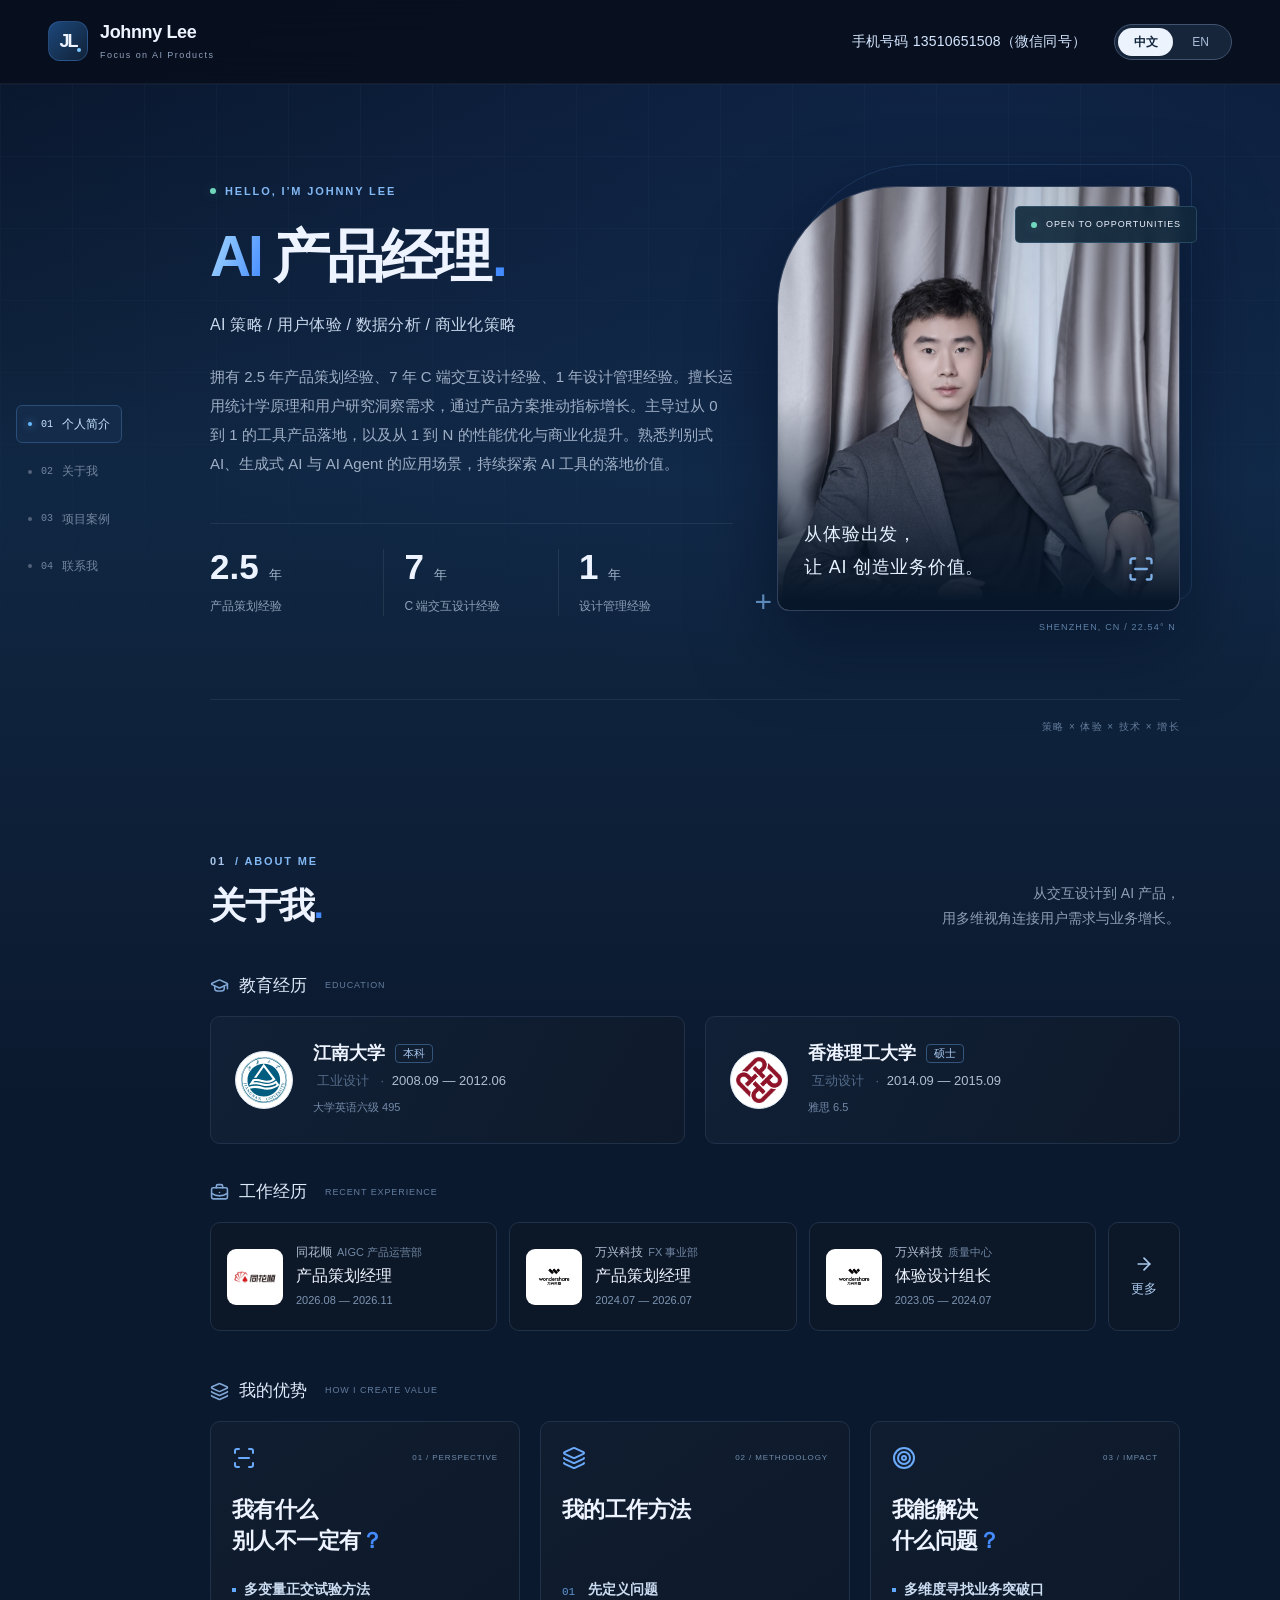
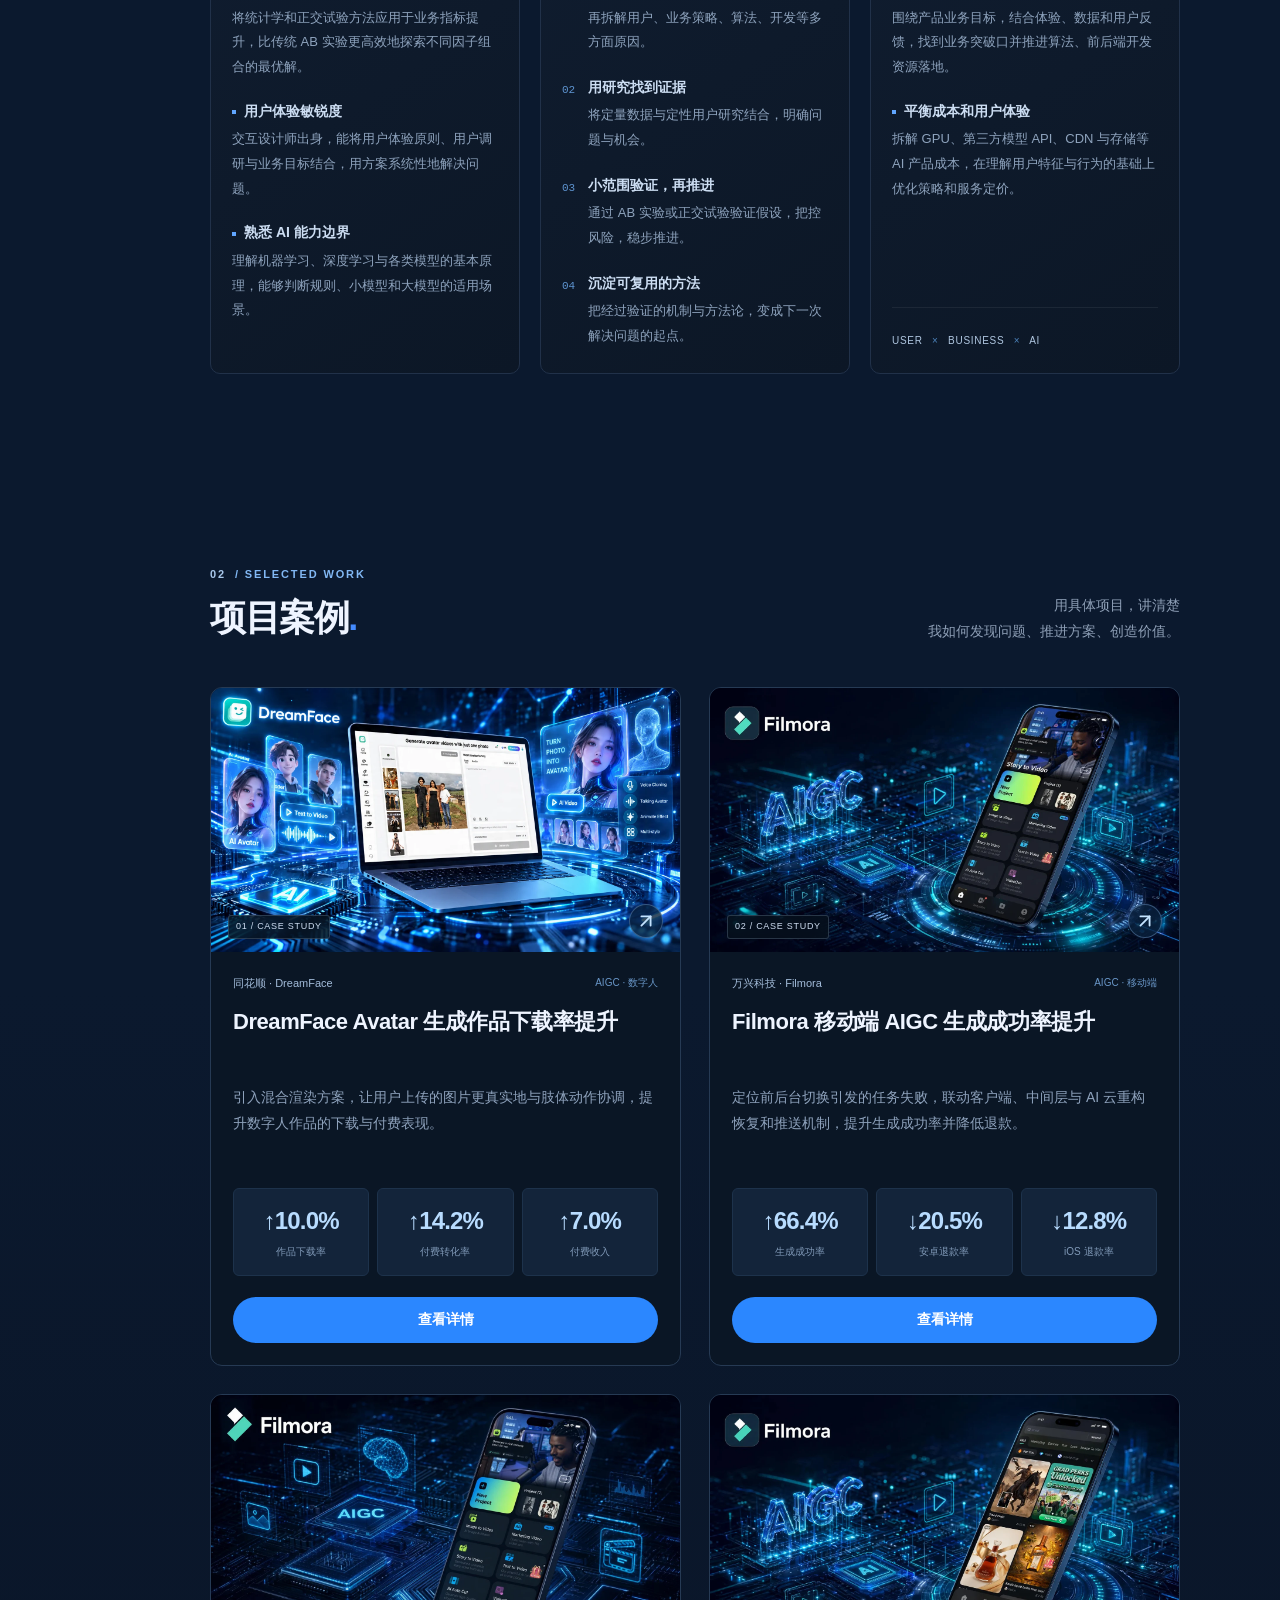
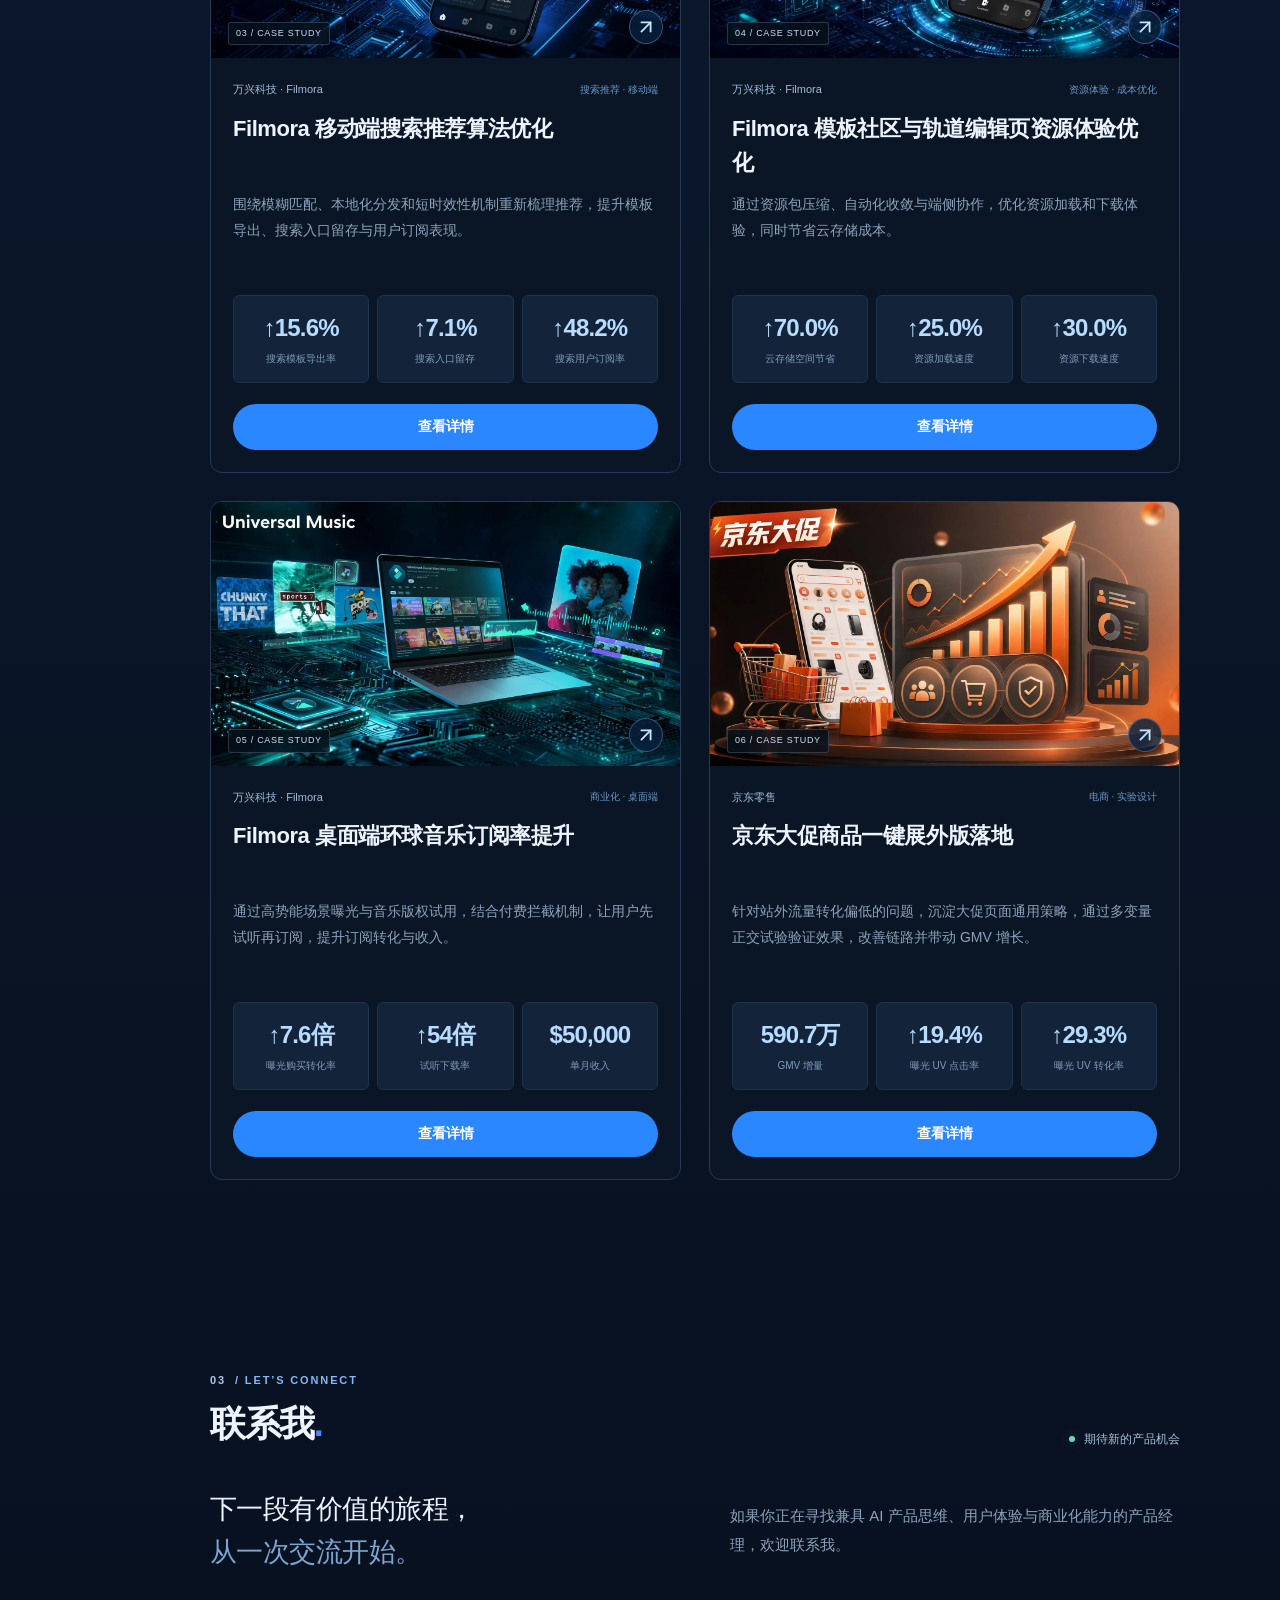
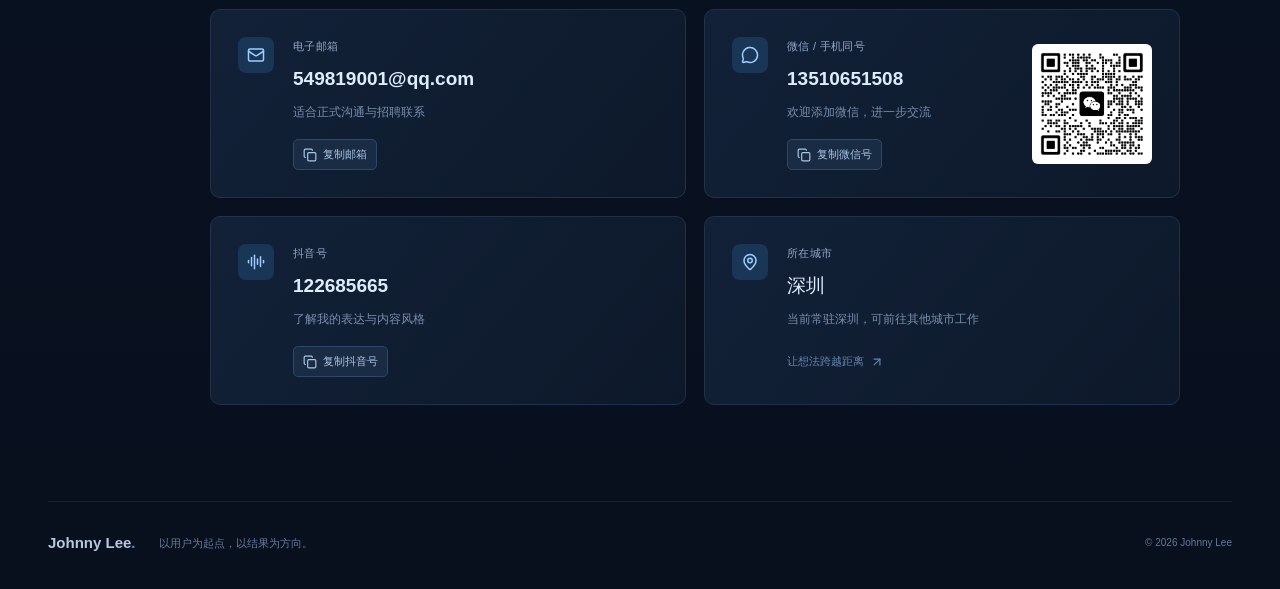
<file: index.html>
<!DOCTYPE html><html lang="zh-CN"><head><meta charSet="utf-8"/><meta name="viewport" content="width=device-width, initial-scale=1"/><title>Johnny Lee · AI 产品经理 | 个人履历与项目案例</title><meta name="description" content="Johnny Lee 的个人网站：AI 产品策略、用户体验、数据分析与商业化。了解工作经历、六个精选项目及联系方式。"/>
<link rel="stylesheet" href="style.css"><link rel="icon" href="favicon.svg"></head><body class="antialiased"><div class="home-page"><a href="#main" class="skip-link"><span class="language-zh" lang="zh-CN">跳到主要内容</span><span class="language-en" lang="en">Skip to main content</span></a><header class="site-header"><div class="header-inner"><a href="index.html" class="brand" aria-label="Johnny Lee"><span class="brand-mark">JL<span></span></span><span>Johnny Lee<small>Focus on AI Products</small></span></a><div class="header-right"><a class="header-phone" href="tel:13510651508"><span class="language-zh" lang="zh-CN">手机号码</span><span class="language-en" lang="en">Phone</span> <!-- -->13510651508<span class="language-zh" lang="zh-CN">（微信同号）</span><span class="language-en" lang="en"> (also on WeChat)</span></a><div class="language-switch" role="group" aria-label="Language"><button type="button" data-language="zh" class="active" aria-pressed="true">中文</button><button type="button" data-language="en" aria-pressed="false">EN</button></div></div></div></header><nav class="section-nav" aria-label="快速定位" data-label-zh="快速定位" data-label-en="Page navigation"><a href="#intro" class="active" aria-current="location"><span class="nav-indicator"></span><span class="nav-index">0<!-- -->1</span><span><span class="language-zh" lang="zh-CN">个人简介</span><span class="language-en" lang="en">Introduction</span></span></a><a href="#about" class=""><span class="nav-indicator"></span><span class="nav-index">0<!-- -->2</span><span><span class="language-zh" lang="zh-CN">关于我</span><span class="language-en" lang="en">About</span></span></a><a href="#projects" class=""><span class="nav-indicator"></span><span class="nav-index">0<!-- -->3</span><span><span class="language-zh" lang="zh-CN">项目案例</span><span class="language-en" lang="en">Projects</span></span></a><a href="#contact" class=""><span class="nav-indicator"></span><span class="nav-index">0<!-- -->4</span><span><span class="language-zh" lang="zh-CN">联系我</span><span class="language-en" lang="en">Contact</span></span></a></nav><main id="main"><section id="intro" class="hero"><div class="hero-grid" aria-hidden="true"></div><div class="container hero-inner"><div class="hero-copy"><p class="eyebrow"><span class="status-dot"></span> HELLO, I’M JOHNNY LEE</p><h1><span class="gradient-text">AI</span> <span class="language-zh" lang="zh-CN">产品经理</span><span class="language-en" lang="en">Product Manager</span><span class="headline-dot">.</span></h1><p class="hero-tagline"><span class="language-zh" lang="zh-CN">AI 策略 / 用户体验 / 数据分析 / 商业化策略</span><span class="language-en" lang="en">AI Strategy / User Experience / Data Analytics / Monetization</span></p><p class="hero-intro"><span class="language-zh" lang="zh-CN">拥有 2.5 年产品策划经验、7 年 C 端交互设计经验、1 年设计管理经验。擅长运用统计学原理和用户研究洞察需求，通过产品方案推动指标增长。主导过从 0 到 1 的工具产品落地，以及从 1 到 N 的性能优化与商业化提升。熟悉判别式 AI、生成式 AI 与 AI Agent 的应用场景，持续探索 AI 工具的落地价值。</span><span class="language-en" lang="en">2.5 years of product management, 7 years of consumer interaction design and 1 year of design leadership. I combine statistical analysis and user research to uncover needs and improve product outcomes. I have led products from zero to launch and improved performance and monetization as they scale. I understand discriminative AI, generative AI and AI agents, and continually explore practical AI applications.</span></p><div class="hero-stats"><div><strong>2.5<span><span class="language-zh" lang="zh-CN">年</span><span class="language-en" lang="en">years</span></span></strong><p><span class="language-zh" lang="zh-CN">产品策划经验</span><span class="language-en" lang="en">Product management</span></p></div><div><strong>7<span><span class="language-zh" lang="zh-CN">年</span><span class="language-en" lang="en">years</span></span></strong><p><span class="language-zh" lang="zh-CN">C 端交互设计经验</span><span class="language-en" lang="en">Consumer UX design</span></p></div><div><strong>1<span><span class="language-zh" lang="zh-CN">年</span><span class="language-en" lang="en">years</span></span></strong><p><span class="language-zh" lang="zh-CN">设计管理经验</span><span class="language-en" lang="en">Design management</span></p></div></div></div><div class="hero-visual"><div class="portrait-outline"></div><div class="portrait-frame"><img src="images/portrait.webp" alt="Johnny Lee 个人肖像" data-alt-zh="Johnny Lee 个人肖像" data-alt-en="Portrait of Johnny Lee" fetchPriority="high"/><div class="portrait-shade"></div><div class="portrait-caption"><span><span class="language-zh" lang="zh-CN">从体验出发，</span><span class="language-en" lang="en">Start with experience,</span><br/><span class="language-zh" lang="zh-CN">让 AI 创造业务价值。</span><span class="language-en" lang="en">let AI create business value.</span></span><svg xmlns="http://www.w3.org/2000/svg" width="28" height="28" viewBox="0 0 24 24" fill="none" stroke="currentColor" stroke-width="2" stroke-linecap="round" stroke-linejoin="round" class="lucide lucide-scan-line" aria-hidden="true"><path d="M3 7V5a2 2 0 0 1 2-2h2"></path><path d="M17 3h2a2 2 0 0 1 2 2v2"></path><path d="M21 17v2a2 2 0 0 1-2 2h-2"></path><path d="M7 21H5a2 2 0 0 1-2-2v-2"></path><path d="M7 12h10"></path></svg></div></div><div class="portrait-label"><span class="status-dot"></span> OPEN TO OPPORTUNITIES</div><span class="portrait-coordinate">SHENZHEN, CN / 22.54° N</span><div class="portrait-corner">+</div></div></div><div class="container hero-bottom"><span><span class="language-zh" lang="zh-CN">策略 × 体验 × 技术 × 增长</span><span class="language-en" lang="en">STRATEGY × EXPERIENCE × TECHNOLOGY × GROWTH</span></span></div></section><section id="about" class="section-block container"><div class="section-heading"><div><p class="eyebrow"><span>01</span> / <!-- -->ABOUT ME</p><h2><span class="language-zh" lang="zh-CN">关于我</span><span class="language-en" lang="en">About</span><span class="blue-dot">.</span></h2></div><p class="section-description"><span class="language-zh" lang="zh-CN">从交互设计到 AI 产品，</span><span class="language-en" lang="en">From interaction design to AI products,</span><br/><span class="language-zh" lang="zh-CN">用多维视角连接用户需求与业务增长。</span><span class="language-en" lang="en">connecting user needs and business growth.</span></p></div><div class="subsection-heading"><svg xmlns="http://www.w3.org/2000/svg" width="19" height="19" viewBox="0 0 24 24" fill="none" stroke="currentColor" stroke-width="2" stroke-linecap="round" stroke-linejoin="round" class="lucide lucide-graduation-cap" aria-hidden="true"><path d="M21.42 10.922a1 1 0 0 0-.019-1.838L12.83 5.18a2 2 0 0 0-1.66 0L2.6 9.08a1 1 0 0 0 0 1.832l8.57 3.908a2 2 0 0 0 1.66 0z"></path><path d="M22 10v6"></path><path d="M6 12.5V16a6 3 0 0 0 12 0v-3.5"></path></svg><h3><span class="language-zh" lang="zh-CN">教育经历</span><span class="language-en" lang="en">Education</span></h3><span>EDUCATION</span></div><div class="education-grid"><article class="education-card"><span class="school-logo"><img src="images/jiangnan.svg" alt="江南大学校徽" data-alt-zh="江南大学校徽" data-alt-en="Jiangnan University logo" width="58" height="58"/></span><div><h4><strong class="school-name"><span class="language-zh" lang="zh-CN">江南大学</span><span class="language-en" lang="en">Jiangnan University</span></strong><span class="degree-badge"><span class="language-zh" lang="zh-CN">本科</span><span class="language-en" lang="en">Bachelor’s</span></span></h4><p><span class="language-zh" lang="zh-CN">工业设计</span><span class="language-en" lang="en">Industrial Design</span><span> · </span>2008.09 — 2012.06</p><small><span class="language-zh" lang="zh-CN">大学英语六级 495</span><span class="language-en" lang="en">CET-6: 495</span></small></div></article><article class="education-card"><span class="school-logo"><img src="images/polyu.png" alt="香港理工大学校徽" data-alt-zh="香港理工大学校徽" data-alt-en="The Hong Kong Polytechnic University logo" width="58" height="58"/></span><div><h4><strong class="school-name"><span class="language-zh" lang="zh-CN">香港理工大学</span><span class="language-en" lang="en">The Hong Kong Polytechnic University</span></strong><span class="degree-badge"><span class="language-zh" lang="zh-CN">硕士</span><span class="language-en" lang="en">Master’s</span></span></h4><p><span class="language-zh" lang="zh-CN">互动设计</span><span class="language-en" lang="en">Interaction Design</span><span> · </span>2014.09 — 2015.09</p><small><span class="language-zh" lang="zh-CN">雅思 6.5</span><span class="language-en" lang="en">IELTS: 6.5</span></small></div></article></div><div class="subsection-heading career-heading"><svg xmlns="http://www.w3.org/2000/svg" width="19" height="19" viewBox="0 0 24 24" fill="none" stroke="currentColor" stroke-width="2" stroke-linecap="round" stroke-linejoin="round" class="lucide lucide-briefcase-business" aria-hidden="true"><path d="M12 12h.01"></path><path d="M16 6V4a2 2 0 0 0-2-2h-4a2 2 0 0 0-2 2v2"></path><path d="M22 13a18.15 18.15 0 0 1-20 0"></path><rect width="20" height="14" x="2" y="6" rx="2"></rect></svg><h3><span class="language-zh" lang="zh-CN">工作经历</span><span class="language-en" lang="en">Work experience</span></h3><span>RECENT EXPERIENCE</span></div><div class="career-grid"><article class="career-card"><img src="images/ths.webp" alt="同花顺标志" data-alt-zh="同花顺标志" data-alt-en="Hithink RoyalFlush logo" width="56" height="56" loading="lazy"/><div><div class="career-company"><strong class="company-name"><span class="language-zh" lang="zh-CN">同花顺</span><span class="language-en" lang="en">Hithink RoyalFlush</span></strong><span><span class="language-zh" lang="zh-CN">AIGC 产品运营部</span><span class="language-en" lang="en">AIGC Product Operations</span></span></div><h4><span class="language-zh" lang="zh-CN">产品策划经理</span><span class="language-en" lang="en">Product Manager</span></h4><p>2026.08 — 2026.11</p></div></article><article class="career-card"><img src="images/wondershare.webp" alt="万兴科技标志" data-alt-zh="万兴科技标志" data-alt-en="Wondershare logo" width="56" height="56" loading="lazy"/><div><div class="career-company"><strong class="company-name"><span class="language-zh" lang="zh-CN">万兴科技</span><span class="language-en" lang="en">Wondershare</span></strong><span><span class="language-zh" lang="zh-CN">FX 事业部</span><span class="language-en" lang="en">FX Business Unit</span></span></div><h4><span class="language-zh" lang="zh-CN">产品策划经理</span><span class="language-en" lang="en">Product Manager</span></h4><p>2024.07 — 2026.07</p></div></article><article class="career-card"><img src="images/wondershare.webp" alt="万兴科技标志" data-alt-zh="万兴科技标志" data-alt-en="Wondershare logo" width="56" height="56" loading="lazy"/><div><div class="career-company"><strong class="company-name"><span class="language-zh" lang="zh-CN">万兴科技</span><span class="language-en" lang="en">Wondershare</span></strong><span><span class="language-zh" lang="zh-CN">质量中心</span><span class="language-en" lang="en">Quality Center</span></span></div><h4><span class="language-zh" lang="zh-CN">体验设计组长</span><span class="language-en" lang="en">UX Design Team Lead</span></h4><p>2023.05 — 2024.07</p></div></article><a href="experience.html" class="career-more" aria-label="查看全部工作经历" data-label-zh="查看全部工作经历" data-label-en="View all work experience"><svg xmlns="http://www.w3.org/2000/svg" width="20" height="20" viewBox="0 0 24 24" fill="none" stroke="currentColor" stroke-width="2" stroke-linecap="round" stroke-linejoin="round" class="lucide lucide-arrow-right" aria-hidden="true"><path d="M5 12h14"></path><path d="m12 5 7 7-7 7"></path></svg><span><span class="language-zh" lang="zh-CN">更多</span><span class="language-en" lang="en">More</span></span></a></div><div class="subsection-heading advantage-heading"><svg xmlns="http://www.w3.org/2000/svg" width="19" height="19" viewBox="0 0 24 24" fill="none" stroke="currentColor" stroke-width="2" stroke-linecap="round" stroke-linejoin="round" class="lucide lucide-layers lucide-layers-3" aria-hidden="true"><path d="M12.83 2.18a2 2 0 0 0-1.66 0L2.6 6.08a1 1 0 0 0 0 1.83l8.58 3.91a2 2 0 0 0 1.66 0l8.58-3.9a1 1 0 0 0 0-1.83z"></path><path d="M2 12a1 1 0 0 0 .58.91l8.6 3.91a2 2 0 0 0 1.65 0l8.58-3.9A1 1 0 0 0 22 12"></path><path d="M2 17a1 1 0 0 0 .58.91l8.6 3.91a2 2 0 0 0 1.65 0l8.58-3.9A1 1 0 0 0 22 17"></path></svg><h3><span class="language-zh" lang="zh-CN">我的优势</span><span class="language-en" lang="en">My strengths</span></h3><span>HOW I CREATE VALUE</span></div><div class="advantage-grid"><article class="advantage-card"><div class="advantage-top"><svg xmlns="http://www.w3.org/2000/svg" width="24" height="24" viewBox="0 0 24 24" fill="none" stroke="currentColor" stroke-width="2" stroke-linecap="round" stroke-linejoin="round" class="lucide lucide-scan-line" aria-hidden="true"><path d="M3 7V5a2 2 0 0 1 2-2h2"></path><path d="M17 3h2a2 2 0 0 1 2 2v2"></path><path d="M21 17v2a2 2 0 0 1-2 2h-2"></path><path d="M7 21H5a2 2 0 0 1-2-2v-2"></path><path d="M7 12h10"></path></svg><span>01 / PERSPECTIVE</span></div><h3><span class="language-zh" lang="zh-CN">我有什么</span><span class="language-en" lang="en">What I bring</span><br/><span class="language-zh" lang="zh-CN">别人不一定有</span><span class="language-en" lang="en">to the table</span><span class="blue-dot"><span class="language-zh" lang="zh-CN">？</span><span class="language-en" lang="en">?</span></span></h3><div class="insight-list"><div><h4><span class="language-zh" lang="zh-CN">多变量正交试验方法</span><span class="language-en" lang="en">Multivariable orthogonal testing</span></h4><p><span class="language-zh" lang="zh-CN">将统计学和正交试验方法应用于业务指标提升，比传统 AB 实验更高效地探索不同因子组合的最优解。</span><span class="language-en" lang="en">Apply statistics and orthogonal experiments to business metrics, efficiently exploring combinations of factors beyond conventional A/B tests.</span></p></div><div><h4><span class="language-zh" lang="zh-CN">用户体验敏锐度</span><span class="language-en" lang="en">A keen eye for user experience</span></h4><p><span class="language-zh" lang="zh-CN">交互设计师出身，能将用户体验原则、用户调研与业务目标结合，用方案系统性地解决问题。</span><span class="language-en" lang="en">Combine interaction design, research and business goals to solve problems systematically.</span></p></div><div><h4><span class="language-zh" lang="zh-CN">熟悉 AI 能力边界</span><span class="language-en" lang="en">Understanding AI’s limits</span></h4><p><span class="language-zh" lang="zh-CN">理解机器学习、深度学习与各类模型的基本原理，能够判断规则、小模型和大模型的适用场景。</span><span class="language-en" lang="en">Understand the fundamentals of machine learning, deep learning and different models, and when to use rules, smaller models or large models.</span></p></div></div></article><article class="advantage-card"><div class="advantage-top"><svg xmlns="http://www.w3.org/2000/svg" width="24" height="24" viewBox="0 0 24 24" fill="none" stroke="currentColor" stroke-width="2" stroke-linecap="round" stroke-linejoin="round" class="lucide lucide-layers lucide-layers-3" aria-hidden="true"><path d="M12.83 2.18a2 2 0 0 0-1.66 0L2.6 6.08a1 1 0 0 0 0 1.83l8.58 3.91a2 2 0 0 0 1.66 0l8.58-3.9a1 1 0 0 0 0-1.83z"></path><path d="M2 12a1 1 0 0 0 .58.91l8.6 3.91a2 2 0 0 0 1.65 0l8.58-3.9A1 1 0 0 0 22 12"></path><path d="M2 17a1 1 0 0 0 .58.91l8.6 3.91a2 2 0 0 0 1.65 0l8.58-3.9A1 1 0 0 0 22 17"></path></svg><span>02 / METHODOLOGY</span></div><h3><span class="language-zh" lang="zh-CN">我的工作方法</span><span class="language-en" lang="en">How I work</span></h3><div class="method-steps"><div><span>0<!-- -->1</span><div><h4><span class="language-zh" lang="zh-CN">先定义问题</span><span class="language-en" lang="en">Define the problem first</span></h4><p><span class="language-zh" lang="zh-CN">再拆解用户、业务策略、算法、开发等多方面原因。</span><span class="language-en" lang="en">Then examine user needs, business strategy, algorithms and engineering constraints.</span></p></div></div><div><span>0<!-- -->2</span><div><h4><span class="language-zh" lang="zh-CN">用研究找到证据</span><span class="language-en" lang="en">Find evidence through research</span></h4><p><span class="language-zh" lang="zh-CN">将定量数据与定性用户研究结合，明确问题与机会。</span><span class="language-en" lang="en">Combine quantitative data with qualitative user research to identify problems and opportunities.</span></p></div></div><div><span>0<!-- -->3</span><div><h4><span class="language-zh" lang="zh-CN">小范围验证，再推进</span><span class="language-en" lang="en">Validate on a small scale</span></h4><p><span class="language-zh" lang="zh-CN">通过 AB 实验或正交试验验证假设，把控风险，稳步推进。</span><span class="language-en" lang="en">Use A/B or orthogonal experiments to test assumptions, manage risk and progress steadily.</span></p></div></div><div><span>0<!-- -->4</span><div><h4><span class="language-zh" lang="zh-CN">沉淀可复用的方法</span><span class="language-en" lang="en">Build reusable methods</span></h4><p><span class="language-zh" lang="zh-CN">把经过验证的机制与方法论，变成下一次解决问题的起点。</span><span class="language-en" lang="en">Turn proven mechanisms and practices into a starting point for the next problem.</span></p></div></div></div></article><article class="advantage-card"><div class="advantage-top"><svg xmlns="http://www.w3.org/2000/svg" width="24" height="24" viewBox="0 0 24 24" fill="none" stroke="currentColor" stroke-width="2" stroke-linecap="round" stroke-linejoin="round" class="lucide lucide-target" aria-hidden="true"><circle cx="12" cy="12" r="10"></circle><circle cx="12" cy="12" r="6"></circle><circle cx="12" cy="12" r="2"></circle></svg><span>03 / IMPACT</span></div><h3><span class="language-zh" lang="zh-CN">我能解决</span><span class="language-en" lang="en">Problems I</span><br/><span class="language-zh" lang="zh-CN">什么问题</span><span class="language-en" lang="en">help solve</span><span class="blue-dot"><span class="language-zh" lang="zh-CN">？</span><span class="language-en" lang="en">?</span></span></h3><div class="insight-list"><div><h4><span class="language-zh" lang="zh-CN">多维度寻找业务突破口</span><span class="language-en" lang="en">Find business opportunities from multiple angles</span></h4><p><span class="language-zh" lang="zh-CN">围绕产品业务目标，结合体验、数据和用户反馈，找到业务突破口并推进算法、前后端开发资源落地。</span><span class="language-en" lang="en">Connect business goals with user experience, data and feedback; align algorithm and engineering teams to deliver solutions.</span></p></div><div><h4><span class="language-zh" lang="zh-CN">平衡成本和用户体验</span><span class="language-en" lang="en">Balance costs and user experience</span></h4><p><span class="language-zh" lang="zh-CN">拆解 GPU、第三方模型 API、CDN 与存储等 AI 产品成本，在理解用户特征与行为的基础上优化策略和服务定价。</span><span class="language-en" lang="en">Break down GPU, model API, CDN and storage costs, then use user behavior to improve product strategy and pricing.</span></p></div></div><div class="impact-formula">USER <span>×</span> BUSINESS <span>×</span> AI</div></article></div></section><section id="projects" class="projects-section"><div class="container section-block"><div class="section-heading"><div><p class="eyebrow"><span>02</span> / <!-- -->SELECTED WORK</p><h2><span class="language-zh" lang="zh-CN">项目案例</span><span class="language-en" lang="en">Projects</span><span class="blue-dot">.</span></h2></div><p class="section-description"><span class="language-zh" lang="zh-CN">用具体项目，讲清楚</span><span class="language-en" lang="en">A closer look at how I</span><br/><span class="language-zh" lang="zh-CN">我如何发现问题、推进方案、创造价值。</span><span class="language-en" lang="en">identify problems, ship solutions and create value.</span></p></div><div class="project-grid"><article class="project-card"><a href="project-dreamface-avatar.html" class="project-cover" aria-label="查看DreamFace Avatar 生成作品下载率提升" data-label-zh="查看DreamFace Avatar 生成作品下载率提升" data-label-en="View DreamFace Avatar: increasing video downloads"><img src="images/dreamface.webp" alt="DreamFace Avatar 生成作品下载率提升" data-alt-zh="DreamFace Avatar 生成作品下载率提升" data-alt-en="DreamFace Avatar: increasing video downloads" width="960" height="540" loading="lazy"/><span class="project-index">0<!-- -->1<!-- --> / CASE STUDY</span><span class="cover-arrow"><svg xmlns="http://www.w3.org/2000/svg" width="22" height="22" viewBox="0 0 24 24" fill="none" stroke="currentColor" stroke-width="2" stroke-linecap="round" stroke-linejoin="round" class="lucide lucide-arrow-up-right" aria-hidden="true"><path d="M7 7h10v10"></path><path d="M7 17 17 7"></path></svg></span></a><div class="project-body"><div class="project-meta"><span><span class="language-zh" lang="zh-CN">同花顺 · DreamFace</span><span class="language-en" lang="en">Hithink RoyalFlush · DreamFace</span></span><span><span class="language-zh" lang="zh-CN">AIGC · 数字人</span><span class="language-en" lang="en">AIGC · Digital avatars</span></span></div><h3><a href="project-dreamface-avatar.html"><span class="language-zh" lang="zh-CN">DreamFace Avatar 生成作品下载率提升</span><span class="language-en" lang="en">DreamFace Avatar: increasing video downloads</span></a></h3><p class="project-summary"><span class="language-zh" lang="zh-CN">引入混合渲染方案，让用户上传的图片更真实地与肢体动作协调，提升数字人作品的下载与付费表现。</span><span class="language-en" lang="en">Introduced a hybrid rendering approach to coordinate uploaded portraits with body movements and improve digital avatar downloads and paid performance.</span></p><div class="metrics "><div><strong>↑10.0%</strong><span><span class="language-zh" lang="zh-CN">作品下载率</span><span class="language-en" lang="en">Video download rate</span></span></div><div><strong>↑14.2%</strong><span><span class="language-zh" lang="zh-CN">付费转化率</span><span class="language-en" lang="en">Paid conversion rate</span></span></div><div><strong>↑7.0%</strong><span><span class="language-zh" lang="zh-CN">付费收入</span><span class="language-en" lang="en">Paid revenue</span></span></div></div><a href="project-dreamface-avatar.html" class="project-link"><span class="language-zh" lang="zh-CN">查看详情</span><span class="language-en" lang="en">View case study</span></a></div></article><article class="project-card"><a href="project-filmora-aigc.html" class="project-cover" aria-label="查看Filmora 移动端 AIGC 生成成功率提升" data-label-zh="查看Filmora 移动端 AIGC 生成成功率提升" data-label-en="View Filmora mobile AIGC generation success"><img src="images/filmora-ai.webp" alt="Filmora 移动端 AIGC 生成成功率提升" data-alt-zh="Filmora 移动端 AIGC 生成成功率提升" data-alt-en="Filmora mobile AIGC generation success" width="960" height="540" loading="lazy"/><span class="project-index">0<!-- -->2<!-- --> / CASE STUDY</span><span class="cover-arrow"><svg xmlns="http://www.w3.org/2000/svg" width="22" height="22" viewBox="0 0 24 24" fill="none" stroke="currentColor" stroke-width="2" stroke-linecap="round" stroke-linejoin="round" class="lucide lucide-arrow-up-right" aria-hidden="true"><path d="M7 7h10v10"></path><path d="M7 17 17 7"></path></svg></span></a><div class="project-body"><div class="project-meta"><span><span class="language-zh" lang="zh-CN">万兴科技 · Filmora</span><span class="language-en" lang="en">Wondershare · Filmora</span></span><span><span class="language-zh" lang="zh-CN">AIGC · 移动端</span><span class="language-en" lang="en">AIGC · Mobile</span></span></div><h3><a href="project-filmora-aigc.html"><span class="language-zh" lang="zh-CN">Filmora 移动端 AIGC 生成成功率提升</span><span class="language-en" lang="en">Filmora mobile AIGC generation success</span></a></h3><p class="project-summary"><span class="language-zh" lang="zh-CN">定位前后台切换引发的任务失败，联动客户端、中间层与 AI 云重构恢复和推送机制，提升生成成功率并降低退款。</span><span class="language-en" lang="en">Traced task failures caused by foreground and background switching, then aligned client, middleware and AI cloud teams to improve recovery and reduce refunds.</span></p><div class="metrics "><div><strong>↑66.4%</strong><span><span class="language-zh" lang="zh-CN">生成成功率</span><span class="language-en" lang="en">Generation success rate</span></span></div><div><strong>↓20.5%</strong><span><span class="language-zh" lang="zh-CN">安卓退款率</span><span class="language-en" lang="en">Android refund rate</span></span></div><div><strong>↓12.8%</strong><span><span class="language-zh" lang="zh-CN">iOS 退款率</span><span class="language-en" lang="en">iOS refund rate</span></span></div></div><a href="project-filmora-aigc.html" class="project-link"><span class="language-zh" lang="zh-CN">查看详情</span><span class="language-en" lang="en">View case study</span></a></div></article><article class="project-card"><a href="project-filmora-search.html" class="project-cover" aria-label="查看Filmora 移动端搜索推荐算法优化" data-label-zh="查看Filmora 移动端搜索推荐算法优化" data-label-en="View Filmora mobile search and recommendation optimization"><img src="images/filmora-search.webp" alt="Filmora 移动端搜索推荐算法优化" data-alt-zh="Filmora 移动端搜索推荐算法优化" data-alt-en="Filmora mobile search and recommendation optimization" width="960" height="540" loading="lazy"/><span class="project-index">0<!-- -->3<!-- --> / CASE STUDY</span><span class="cover-arrow"><svg xmlns="http://www.w3.org/2000/svg" width="22" height="22" viewBox="0 0 24 24" fill="none" stroke="currentColor" stroke-width="2" stroke-linecap="round" stroke-linejoin="round" class="lucide lucide-arrow-up-right" aria-hidden="true"><path d="M7 7h10v10"></path><path d="M7 17 17 7"></path></svg></span></a><div class="project-body"><div class="project-meta"><span><span class="language-zh" lang="zh-CN">万兴科技 · Filmora</span><span class="language-en" lang="en">Wondershare · Filmora</span></span><span><span class="language-zh" lang="zh-CN">搜索推荐 · 移动端</span><span class="language-en" lang="en">Search and recommendations · Mobile</span></span></div><h3><a href="project-filmora-search.html"><span class="language-zh" lang="zh-CN">Filmora 移动端搜索推荐算法优化</span><span class="language-en" lang="en">Filmora mobile search and recommendation optimization</span></a></h3><p class="project-summary"><span class="language-zh" lang="zh-CN">围绕模糊匹配、本地化分发和短时效性机制重新梳理推荐，提升模板导出、搜索入口留存与用户订阅表现。</span><span class="language-en" lang="en">Improved search and recommendation with fuzzy matching, localized delivery and recency rules to increase exports, retention and subscriptions.</span></p><div class="metrics "><div><strong>↑15.6%</strong><span><span class="language-zh" lang="zh-CN">搜索模板导出率</span><span class="language-en" lang="en">Search template export rate</span></span></div><div><strong>↑7.1%</strong><span><span class="language-zh" lang="zh-CN">搜索入口留存</span><span class="language-en" lang="en">Search retention</span></span></div><div><strong>↑48.2%</strong><span><span class="language-zh" lang="zh-CN">搜索用户订阅率</span><span class="language-en" lang="en">Search user subscription rate</span></span></div></div><a href="project-filmora-search.html" class="project-link"><span class="language-zh" lang="zh-CN">查看详情</span><span class="language-en" lang="en">View case study</span></a></div></article><article class="project-card"><a href="project-filmora-resources.html" class="project-cover" aria-label="查看Filmora 模板社区与轨道编辑页资源体验优化" data-label-zh="查看Filmora 模板社区与轨道编辑页资源体验优化" data-label-en="View Filmora template community and timeline asset experience"><img src="images/filmora-community.webp" alt="Filmora 模板社区与轨道编辑页资源体验优化" data-alt-zh="Filmora 模板社区与轨道编辑页资源体验优化" data-alt-en="Filmora template community and timeline asset experience" width="960" height="540" loading="lazy"/><span class="project-index">0<!-- -->4<!-- --> / CASE STUDY</span><span class="cover-arrow"><svg xmlns="http://www.w3.org/2000/svg" width="22" height="22" viewBox="0 0 24 24" fill="none" stroke="currentColor" stroke-width="2" stroke-linecap="round" stroke-linejoin="round" class="lucide lucide-arrow-up-right" aria-hidden="true"><path d="M7 7h10v10"></path><path d="M7 17 17 7"></path></svg></span></a><div class="project-body"><div class="project-meta"><span><span class="language-zh" lang="zh-CN">万兴科技 · Filmora</span><span class="language-en" lang="en">Wondershare · Filmora</span></span><span><span class="language-zh" lang="zh-CN">资源体验 · 成本优化</span><span class="language-en" lang="en">Asset experience · Cost optimization</span></span></div><h3><a href="project-filmora-resources.html"><span class="language-zh" lang="zh-CN">Filmora 模板社区与轨道编辑页资源体验优化</span><span class="language-en" lang="en">Filmora template community and timeline asset experience</span></a></h3><p class="project-summary"><span class="language-zh" lang="zh-CN">通过资源包压缩、自动化收敛与端侧协作，优化资源加载和下载体验，同时节省云存储成本。</span><span class="language-en" lang="en">Improved asset loading and downloads through compression, automated validation and client-side collaboration while reducing cloud storage costs.</span></p><div class="metrics "><div><strong>↑70.0%</strong><span><span class="language-zh" lang="zh-CN">云存储空间节省</span><span class="language-en" lang="en">Cloud storage saved</span></span></div><div><strong>↑25.0%</strong><span><span class="language-zh" lang="zh-CN">资源加载速度</span><span class="language-en" lang="en">Asset loading speed</span></span></div><div><strong>↑30.0%</strong><span><span class="language-zh" lang="zh-CN">资源下载速度</span><span class="language-en" lang="en">Asset download speed</span></span></div></div><a href="project-filmora-resources.html" class="project-link"><span class="language-zh" lang="zh-CN">查看详情</span><span class="language-en" lang="en">View case study</span></a></div></article><article class="project-card"><a href="project-filmora-music.html" class="project-cover" aria-label="查看Filmora 桌面端环球音乐订阅率提升" data-label-zh="查看Filmora 桌面端环球音乐订阅率提升" data-label-en="View Filmora desktop: increasing Universal Music subscriptions"><img src="images/music.webp" alt="Filmora 桌面端环球音乐订阅率提升" data-alt-zh="Filmora 桌面端环球音乐订阅率提升" data-alt-en="Filmora desktop: increasing Universal Music subscriptions" width="960" height="540" loading="lazy"/><span class="project-index">0<!-- -->5<!-- --> / CASE STUDY</span><span class="cover-arrow"><svg xmlns="http://www.w3.org/2000/svg" width="22" height="22" viewBox="0 0 24 24" fill="none" stroke="currentColor" stroke-width="2" stroke-linecap="round" stroke-linejoin="round" class="lucide lucide-arrow-up-right" aria-hidden="true"><path d="M7 7h10v10"></path><path d="M7 17 17 7"></path></svg></span></a><div class="project-body"><div class="project-meta"><span><span class="language-zh" lang="zh-CN">万兴科技 · Filmora</span><span class="language-en" lang="en">Wondershare · Filmora</span></span><span><span class="language-zh" lang="zh-CN">商业化 · 桌面端</span><span class="language-en" lang="en">Monetization · Desktop</span></span></div><h3><a href="project-filmora-music.html"><span class="language-zh" lang="zh-CN">Filmora 桌面端环球音乐订阅率提升</span><span class="language-en" lang="en">Filmora desktop: increasing Universal Music subscriptions</span></a></h3><p class="project-summary"><span class="language-zh" lang="zh-CN">通过高势能场景曝光与音乐版权试用，结合付费拦截机制，让用户先试听再订阅，提升订阅转化与收入。</span><span class="language-en" lang="en">Increased subscription conversion and revenue by improving music exposure, enabling trials and moving the paywall later in the workflow.</span></p><div class="metrics "><div><strong><span class="language-zh" lang="zh-CN">↑7.6倍</span><span class="language-en" lang="en">↑7.6×</span></strong><span><span class="language-zh" lang="zh-CN">曝光购买转化率</span><span class="language-en" lang="en">Exposure-to-purchase rate</span></span></div><div><strong><span class="language-zh" lang="zh-CN">↑54倍</span><span class="language-en" lang="en">↑54×</span></strong><span><span class="language-zh" lang="zh-CN">试听下载率</span><span class="language-en" lang="en">Listening download rate</span></span></div><div><strong>$50,000</strong><span><span class="language-zh" lang="zh-CN">单月收入</span><span class="language-en" lang="en">Monthly revenue</span></span></div></div><a href="project-filmora-music.html" class="project-link"><span class="language-zh" lang="zh-CN">查看详情</span><span class="language-en" lang="en">View case study</span></a></div></article><article class="project-card"><a href="project-jd-campaign.html" class="project-cover" aria-label="查看京东大促商品一键展外版落地" data-label-zh="查看京东大促商品一键展外版落地" data-label-en="View JD shopping festival external campaign pages"><img src="images/jd.webp" alt="京东大促商品一键展外版落地" data-alt-zh="京东大促商品一键展外版落地" data-alt-en="JD shopping festival external campaign pages" width="960" height="540" loading="lazy"/><span class="project-index">0<!-- -->6<!-- --> / CASE STUDY</span><span class="cover-arrow"><svg xmlns="http://www.w3.org/2000/svg" width="22" height="22" viewBox="0 0 24 24" fill="none" stroke="currentColor" stroke-width="2" stroke-linecap="round" stroke-linejoin="round" class="lucide lucide-arrow-up-right" aria-hidden="true"><path d="M7 7h10v10"></path><path d="M7 17 17 7"></path></svg></span></a><div class="project-body"><div class="project-meta"><span><span class="language-zh" lang="zh-CN">京东零售</span><span class="language-en" lang="en">JD Retail</span></span><span><span class="language-zh" lang="zh-CN">电商 · 实验设计</span><span class="language-en" lang="en">E-commerce · Experiment design</span></span></div><h3><a href="project-jd-campaign.html"><span class="language-zh" lang="zh-CN">京东大促商品一键展外版落地</span><span class="language-en" lang="en">JD shopping festival external campaign pages</span></a></h3><p class="project-summary"><span class="language-zh" lang="zh-CN">针对站外流量转化偏低的问题，沉淀大促页面通用策略，通过多变量正交试验验证效果，改善链路并带动 GMV 增长。</span><span class="language-en" lang="en">Addressed low conversion from external traffic with reusable campaign strategies and multivariable orthogonal experiments, increasing GMV.</span></p><div class="metrics "><div><strong><span class="language-zh" lang="zh-CN">590.7万</span><span class="language-en" lang="en">5.907M</span></strong><span><span class="language-zh" lang="zh-CN">GMV 增量</span><span class="language-en" lang="en">Incremental GMV</span></span></div><div><strong>↑19.4%</strong><span><span class="language-zh" lang="zh-CN">曝光 UV 点击率</span><span class="language-en" lang="en">Exposed-user click-through rate</span></span></div><div><strong>↑29.3%</strong><span><span class="language-zh" lang="zh-CN">曝光 UV 转化率</span><span class="language-en" lang="en">Exposed-user conversion rate</span></span></div></div><a href="project-jd-campaign.html" class="project-link"><span class="language-zh" lang="zh-CN">查看详情</span><span class="language-en" lang="en">View case study</span></a></div></article></div></div></section><section id="contact" class="container section-block contact-section"><div class="section-heading"><div><p class="eyebrow"><span>03</span> / <!-- -->LET’S CONNECT</p><h2><span class="language-zh" lang="zh-CN">联系我</span><span class="language-en" lang="en">Contact</span><span class="blue-dot">.</span></h2></div><span class="contact-status"><span class="status-dot"></span> <span class="language-zh" lang="zh-CN">期待新的产品机会</span><span class="language-en" lang="en">Open to new opportunities</span></span></div><div class="contact-intro"><h3><span class="language-zh" lang="zh-CN">下一段有价值的旅程，</span><span class="language-en" lang="en">The next meaningful chapter</span><br/><span><span class="language-zh" lang="zh-CN">从一次交流开始。</span><span class="language-en" lang="en">starts with a conversation.</span></span></h3><p><span class="language-zh" lang="zh-CN">如果你正在寻找兼具 AI 产品思维、用户体验与商业化能力的产品经理，欢迎联系我。</span><span class="language-en" lang="en">If you are looking for a product manager who combines AI product thinking, user experience and monetization, I would love to connect.</span></p></div><div class="contact-grid"><article class="contact-card"><svg xmlns="http://www.w3.org/2000/svg" width="24" height="24" viewBox="0 0 24 24" fill="none" stroke="currentColor" stroke-width="2" stroke-linecap="round" stroke-linejoin="round" class="lucide lucide-mail" aria-hidden="true"><path d="m22 7-8.991 5.727a2 2 0 0 1-2.009 0L2 7"></path><rect x="2" y="4" width="20" height="16" rx="2"></rect></svg><div><span class="contact-label"><span class="language-zh" lang="zh-CN">电子邮箱</span><span class="language-en" lang="en">Email</span></span><a class="contact-value" href="mailto:549819001@qq.com">549819001@qq.com</a><p><span class="language-zh" lang="zh-CN">适合正式沟通与招聘联系</span><span class="language-en" lang="en">For recruiting and professional inquiries</span></p><button class="copy-button"><svg xmlns="http://www.w3.org/2000/svg" width="14" height="14" viewBox="0 0 24 24" fill="none" stroke="currentColor" stroke-width="2" stroke-linecap="round" stroke-linejoin="round" class="lucide lucide-copy" aria-hidden="true"><rect width="14" height="14" x="8" y="8" rx="2" ry="2"></rect><path d="M4 16c-1.1 0-2-.9-2-2V4c0-1.1.9-2 2-2h10c1.1 0 2 .9 2 2"></path></svg> <span class="language-zh" lang="zh-CN">复制邮箱</span><span class="language-en" lang="en">Copy email</span></button></div></article><article class="contact-card wechat-card"><svg xmlns="http://www.w3.org/2000/svg" width="24" height="24" viewBox="0 0 24 24" fill="none" stroke="currentColor" stroke-width="2" stroke-linecap="round" stroke-linejoin="round" class="lucide lucide-message-circle" aria-hidden="true"><path d="M2.992 16.342a2 2 0 0 1 .094 1.167l-1.065 3.29a1 1 0 0 0 1.236 1.168l3.413-.998a2 2 0 0 1 1.099.092 10 10 0 1 0-4.777-4.719"></path></svg><div><span class="contact-label"><span class="language-zh" lang="zh-CN">微信 / 手机同号</span><span class="language-en" lang="en">WeChat / phone</span></span><a class="contact-value" href="tel:13510651508">13510651508</a><p><span class="language-zh" lang="zh-CN">欢迎添加微信，进一步交流</span><span class="language-en" lang="en">Connect with me on WeChat</span></p><button class="copy-button"><svg xmlns="http://www.w3.org/2000/svg" width="14" height="14" viewBox="0 0 24 24" fill="none" stroke="currentColor" stroke-width="2" stroke-linecap="round" stroke-linejoin="round" class="lucide lucide-copy" aria-hidden="true"><rect width="14" height="14" x="8" y="8" rx="2" ry="2"></rect><path d="M4 16c-1.1 0-2-.9-2-2V4c0-1.1.9-2 2-2h10c1.1 0 2 .9 2 2"></path></svg> <span class="language-zh" lang="zh-CN">复制微信号</span><span class="language-en" lang="en">Copy WeChat ID</span></button></div><img class="wechat-qr" src="images/wechat-qr.png" alt="微信二维码，扫码添加 Johnny Lee" data-alt-zh="微信二维码，扫码添加 Johnny Lee" data-alt-en="Scan the WeChat QR code to connect with Johnny Lee" width="120" height="120"/></article><article class="contact-card"><svg xmlns="http://www.w3.org/2000/svg" width="24" height="24" viewBox="0 0 24 24" fill="none" stroke="currentColor" stroke-width="2" stroke-linecap="round" stroke-linejoin="round" class="lucide lucide-audio-lines" aria-hidden="true"><path d="M2 10v3"></path><path d="M6 6v11"></path><path d="M10 3v18"></path><path d="M14 8v7"></path><path d="M18 5v13"></path><path d="M22 10v3"></path></svg><div><span class="contact-label"><span class="language-zh" lang="zh-CN">抖音号</span><span class="language-en" lang="en">Douyin</span></span><span class="contact-value">122685665</span><p><span class="language-zh" lang="zh-CN">了解我的表达与内容风格</span><span class="language-en" lang="en">Explore my content and ideas</span></p><button class="copy-button"><svg xmlns="http://www.w3.org/2000/svg" width="14" height="14" viewBox="0 0 24 24" fill="none" stroke="currentColor" stroke-width="2" stroke-linecap="round" stroke-linejoin="round" class="lucide lucide-copy" aria-hidden="true"><rect width="14" height="14" x="8" y="8" rx="2" ry="2"></rect><path d="M4 16c-1.1 0-2-.9-2-2V4c0-1.1.9-2 2-2h10c1.1 0 2 .9 2 2"></path></svg> <span class="language-zh" lang="zh-CN">复制抖音号</span><span class="language-en" lang="en">Copy Douyin ID</span></button></div></article><article class="contact-card"><svg xmlns="http://www.w3.org/2000/svg" width="24" height="24" viewBox="0 0 24 24" fill="none" stroke="currentColor" stroke-width="2" stroke-linecap="round" stroke-linejoin="round" class="lucide lucide-map-pin" aria-hidden="true"><path d="M20 10c0 4.993-5.539 10.193-7.399 11.799a1 1 0 0 1-1.202 0C9.539 20.193 4 14.993 4 10a8 8 0 0 1 16 0"></path><circle cx="12" cy="10" r="3"></circle></svg><div><span class="contact-label"><span class="language-zh" lang="zh-CN">所在城市</span><span class="language-en" lang="en">Location</span></span><span class="contact-value"><span class="language-zh" lang="zh-CN">深圳</span><span class="language-en" lang="en">Shenzhen</span></span><p><span class="language-zh" lang="zh-CN">当前常驻深圳，可前往其他城市工作</span><span class="language-en" lang="en">Based in Shenzhen; open to working in other cities</span></p><span class="location-note"><span class="language-zh" lang="zh-CN">让想法跨越距离</span><span class="language-en" lang="en">Ideas travel beyond borders</span> <svg xmlns="http://www.w3.org/2000/svg" width="14" height="14" viewBox="0 0 24 24" fill="none" stroke="currentColor" stroke-width="2" stroke-linecap="round" stroke-linejoin="round" class="lucide lucide-arrow-up-right" aria-hidden="true"><path d="M7 7h10v10"></path><path d="M7 17 17 7"></path></svg></span></div></article></div></section></main><footer class="site-footer"><div><span class="footer-brand">Johnny Lee<span class="blue-dot">.</span></span><span><span class="language-zh" lang="zh-CN">以用户为起点，以结果为方向。</span><span class="language-en" lang="en">Start with users. Deliver outcomes.</span></span></div><div><small>© <!-- -->2026<!-- --> Johnny Lee</small></div></footer><button class="back-top " aria-label="返回顶部" data-label-zh="返回顶部" data-label-en="Back to top" tabindex="-1"><svg xmlns="http://www.w3.org/2000/svg" width="19" height="19" viewBox="0 0 24 24" fill="none" stroke="currentColor" stroke-width="2" stroke-linecap="round" stroke-linejoin="round" class="lucide lucide-arrow-up" aria-hidden="true"><path d="m5 12 7-7 7 7"></path><path d="M12 19V5"></path></svg></button></div><script src="language.js"></script><script src="preview.js"></script></body></html>
</file>
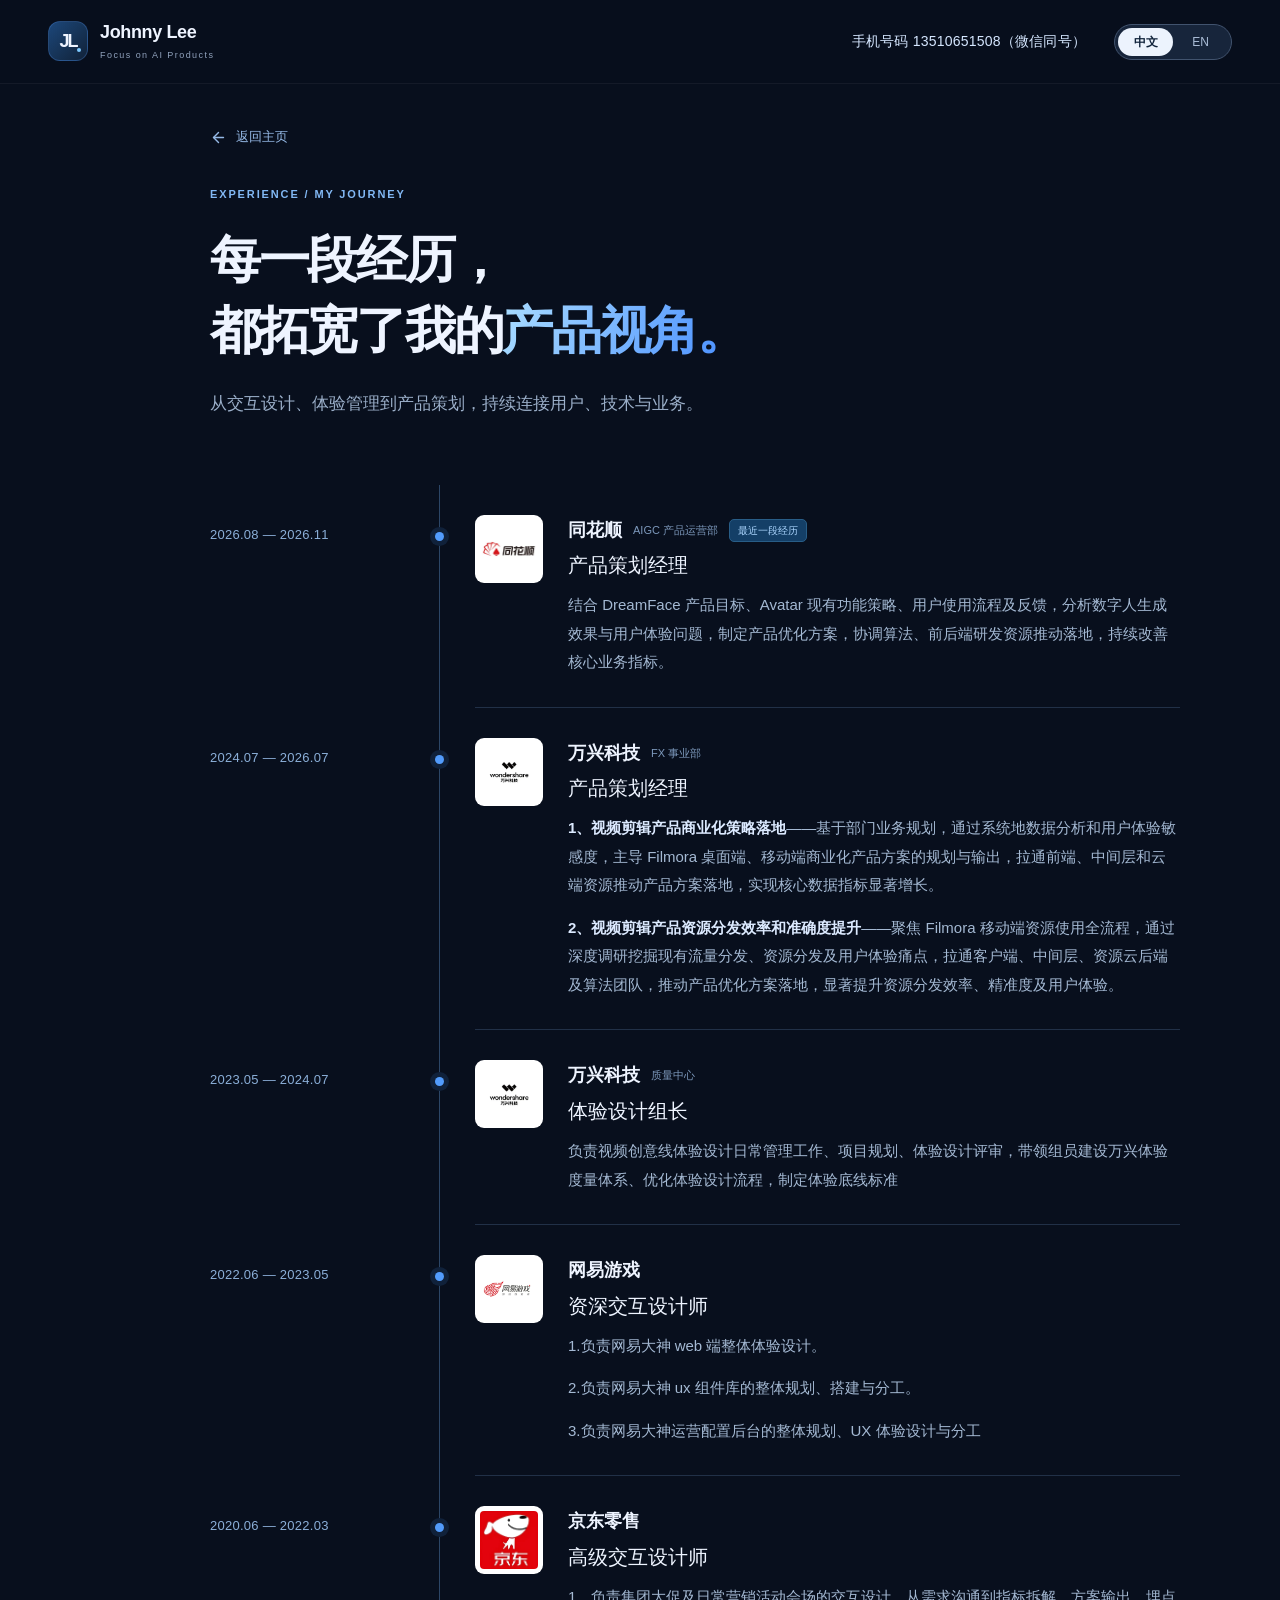
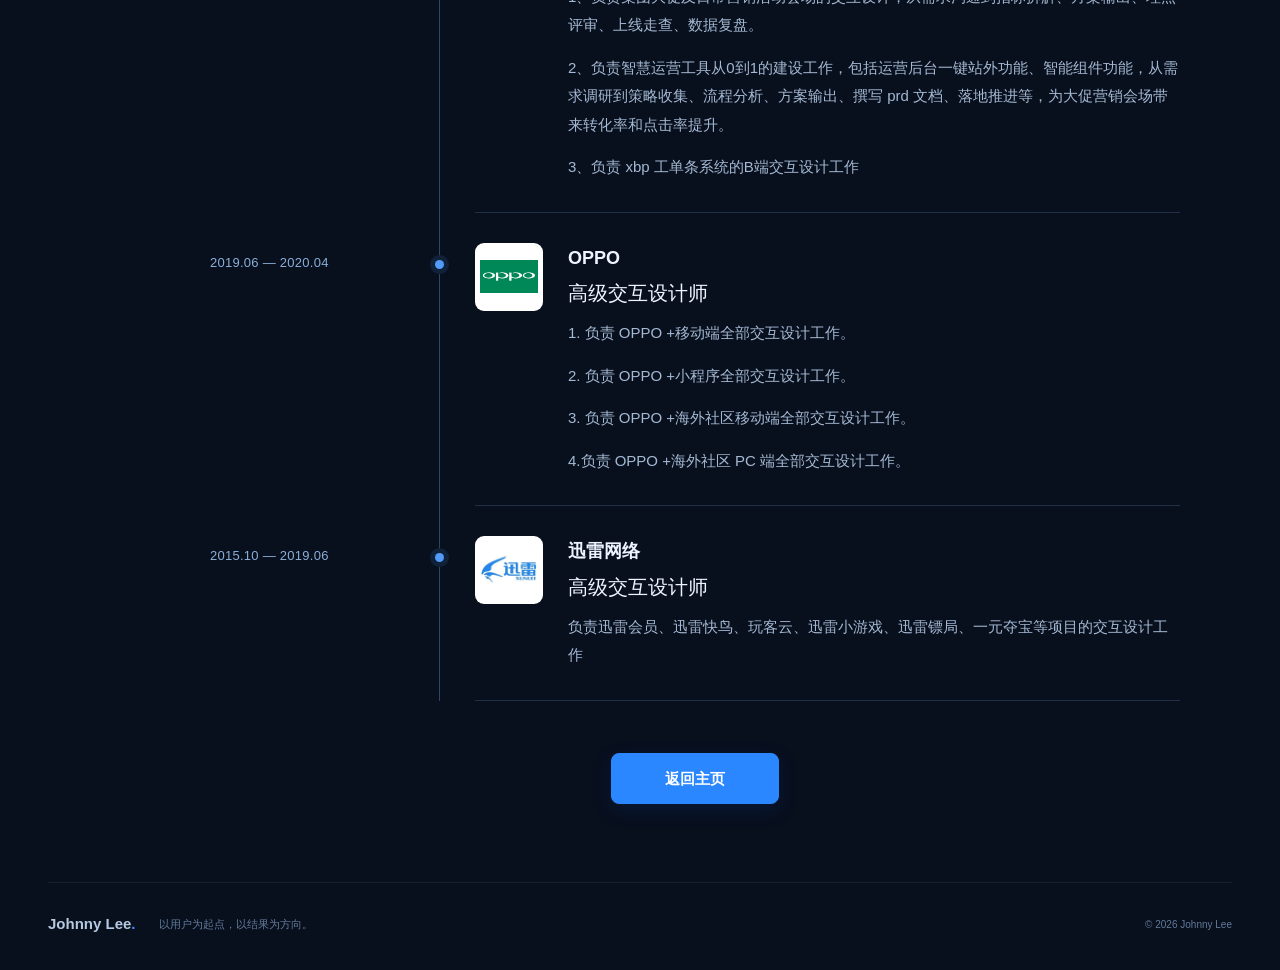
<file: experience.html>
<!DOCTYPE html><html lang="zh-CN"><head><meta charSet="utf-8"/><meta name="viewport" content="width=device-width, initial-scale=1"/><title>Johnny Lee · AI 产品经理 | 个人履历与项目案例</title><meta name="description" content="Johnny Lee 的个人网站：AI 产品策略、用户体验、数据分析与商业化。了解工作经历、六个精选项目及联系方式。"/>
<link rel="stylesheet" href="style.css"><link rel="icon" href="favicon.svg"></head><body class="antialiased"><a href="#main" class="skip-link"><span class="language-zh" lang="zh-CN">跳到主要内容</span><span class="language-en" lang="en">Skip to main content</span></a><header class="site-header"><div class="header-inner"><a href="index.html" class="brand" aria-label="Johnny Lee"><span class="brand-mark">JL<span></span></span><span>Johnny Lee<small>Focus on AI Products</small></span></a><div class="header-right"><a class="header-phone" href="tel:13510651508"><span class="language-zh" lang="zh-CN">手机号码</span><span class="language-en" lang="en">Phone</span> <!-- -->13510651508<span class="language-zh" lang="zh-CN">（微信同号）</span><span class="language-en" lang="en"> (also on WeChat)</span></a><div class="language-switch" role="group" aria-label="Language"><button type="button" data-language="zh" class="active" aria-pressed="true">中文</button><button type="button" data-language="en" aria-pressed="false">EN</button></div></div></div></header><main id="main" class="container experience-page"><a href="index.html" class="back-link"><svg xmlns="http://www.w3.org/2000/svg" width="17" height="17" viewBox="0 0 24 24" fill="none" stroke="currentColor" stroke-width="2" stroke-linecap="round" stroke-linejoin="round" class="lucide lucide-arrow-left" aria-hidden="true"><path d="m12 19-7-7 7-7"></path><path d="M19 12H5"></path></svg> <span class="language-zh" lang="zh-CN">返回主页</span><span class="language-en" lang="en">Back to home</span></a><p class="eyebrow">EXPERIENCE / MY JOURNEY</p><h1 class="page-title"><span class="language-zh" lang="zh-CN">每一段经历，</span><span class="language-en" lang="en">Every experience</span><br/><span class="language-zh" lang="zh-CN">都拓宽了我的</span><span class="language-en" lang="en">has broadened my </span><span class="gradient-text"><span class="language-zh" lang="zh-CN">产品视角。</span><span class="language-en" lang="en">product perspective.</span></span></h1><p class="page-lead"><span class="language-zh" lang="zh-CN">从交互设计、体验管理到产品策划，持续连接用户、技术与业务。</span><span class="language-en" lang="en">From interaction design and UX leadership to product management, connecting users, technology and business.</span></p><div class="timeline"><article class="timeline-item"><div class="timeline-date"><span>2026.08 — 2026.11</span><span class="timeline-dot"></span></div><div class="timeline-content"><img src="images/ths.webp" alt="同花顺标志" data-alt-zh="同花顺标志" data-alt-en="Hithink RoyalFlush logo" width="68" height="68"/><div><div class="timeline-company"><strong class="timeline-name"><span class="language-zh" lang="zh-CN">同花顺</span><span class="language-en" lang="en">Hithink RoyalFlush</span></strong><span><span class="language-zh" lang="zh-CN">AIGC 产品运营部</span><span class="language-en" lang="en">AIGC Product Operations</span></span><span class="latest-badge"><span class="language-zh" lang="zh-CN">最近一段经历</span><span class="language-en" lang="en">Most recent</span></span></div><h2><span class="language-zh" lang="zh-CN">产品策划经理</span><span class="language-en" lang="en">Product Manager</span></h2><div class="career-description"><div class="language-zh" lang="zh-CN"><div class="rich-text"><p>结合 DreamFace 产品目标、Avatar 现有功能策略、用户使用流程及反馈，分析数字人生成效果与用户体验问题，制定产品优化方案，协调算法、前后端研发资源推动落地，持续改善核心业务指标。</p></div></div><div class="language-en" lang="en"><div class="rich-text"><p>Combine DreamFace product goals, the existing Avatar strategy, user journeys and feedback to identify generation quality and experience issues. Define product improvements, coordinate algorithm and front-end and back-end engineering resources, and continuously improve core business metrics.</p></div></div></div></div></div></article><article class="timeline-item"><div class="timeline-date"><span>2024.07 — 2026.07</span><span class="timeline-dot"></span></div><div class="timeline-content"><img src="images/wondershare.webp" alt="万兴科技标志" data-alt-zh="万兴科技标志" data-alt-en="Wondershare logo" width="68" height="68"/><div><div class="timeline-company"><strong class="timeline-name"><span class="language-zh" lang="zh-CN">万兴科技</span><span class="language-en" lang="en">Wondershare</span></strong><span><span class="language-zh" lang="zh-CN">FX 事业部</span><span class="language-en" lang="en">FX Business Unit</span></span></div><h2><span class="language-zh" lang="zh-CN">产品策划经理</span><span class="language-en" lang="en">Product Manager</span></h2><div class="career-description"><div class="language-zh" lang="zh-CN"><div class="rich-text"><p><strong>1、视频剪辑产品商业化策略落地</strong>——基于部门业务规划，通过系统地数据分析和用户体验敏感度，主导 Filmora 桌面端、移动端商业化产品方案的规划与输出，拉通前端、中间层和云端资源推动产品方案落地，实现核心数据指标显著增长。</p><p><strong>2、视频剪辑产品资源分发效率和准确度提升</strong>——聚焦 Filmora 移动端资源使用全流程，通过深度调研挖掘现有流量分发、资源分发及用户体验痛点，拉通客户端、中间层、资源云后端及算法团队，推动产品优化方案落地，显著提升资源分发效率、精准度及用户体验。</p></div></div><div class="language-en" lang="en"><div class="rich-text"><p><strong>1. Monetization for video editing products</strong> — Based on business plans, systematic data analysis and UX insight, led the planning and delivery of monetization initiatives across Filmora desktop and mobile. Aligned front-end, middleware and cloud teams to deliver significant growth in core metrics.</p><p><strong>2. Improving asset distribution efficiency and relevance</strong> — Studied the full Filmora mobile asset journey to uncover distribution and UX pain points. Coordinated client, middleware, resource-cloud and algorithm teams to improve delivery efficiency, relevance and user experience.</p></div></div></div></div></div></article><article class="timeline-item"><div class="timeline-date"><span>2023.05 — 2024.07</span><span class="timeline-dot"></span></div><div class="timeline-content"><img src="images/wondershare.webp" alt="万兴科技标志" data-alt-zh="万兴科技标志" data-alt-en="Wondershare logo" width="68" height="68"/><div><div class="timeline-company"><strong class="timeline-name"><span class="language-zh" lang="zh-CN">万兴科技</span><span class="language-en" lang="en">Wondershare</span></strong><span><span class="language-zh" lang="zh-CN">质量中心</span><span class="language-en" lang="en">Quality Center</span></span></div><h2><span class="language-zh" lang="zh-CN">体验设计组长</span><span class="language-en" lang="en">UX Design Team Lead</span></h2><div class="career-description"><div class="language-zh" lang="zh-CN"><div class="rich-text"><p>负责视频创意线体验设计日常管理工作、项目规划、体验设计评审，带领组员建设万兴体验度量体系、优化体验设计流程，制定体验底线标准</p></div></div><div class="language-en" lang="en"><div class="rich-text"><p>Led day-to-day UX design management, project planning and design reviews for the video creativity business. Guided the team in building Wondershare’s experience measurement system, improving design processes and defining baseline experience standards.</p></div></div></div></div></div></article><article class="timeline-item"><div class="timeline-date"><span>2022.06 — 2023.05</span><span class="timeline-dot"></span></div><div class="timeline-content"><img src="images/netease.webp" alt="网易游戏标志" data-alt-zh="网易游戏标志" data-alt-en="NetEase Games logo" width="68" height="68"/><div><div class="timeline-company"><strong class="timeline-name"><span class="language-zh" lang="zh-CN">网易游戏</span><span class="language-en" lang="en">NetEase Games</span></strong><span></span></div><h2><span class="language-zh" lang="zh-CN">资深交互设计师</span><span class="language-en" lang="en">Lead Interaction Designer</span></h2><div class="career-description"><div class="language-zh" lang="zh-CN"><div class="rich-text"><p>1.负责网易大神 web 端整体体验设计。</p><p>2.负责网易大神 ux 组件库的整体规划、搭建与分工。</p><p>3.负责网易大神运营配置后台的整体规划、UX 体验设计与分工</p></div></div><div class="language-en" lang="en"><div class="rich-text"><p>1. Led end-to-end experience design for the NetEase Dashen web product.</p><p>2. Planned, built and coordinated the UX component library.</p><p>3. Planned the operations configuration console, including UX design and team responsibilities.</p></div></div></div></div></div></article><article class="timeline-item"><div class="timeline-date"><span>2020.06 — 2022.03</span><span class="timeline-dot"></span></div><div class="timeline-content"><img src="images/jd-logo.webp" alt="京东零售标志" data-alt-zh="京东零售标志" data-alt-en="JD Retail logo" width="68" height="68"/><div><div class="timeline-company"><strong class="timeline-name"><span class="language-zh" lang="zh-CN">京东零售</span><span class="language-en" lang="en">JD Retail</span></strong><span></span></div><h2><span class="language-zh" lang="zh-CN">高级交互设计师</span><span class="language-en" lang="en">Senior Interaction Designer</span></h2><div class="career-description"><div class="language-zh" lang="zh-CN"><div class="rich-text"><p>1、负责集团大促及日常营销活动会场的交互设计，从需求沟通到指标拆解、方案输出、埋点评审、上线走查、数据复盘。</p><p>2、负责智慧运营工具从0到1的建设工作，包括运营后台一键站外功能、智能组件功能，从需求调研到策略收集、流程分析、方案输出、撰写 prd 文档、落地推进等，为大促营销会场带来转化率和点击率提升。</p><p>3、负责 xbp 工单条系统的B端交互设计工作</p></div></div><div class="language-en" lang="en"><div class="rich-text"><p>1. Designed interactions for group-wide shopping festivals and everyday marketing venues, from requirements and metric breakdowns to design, tracking reviews, launch checks and analysis.</p><p>2. Built intelligent operations tools from zero to one, including one-click external campaign pages and smart components, covering research, strategy, workflows, PRDs and delivery to improve conversion and clicks.</p><p>3. Designed B2B interactions for the XBP ticketing system.</p></div></div></div></div></div></article><article class="timeline-item"><div class="timeline-date"><span>2019.06 — 2020.04</span><span class="timeline-dot"></span></div><div class="timeline-content"><img src="images/oppo.webp" alt="OPPO标志" data-alt-zh="OPPO标志" data-alt-en="OPPO logo" width="68" height="68"/><div><div class="timeline-company"><strong class="timeline-name">OPPO</strong><span></span></div><h2><span class="language-zh" lang="zh-CN">高级交互设计师</span><span class="language-en" lang="en">Senior Interaction Designer</span></h2><div class="career-description"><div class="language-zh" lang="zh-CN"><div class="rich-text"><p>1. 负责 OPPO +移动端全部交互设计工作。</p><p>2. 负责 OPPO +小程序全部交互设计工作。</p><p>3. 负责 OPPO +海外社区移动端全部交互设计工作。</p><p>4.负责 OPPO +海外社区 PC 端全部交互设计工作。</p></div></div><div class="language-en" lang="en"><div class="rich-text"><p>1. Responsible for all interaction design on OPPO+ mobile.</p><p>2. Responsible for all interaction design on the OPPO+ mini program.</p><p>3. Responsible for all interaction design on the OPPO+ global community mobile experience.</p><p>4. Responsible for all interaction design on the OPPO+ global community desktop experience.</p></div></div></div></div></div></article><article class="timeline-item"><div class="timeline-date"><span>2015.10 — 2019.06</span><span class="timeline-dot"></span></div><div class="timeline-content"><img src="images/xunlei.webp" alt="迅雷网络标志" data-alt-zh="迅雷网络标志" data-alt-en="Xunlei logo" width="68" height="68"/><div><div class="timeline-company"><strong class="timeline-name"><span class="language-zh" lang="zh-CN">迅雷网络</span><span class="language-en" lang="en">Xunlei</span></strong><span></span></div><h2><span class="language-zh" lang="zh-CN">高级交互设计师</span><span class="language-en" lang="en">Senior Interaction Designer</span></h2><div class="career-description"><div class="language-zh" lang="zh-CN"><div class="rich-text"><p>负责迅雷会员、迅雷快鸟、玩客云、迅雷小游戏、迅雷镖局、一元夺宝等项目的交互设计工作</p></div></div><div class="language-en" lang="en"><div class="rich-text"><p>Designed interactions for Xunlei Membership, Xunlei Kuainiao, Wanke Cloud, Xunlei mini games, Xunlei Biaoju and One-Yuan Treasure Hunt.</p></div></div></div></div></div></article></div><div class="experience-return"><a href="index.html" class="return-home-button"><span class="language-zh" lang="zh-CN">返回主页</span><span class="language-en" lang="en">Back to home</span></a></div></main><footer class="site-footer"><div><span class="footer-brand">Johnny Lee<span class="blue-dot">.</span></span><span><span class="language-zh" lang="zh-CN">以用户为起点，以结果为方向。</span><span class="language-en" lang="en">Start with users. Deliver outcomes.</span></span></div><div><small>© <!-- -->2026<!-- --> Johnny Lee</small></div></footer><button class="back-top " aria-label="返回顶部" data-label-zh="返回顶部" data-label-en="Back to top" tabindex="-1"><svg xmlns="http://www.w3.org/2000/svg" width="19" height="19" viewBox="0 0 24 24" fill="none" stroke="currentColor" stroke-width="2" stroke-linecap="round" stroke-linejoin="round" class="lucide lucide-arrow-up" aria-hidden="true"><path d="m5 12 7-7 7 7"></path><path d="M12 19V5"></path></svg></button><script src="language.js"></script><script src="preview.js"></script></body></html>
</file>
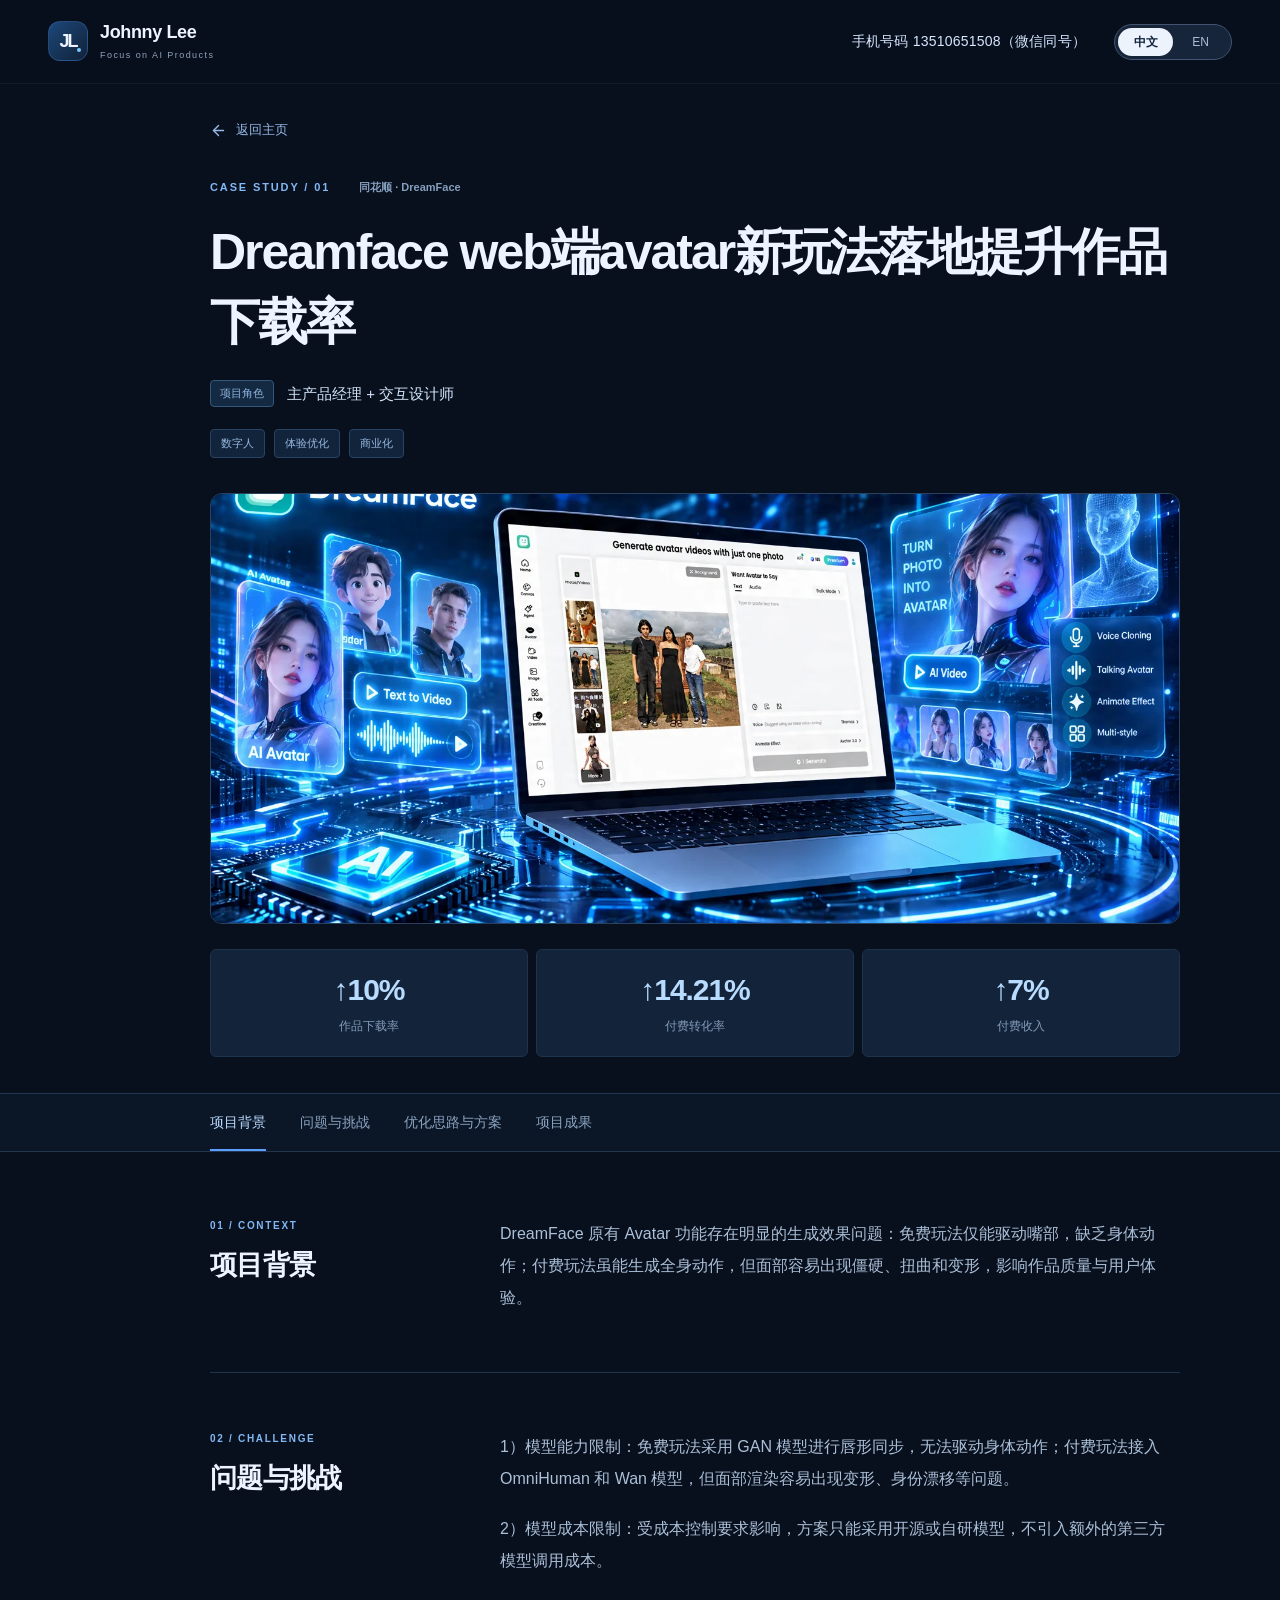
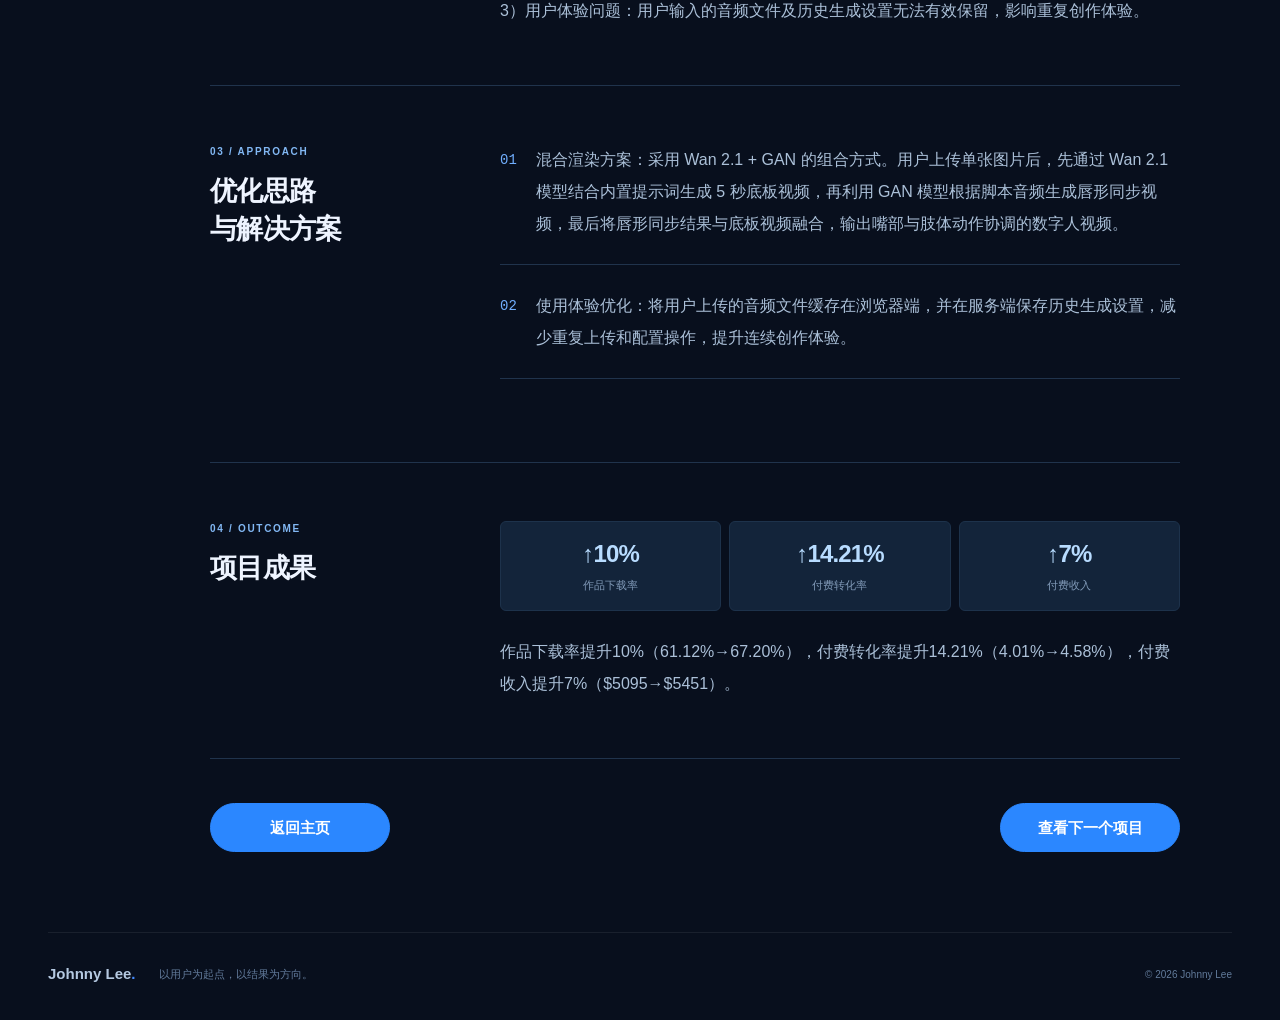
<file: project-dreamface-avatar.html>
<!DOCTYPE html><html lang="zh-CN"><head><meta charSet="utf-8"/><meta name="viewport" content="width=device-width, initial-scale=1"/><title>Johnny Lee · AI 产品经理 | 个人履历与项目案例</title><meta name="description" content="Johnny Lee 的个人网站：AI 产品策略、用户体验、数据分析与商业化。了解工作经历、六个精选项目及联系方式。"/>
<link rel="stylesheet" href="style.css"><link rel="icon" href="favicon.svg"></head><body class="antialiased"><a href="#main" class="skip-link"><span class="language-zh" lang="zh-CN">跳到主要内容</span><span class="language-en" lang="en">Skip to main content</span></a><header class="site-header"><div class="header-inner"><a href="index.html" class="brand" aria-label="Johnny Lee"><span class="brand-mark">JL<span></span></span><span>Johnny Lee<small>Focus on AI Products</small></span></a><div class="header-right"><a class="header-phone" href="tel:13510651508"><span class="language-zh" lang="zh-CN">手机号码</span><span class="language-en" lang="en">Phone</span> <!-- -->13510651508<span class="language-zh" lang="zh-CN">（微信同号）</span><span class="language-en" lang="en"> (also on WeChat)</span></a><div class="language-switch" role="group" aria-label="Language"><button type="button" data-language="zh" class="active" aria-pressed="true">中文</button><button type="button" data-language="en" aria-pressed="false">EN</button></div></div></div></header><main id="main"><div class="container case-hero"><a href="index.html#projects" class="back-link"><svg xmlns="http://www.w3.org/2000/svg" width="17" height="17" viewBox="0 0 24 24" fill="none" stroke="currentColor" stroke-width="2" stroke-linecap="round" stroke-linejoin="round" class="lucide lucide-arrow-left" aria-hidden="true"><path d="m12 19-7-7 7-7"></path><path d="M19 12H5"></path></svg> <span class="language-zh" lang="zh-CN">返回主页</span><span class="language-en" lang="en">Back to home</span></a><p class="eyebrow">CASE STUDY / <!-- -->01<!-- --> <span class="case-company"><span class="language-zh" lang="zh-CN">同花顺 · DreamFace</span><span class="language-en" lang="en">Hithink RoyalFlush · DreamFace</span></span></p><h1><span class="language-zh" lang="zh-CN">Dreamface web端avatar新玩法落地提升作品下载率</span><span class="language-en" lang="en">DreamFace web Avatar: launching a new experience to increase downloads</span></h1><p class="case-role"><span><span class="language-zh" lang="zh-CN">项目角色</span><span class="language-en" lang="en">Role</span></span><span class="language-zh" lang="zh-CN">主产品经理 + 交互设计师</span><span class="language-en" lang="en">Lead Product Manager + Interaction Designer</span></p><div class="tag-row"><span><span class="language-zh" lang="zh-CN">数字人</span><span class="language-en" lang="en">Digital avatars</span></span><span><span class="language-zh" lang="zh-CN">体验优化</span><span class="language-en" lang="en">UX optimization</span></span><span><span class="language-zh" lang="zh-CN">商业化</span><span class="language-en" lang="en">Monetization</span></span></div><img class="case-cover" src="images/dreamface.webp" alt="Dreamface web端avatar新玩法落地提升作品下载率" data-alt-zh="Dreamface web端avatar新玩法落地提升作品下载率" data-alt-en="DreamFace web Avatar: launching a new experience to increase downloads" width="1200" height="600"/><div class="metrics "><div><strong>↑10%</strong><span><span class="language-zh" lang="zh-CN">作品下载率</span><span class="language-en" lang="en">Video download rate</span></span></div><div><strong>↑14.21%</strong><span><span class="language-zh" lang="zh-CN">付费转化率</span><span class="language-en" lang="en">Paid conversion rate</span></span></div><div><strong>↑7%</strong><span><span class="language-zh" lang="zh-CN">付费收入</span><span class="language-en" lang="en">Paid revenue</span></span></div></div></div><nav class="case-tabs" aria-label="项目详情目录" data-label-zh="项目详情目录" data-label-en="Case study navigation"><div class="container"><a href="#background" class="active" aria-current="location"><span class="language-zh" lang="zh-CN">项目背景</span><span class="language-en" lang="en">Background</span></a><a href="#challenge" class=""><span class="language-zh" lang="zh-CN">问题与挑战</span><span class="language-en" lang="en">Challenges</span></a><a href="#strategy" class=""><span class="language-zh" lang="zh-CN">优化思路与方案</span><span class="language-en" lang="en">Approach</span></a><a href="#results" class=""><span class="language-zh" lang="zh-CN">项目成果</span><span class="language-en" lang="en">Outcomes</span></a></div></nav><article class="container case-article"><section id="background" class="case-section"><div><span class="eyebrow">01 / CONTEXT</span><h2><span class="language-zh" lang="zh-CN">项目背景</span><span class="language-en" lang="en">Background</span></h2></div><div><p><span class="language-zh" lang="zh-CN">DreamFace 原有 Avatar 功能存在明显的生成效果问题：免费玩法仅能驱动嘴部，缺乏身体动作；付费玩法虽能生成全身动作，但面部容易出现僵硬、扭曲和变形，影响作品质量与用户体验。</span><span class="language-en" lang="en">DreamFace’s existing Avatar features had clear generation quality issues. The free option animated only the mouth and lacked body movement; the paid option generated full-body motion, but faces could become stiff, distorted or deformed, reducing video quality and user experience.</span></p></div></section><section id="challenge" class="case-section"><div><span class="eyebrow">02 / CHALLENGE</span><h2><span class="language-zh" lang="zh-CN">问题与挑战</span><span class="language-en" lang="en">Challenges</span></h2></div><div class="challenge-list"><p><span class="language-zh" lang="zh-CN">1）模型能力限制：免费玩法采用 GAN 模型进行唇形同步，无法驱动身体动作；付费玩法接入 OmniHuman 和 Wan 模型，但面部渲染容易出现变形、身份漂移等问题。</span><span class="language-en" lang="en">1) Model limitations: The free experience used a GAN model for lip synchronization and could not drive body motion. The paid experience used OmniHuman and Wan, but face rendering could suffer from distortion and identity drift.</span></p><p><span class="language-zh" lang="zh-CN">2）模型成本限制：受成本控制要求影响，方案只能采用开源或自研模型，不引入额外的第三方模型调用成本。</span><span class="language-en" lang="en">2) Model costs: Cost constraints required open-source or in-house models, without additional third-party model fees.</span></p><p><span class="language-zh" lang="zh-CN">3）用户体验问题：用户输入的音频文件及历史生成设置无法有效保留，影响重复创作体验。</span><span class="language-en" lang="en">3) User experience: Uploaded audio and previous generation settings could not be retained effectively, making repeat creation cumbersome.</span></p></div></section><section id="strategy" class="case-section"><div><span class="eyebrow">03 / APPROACH</span><h2><span class="language-zh" lang="zh-CN">优化思路</span><span class="language-en" lang="en">Approach</span><br/><span class="language-zh" lang="zh-CN">与解决方案</span><span class="language-en" lang="en">and solutions</span></h2></div><div class="strategy-list"><div><span>0<!-- -->1</span><p><span class="language-zh" lang="zh-CN">混合渲染方案：采用 Wan 2.1 + GAN 的组合方式。用户上传单张图片后，先通过 Wan 2.1 模型结合内置提示词生成 5 秒底板视频，再利用 GAN 模型根据脚本音频生成唇形同步视频，最后将唇形同步结果与底板视频融合，输出嘴部与肢体动作协调的数字人视频。</span><span class="language-en" lang="en">Hybrid rendering: Combine Wan 2.1 and GAN. From one uploaded image, Wan 2.1 and built-in prompts generate a five-second base video. A GAN then generates lip-synchronized video from the script audio; the results are merged to coordinate mouth and body motion.</span></p></div><div><span>0<!-- -->2</span><p><span class="language-zh" lang="zh-CN">使用体验优化：将用户上传的音频文件缓存在浏览器端，并在服务端保存历史生成设置，减少重复上传和配置操作，提升连续创作体验。</span><span class="language-en" lang="en">Creation experience: Cache uploaded audio in the browser and save previous generation settings on the server, reducing repeated uploads and setup.</span></p></div><div class="case-media"></div></div></section><section id="results" class="case-section results-section"><div><span class="eyebrow">04 / OUTCOME</span><h2><span class="language-zh" lang="zh-CN">项目成果</span><span class="language-en" lang="en">Outcomes</span></h2></div><div><div class="metrics "><div><strong>↑10%</strong><span><span class="language-zh" lang="zh-CN">作品下载率</span><span class="language-en" lang="en">Video download rate</span></span></div><div><strong>↑14.21%</strong><span><span class="language-zh" lang="zh-CN">付费转化率</span><span class="language-en" lang="en">Paid conversion rate</span></span></div><div><strong>↑7%</strong><span><span class="language-zh" lang="zh-CN">付费收入</span><span class="language-en" lang="en">Paid revenue</span></span></div></div><p><span class="language-zh" lang="zh-CN">作品下载率提升10%（61.12%→67.20%），付费转化率提升14.21%（4.01%→4.58%），付费收入提升7%（$5095→$5451）。</span><span class="language-en" lang="en">Video downloads increased 10% (61.12%→67.20%); paid conversion rose 14.21% (4.01%→4.58%); paid revenue increased 7% ($5,095→$5,451).</span></p></div></section></article><div class="container case-actions"><a href="index.html#projects" class="case-action-button"><span class="language-zh" lang="zh-CN">返回主页</span><span class="language-en" lang="en">Back to home</span></a><a href="project-filmora-aigc.html" class="case-action-button" aria-label="查看下一个项目：Filmora 移动端 AIGC 功能用户满意度及生成成功率提升" data-label-zh="查看下一个项目：Filmora 移动端 AIGC 功能用户满意度及生成成功率提升" data-label-en="View next project: Filmora mobile AIGC: improving satisfaction and generation success"><span class="language-zh" lang="zh-CN">查看下一个项目</span><span class="language-en" lang="en">View next project</span></a></div></main><footer class="site-footer"><div><span class="footer-brand">Johnny Lee<span class="blue-dot">.</span></span><span><span class="language-zh" lang="zh-CN">以用户为起点，以结果为方向。</span><span class="language-en" lang="en">Start with users. Deliver outcomes.</span></span></div><div><small>© <!-- -->2026<!-- --> Johnny Lee</small></div></footer><button class="back-top " aria-label="返回顶部" data-label-zh="返回顶部" data-label-en="Back to top" tabindex="-1"><svg xmlns="http://www.w3.org/2000/svg" width="19" height="19" viewBox="0 0 24 24" fill="none" stroke="currentColor" stroke-width="2" stroke-linecap="round" stroke-linejoin="round" class="lucide lucide-arrow-up" aria-hidden="true"><path d="m5 12 7-7 7 7"></path><path d="M12 19V5"></path></svg></button><script src="language.js"></script><script src="preview.js"></script></body></html>
</file>
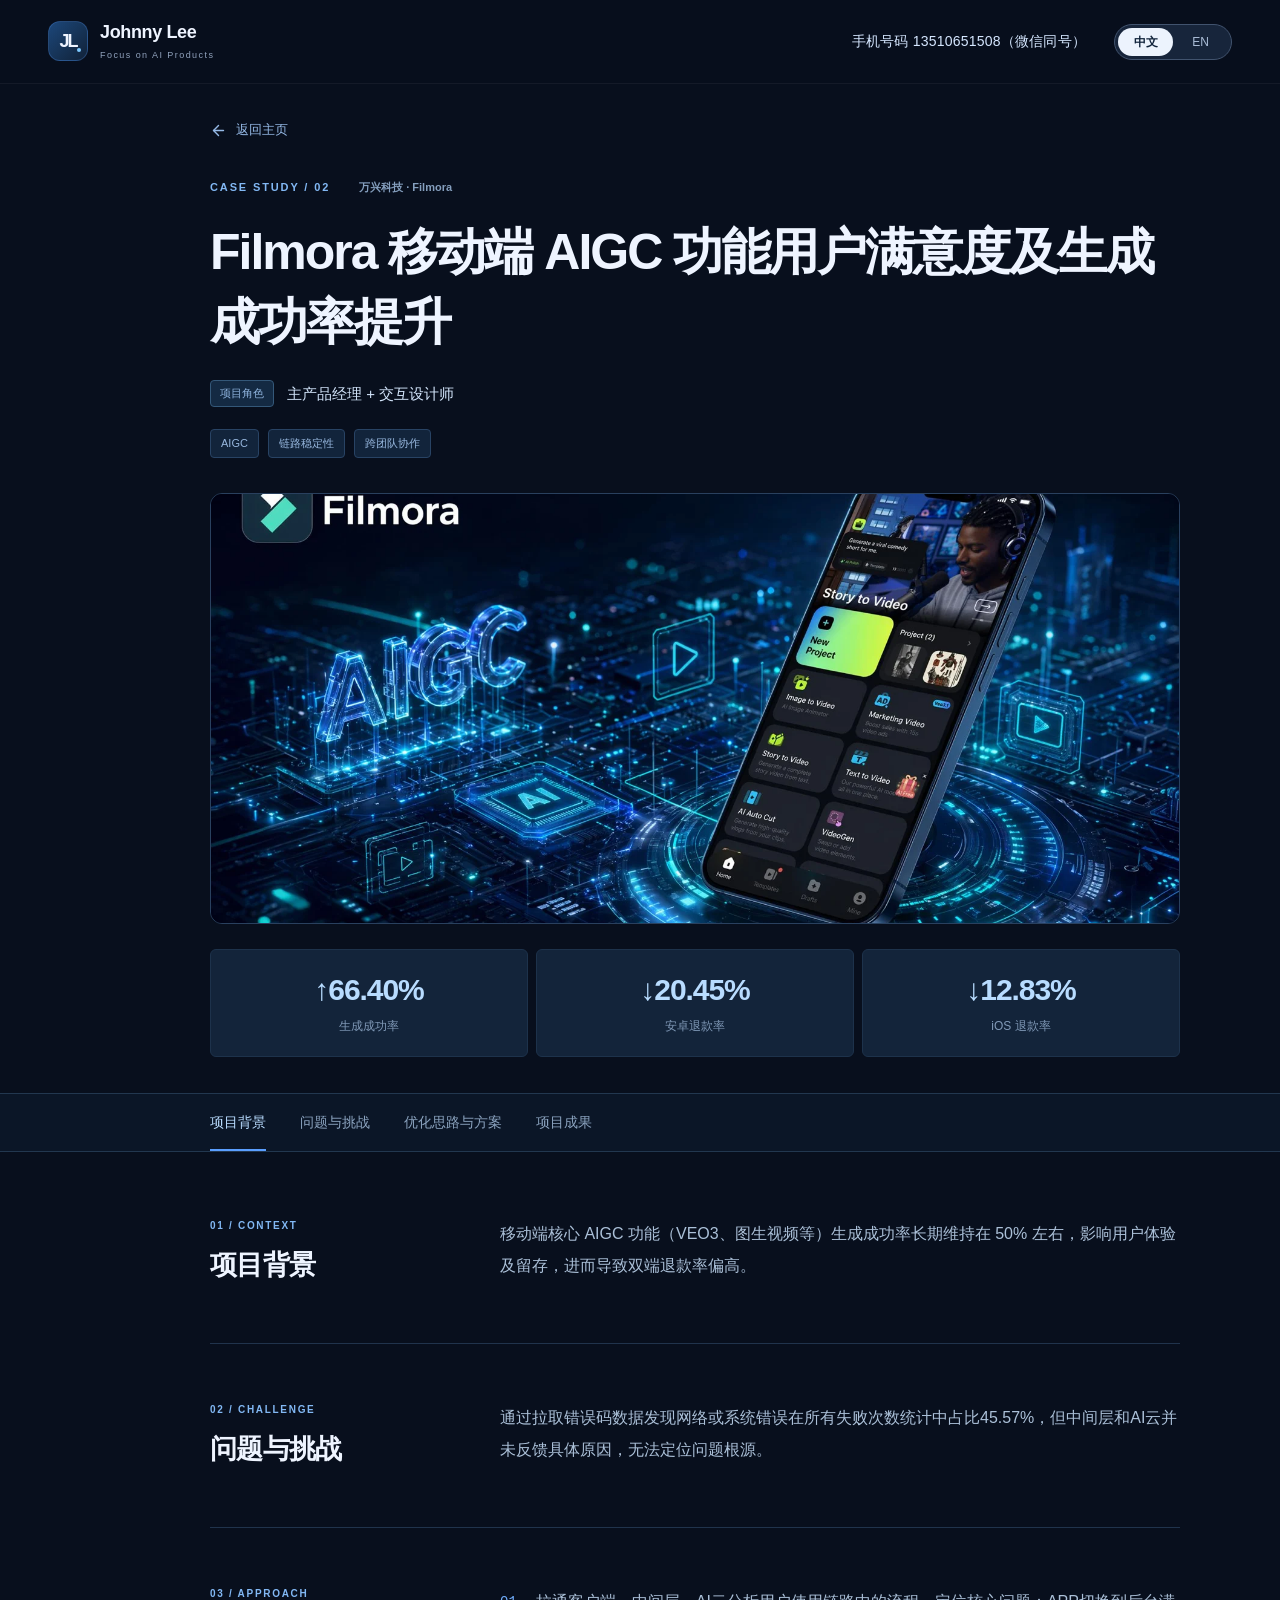
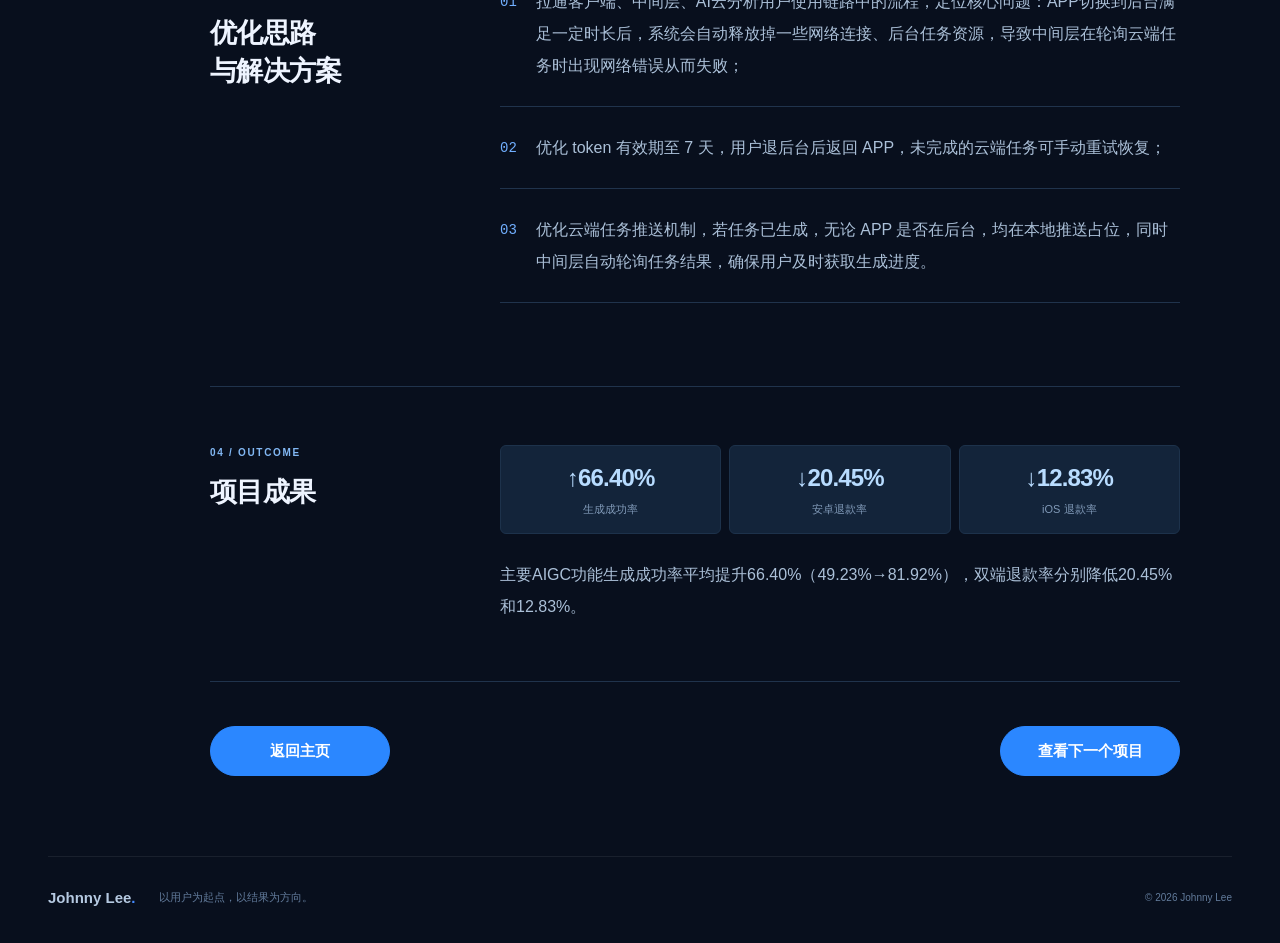
<file: project-filmora-aigc.html>
<!DOCTYPE html><html lang="zh-CN"><head><meta charSet="utf-8"/><meta name="viewport" content="width=device-width, initial-scale=1"/><title>Johnny Lee · AI 产品经理 | 个人履历与项目案例</title><meta name="description" content="Johnny Lee 的个人网站：AI 产品策略、用户体验、数据分析与商业化。了解工作经历、六个精选项目及联系方式。"/>
<link rel="stylesheet" href="style.css"><link rel="icon" href="favicon.svg"></head><body class="antialiased"><a href="#main" class="skip-link"><span class="language-zh" lang="zh-CN">跳到主要内容</span><span class="language-en" lang="en">Skip to main content</span></a><header class="site-header"><div class="header-inner"><a href="index.html" class="brand" aria-label="Johnny Lee"><span class="brand-mark">JL<span></span></span><span>Johnny Lee<small>Focus on AI Products</small></span></a><div class="header-right"><a class="header-phone" href="tel:13510651508"><span class="language-zh" lang="zh-CN">手机号码</span><span class="language-en" lang="en">Phone</span> <!-- -->13510651508<span class="language-zh" lang="zh-CN">（微信同号）</span><span class="language-en" lang="en"> (also on WeChat)</span></a><div class="language-switch" role="group" aria-label="Language"><button type="button" data-language="zh" class="active" aria-pressed="true">中文</button><button type="button" data-language="en" aria-pressed="false">EN</button></div></div></div></header><main id="main"><div class="container case-hero"><a href="index.html#projects" class="back-link"><svg xmlns="http://www.w3.org/2000/svg" width="17" height="17" viewBox="0 0 24 24" fill="none" stroke="currentColor" stroke-width="2" stroke-linecap="round" stroke-linejoin="round" class="lucide lucide-arrow-left" aria-hidden="true"><path d="m12 19-7-7 7-7"></path><path d="M19 12H5"></path></svg> <span class="language-zh" lang="zh-CN">返回主页</span><span class="language-en" lang="en">Back to home</span></a><p class="eyebrow">CASE STUDY / <!-- -->02<!-- --> <span class="case-company"><span class="language-zh" lang="zh-CN">万兴科技 · Filmora</span><span class="language-en" lang="en">Wondershare · Filmora</span></span></p><h1><span class="language-zh" lang="zh-CN">Filmora 移动端 AIGC 功能用户满意度及生成成功率提升</span><span class="language-en" lang="en">Filmora mobile AIGC: improving satisfaction and generation success</span></h1><p class="case-role"><span><span class="language-zh" lang="zh-CN">项目角色</span><span class="language-en" lang="en">Role</span></span><span class="language-zh" lang="zh-CN">主产品经理 + 交互设计师</span><span class="language-en" lang="en">Lead Product Manager + Interaction Designer</span></p><div class="tag-row"><span>AIGC</span><span><span class="language-zh" lang="zh-CN">链路稳定性</span><span class="language-en" lang="en">Reliability</span></span><span><span class="language-zh" lang="zh-CN">跨团队协作</span><span class="language-en" lang="en">Cross-functional collaboration</span></span></div><img class="case-cover" src="images/filmora-ai.webp" alt="Filmora 移动端 AIGC 功能用户满意度及生成成功率提升" data-alt-zh="Filmora 移动端 AIGC 功能用户满意度及生成成功率提升" data-alt-en="Filmora mobile AIGC: improving satisfaction and generation success" width="1200" height="600"/><div class="metrics "><div><strong>↑66.40%</strong><span><span class="language-zh" lang="zh-CN">生成成功率</span><span class="language-en" lang="en">Generation success rate</span></span></div><div><strong>↓20.45%</strong><span><span class="language-zh" lang="zh-CN">安卓退款率</span><span class="language-en" lang="en">Android refund rate</span></span></div><div><strong>↓12.83%</strong><span><span class="language-zh" lang="zh-CN">iOS 退款率</span><span class="language-en" lang="en">iOS refund rate</span></span></div></div></div><nav class="case-tabs" aria-label="项目详情目录" data-label-zh="项目详情目录" data-label-en="Case study navigation"><div class="container"><a href="#background" class="active" aria-current="location"><span class="language-zh" lang="zh-CN">项目背景</span><span class="language-en" lang="en">Background</span></a><a href="#challenge" class=""><span class="language-zh" lang="zh-CN">问题与挑战</span><span class="language-en" lang="en">Challenges</span></a><a href="#strategy" class=""><span class="language-zh" lang="zh-CN">优化思路与方案</span><span class="language-en" lang="en">Approach</span></a><a href="#results" class=""><span class="language-zh" lang="zh-CN">项目成果</span><span class="language-en" lang="en">Outcomes</span></a></div></nav><article class="container case-article"><section id="background" class="case-section"><div><span class="eyebrow">01 / CONTEXT</span><h2><span class="language-zh" lang="zh-CN">项目背景</span><span class="language-en" lang="en">Background</span></h2></div><div><p><span class="language-zh" lang="zh-CN">移动端核心 AIGC 功能（VEO3、图生视频等）生成成功率长期维持在 50% 左右，影响用户体验及留存，进而导致双端退款率偏高。</span><span class="language-en" lang="en">Core mobile AIGC features such as VEO3 and image-to-video had long maintained a generation success rate of about 50%, hurting experience and retention while contributing to high refund rates on both platforms.</span></p></div></section><section id="challenge" class="case-section"><div><span class="eyebrow">02 / CHALLENGE</span><h2><span class="language-zh" lang="zh-CN">问题与挑战</span><span class="language-en" lang="en">Challenges</span></h2></div><div class="challenge-list"><p><span class="language-zh" lang="zh-CN">通过拉取错误码数据发现网络或系统错误在所有失败次数统计中占比45.57%，但中间层和AI云并未反馈具体原因，无法定位问题根源。</span><span class="language-en" lang="en">Error-code analysis showed network or system errors represented 45.57% of all failures, but neither middleware nor the AI cloud reported a specific cause, preventing root-cause diagnosis.</span></p></div></section><section id="strategy" class="case-section"><div><span class="eyebrow">03 / APPROACH</span><h2><span class="language-zh" lang="zh-CN">优化思路</span><span class="language-en" lang="en">Approach</span><br/><span class="language-zh" lang="zh-CN">与解决方案</span><span class="language-en" lang="en">and solutions</span></h2></div><div class="strategy-list"><div><span>0<!-- -->1</span><p><span class="language-zh" lang="zh-CN">拉通客户端、中间层、AI云分析用户使用链路中的流程，定位核心问题：APP切换到后台满足一定时长后，系统会自动释放掉一些网络连接、后台任务资源，导致中间层在轮询云端任务时出现网络错误从而失败；</span><span class="language-en" lang="en">Aligned client, middleware and AI cloud teams to trace the user journey. After the app stayed in the background for a period, the OS released network connections and background resources, causing errors while middleware polled cloud tasks.</span></p></div><div><span>0<!-- -->2</span><p><span class="language-zh" lang="zh-CN">优化 token 有效期至 7 天，用户退后台后返回 APP，未完成的云端任务可手动重试恢复；</span><span class="language-en" lang="en">Extended token validity to seven days so unfinished cloud tasks could be manually retried when users returned to the app.</span></p></div><div><span>0<!-- -->3</span><p><span class="language-zh" lang="zh-CN">优化云端任务推送机制，若任务已生成，无论 APP 是否在后台，均在本地推送占位，同时中间层自动轮询任务结果，确保用户及时获取生成进度。</span><span class="language-en" lang="en">Improved cloud task notifications: once a result is generated, create a local notification placeholder whether the app is foregrounded or backgrounded, while middleware polls the result to provide timely progress.</span></p></div><div class="case-media"></div></div></section><section id="results" class="case-section results-section"><div><span class="eyebrow">04 / OUTCOME</span><h2><span class="language-zh" lang="zh-CN">项目成果</span><span class="language-en" lang="en">Outcomes</span></h2></div><div><div class="metrics "><div><strong>↑66.40%</strong><span><span class="language-zh" lang="zh-CN">生成成功率</span><span class="language-en" lang="en">Generation success rate</span></span></div><div><strong>↓20.45%</strong><span><span class="language-zh" lang="zh-CN">安卓退款率</span><span class="language-en" lang="en">Android refund rate</span></span></div><div><strong>↓12.83%</strong><span><span class="language-zh" lang="zh-CN">iOS 退款率</span><span class="language-en" lang="en">iOS refund rate</span></span></div></div><p><span class="language-zh" lang="zh-CN">主要AIGC功能生成成功率平均提升66.40%（49.23%→81.92%），双端退款率分别降低20.45%和12.83%。</span><span class="language-en" lang="en">Average generation success across major AIGC features rose 66.40% (49.23%→81.92%); refund rates on the two platforms fell 20.45% and 12.83%, respectively.</span></p></div></section></article><div class="container case-actions"><a href="index.html#projects" class="case-action-button"><span class="language-zh" lang="zh-CN">返回主页</span><span class="language-en" lang="en">Back to home</span></a><a href="project-filmora-search.html" class="case-action-button" aria-label="查看下一个项目：Filmora 移动端搜索推荐算法优化" data-label-zh="查看下一个项目：Filmora 移动端搜索推荐算法优化" data-label-en="View next project: Filmora mobile search and recommendation optimization"><span class="language-zh" lang="zh-CN">查看下一个项目</span><span class="language-en" lang="en">View next project</span></a></div></main><footer class="site-footer"><div><span class="footer-brand">Johnny Lee<span class="blue-dot">.</span></span><span><span class="language-zh" lang="zh-CN">以用户为起点，以结果为方向。</span><span class="language-en" lang="en">Start with users. Deliver outcomes.</span></span></div><div><small>© <!-- -->2026<!-- --> Johnny Lee</small></div></footer><button class="back-top " aria-label="返回顶部" data-label-zh="返回顶部" data-label-en="Back to top" tabindex="-1"><svg xmlns="http://www.w3.org/2000/svg" width="19" height="19" viewBox="0 0 24 24" fill="none" stroke="currentColor" stroke-width="2" stroke-linecap="round" stroke-linejoin="round" class="lucide lucide-arrow-up" aria-hidden="true"><path d="m5 12 7-7 7 7"></path><path d="M12 19V5"></path></svg></button><script src="language.js"></script><script src="preview.js"></script></body></html>
</file>
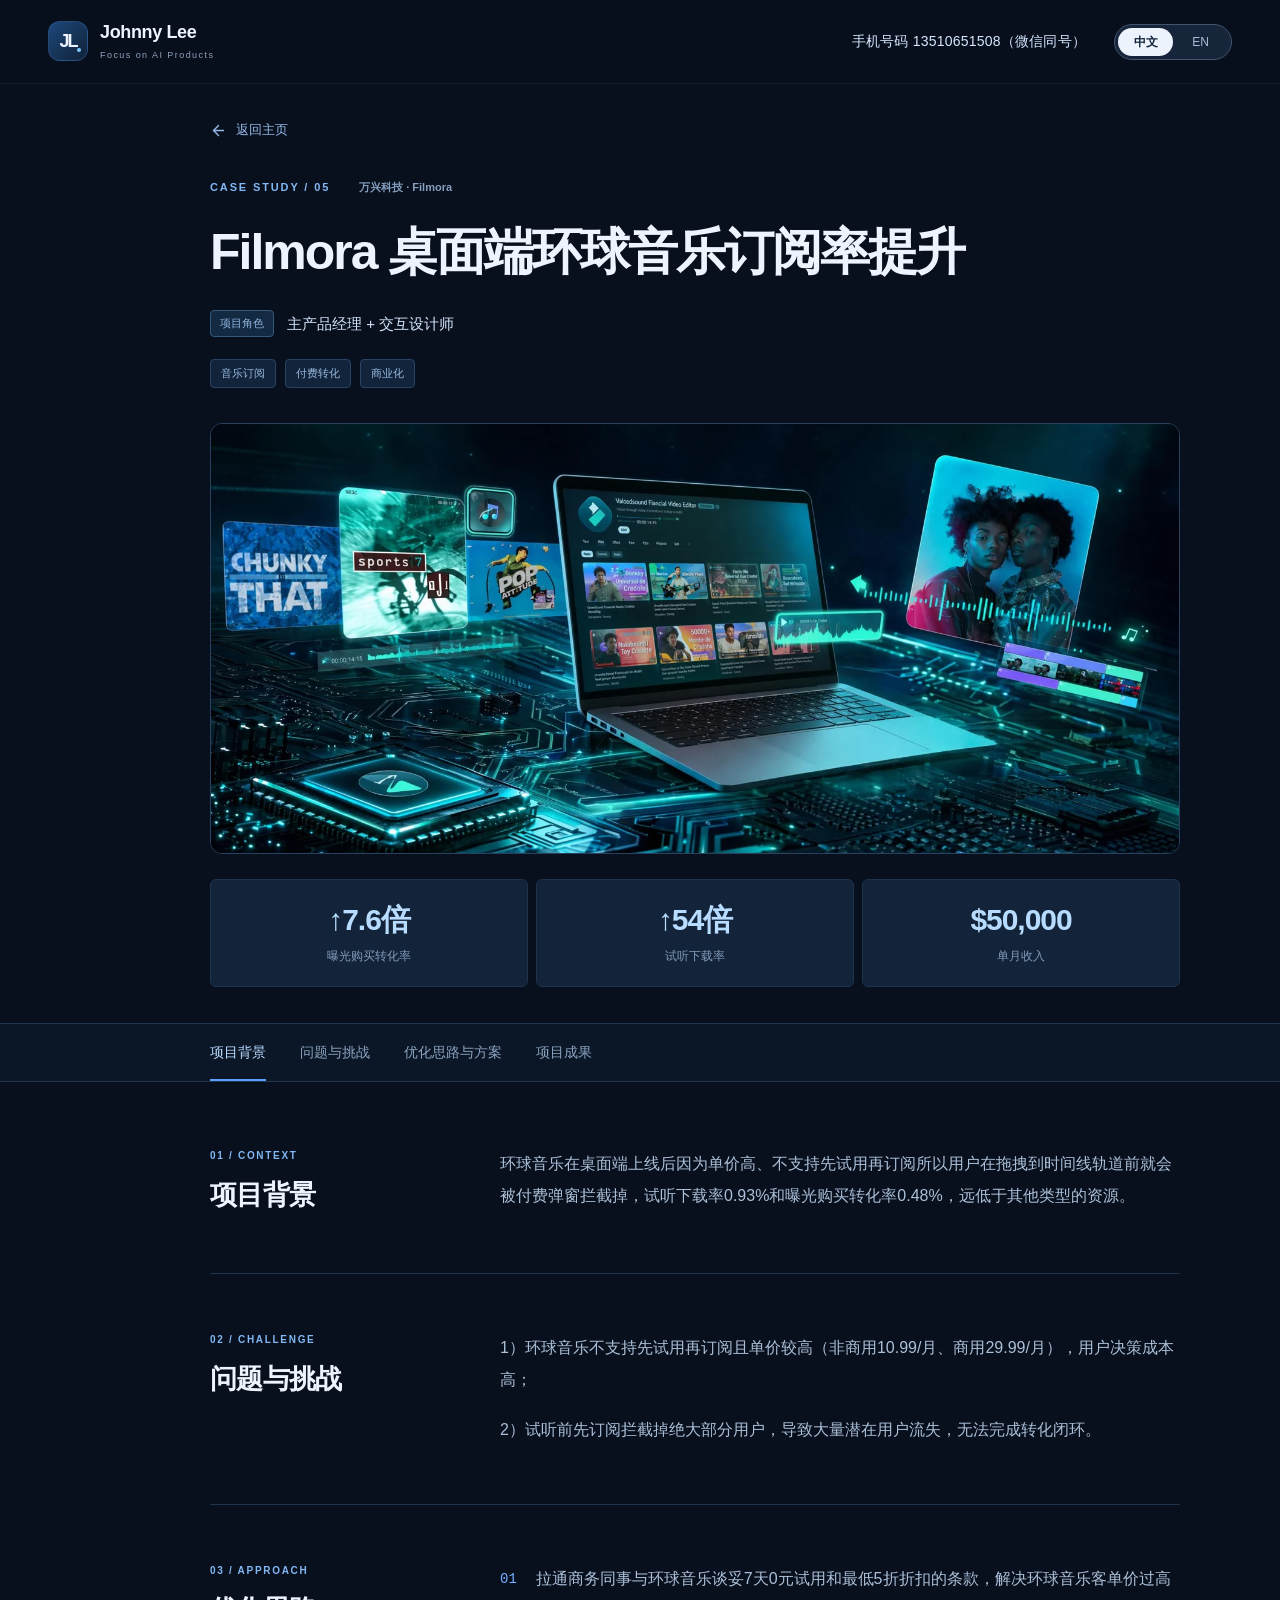
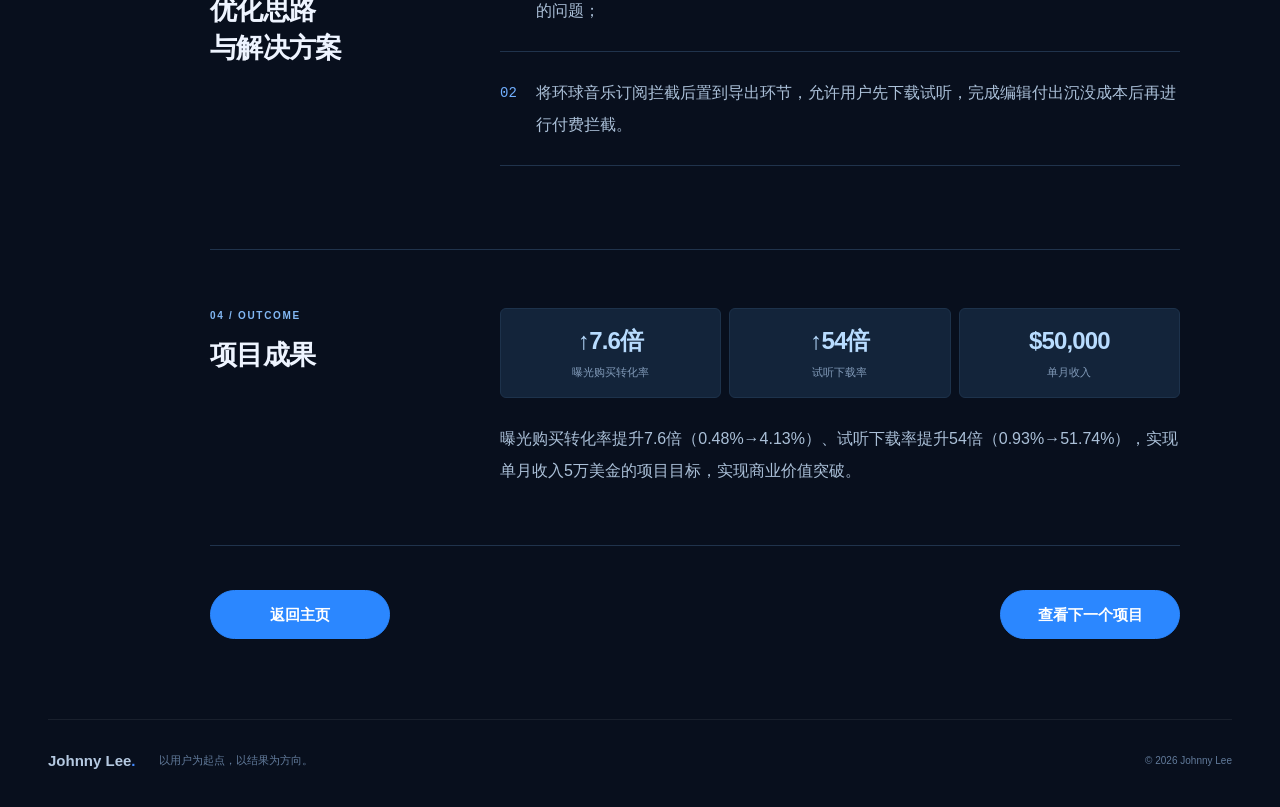
<file: project-filmora-music.html>
<!DOCTYPE html><html lang="zh-CN"><head><meta charSet="utf-8"/><meta name="viewport" content="width=device-width, initial-scale=1"/><title>Johnny Lee · AI 产品经理 | 个人履历与项目案例</title><meta name="description" content="Johnny Lee 的个人网站：AI 产品策略、用户体验、数据分析与商业化。了解工作经历、六个精选项目及联系方式。"/>
<link rel="stylesheet" href="style.css"><link rel="icon" href="favicon.svg"></head><body class="antialiased"><a href="#main" class="skip-link"><span class="language-zh" lang="zh-CN">跳到主要内容</span><span class="language-en" lang="en">Skip to main content</span></a><header class="site-header"><div class="header-inner"><a href="index.html" class="brand" aria-label="Johnny Lee"><span class="brand-mark">JL<span></span></span><span>Johnny Lee<small>Focus on AI Products</small></span></a><div class="header-right"><a class="header-phone" href="tel:13510651508"><span class="language-zh" lang="zh-CN">手机号码</span><span class="language-en" lang="en">Phone</span> <!-- -->13510651508<span class="language-zh" lang="zh-CN">（微信同号）</span><span class="language-en" lang="en"> (also on WeChat)</span></a><div class="language-switch" role="group" aria-label="Language"><button type="button" data-language="zh" class="active" aria-pressed="true">中文</button><button type="button" data-language="en" aria-pressed="false">EN</button></div></div></div></header><main id="main"><div class="container case-hero"><a href="index.html#projects" class="back-link"><svg xmlns="http://www.w3.org/2000/svg" width="17" height="17" viewBox="0 0 24 24" fill="none" stroke="currentColor" stroke-width="2" stroke-linecap="round" stroke-linejoin="round" class="lucide lucide-arrow-left" aria-hidden="true"><path d="m12 19-7-7 7-7"></path><path d="M19 12H5"></path></svg> <span class="language-zh" lang="zh-CN">返回主页</span><span class="language-en" lang="en">Back to home</span></a><p class="eyebrow">CASE STUDY / <!-- -->05<!-- --> <span class="case-company"><span class="language-zh" lang="zh-CN">万兴科技 · Filmora</span><span class="language-en" lang="en">Wondershare · Filmora</span></span></p><h1><span class="language-zh" lang="zh-CN">Filmora 桌面端环球音乐订阅率提升</span><span class="language-en" lang="en">Filmora desktop: increasing Universal Music subscriptions</span></h1><p class="case-role"><span><span class="language-zh" lang="zh-CN">项目角色</span><span class="language-en" lang="en">Role</span></span><span class="language-zh" lang="zh-CN">主产品经理 + 交互设计师</span><span class="language-en" lang="en">Lead Product Manager + Interaction Designer</span></p><div class="tag-row"><span><span class="language-zh" lang="zh-CN">音乐订阅</span><span class="language-en" lang="en">Music subscriptions</span></span><span><span class="language-zh" lang="zh-CN">付费转化</span><span class="language-en" lang="en">Paid conversion</span></span><span><span class="language-zh" lang="zh-CN">商业化</span><span class="language-en" lang="en">Monetization</span></span></div><img class="case-cover" src="images/music.webp" alt="Filmora 桌面端环球音乐订阅率提升" data-alt-zh="Filmora 桌面端环球音乐订阅率提升" data-alt-en="Filmora desktop: increasing Universal Music subscriptions" width="1200" height="600"/><div class="metrics "><div><strong><span class="language-zh" lang="zh-CN">↑7.6倍</span><span class="language-en" lang="en">↑7.6×</span></strong><span><span class="language-zh" lang="zh-CN">曝光购买转化率</span><span class="language-en" lang="en">Exposure-to-purchase rate</span></span></div><div><strong><span class="language-zh" lang="zh-CN">↑54倍</span><span class="language-en" lang="en">↑54×</span></strong><span><span class="language-zh" lang="zh-CN">试听下载率</span><span class="language-en" lang="en">Listening download rate</span></span></div><div><strong>$50,000</strong><span><span class="language-zh" lang="zh-CN">单月收入</span><span class="language-en" lang="en">Monthly revenue</span></span></div></div></div><nav class="case-tabs" aria-label="项目详情目录" data-label-zh="项目详情目录" data-label-en="Case study navigation"><div class="container"><a href="#background" class="active" aria-current="location"><span class="language-zh" lang="zh-CN">项目背景</span><span class="language-en" lang="en">Background</span></a><a href="#challenge" class=""><span class="language-zh" lang="zh-CN">问题与挑战</span><span class="language-en" lang="en">Challenges</span></a><a href="#strategy" class=""><span class="language-zh" lang="zh-CN">优化思路与方案</span><span class="language-en" lang="en">Approach</span></a><a href="#results" class=""><span class="language-zh" lang="zh-CN">项目成果</span><span class="language-en" lang="en">Outcomes</span></a></div></nav><article class="container case-article"><section id="background" class="case-section"><div><span class="eyebrow">01 / CONTEXT</span><h2><span class="language-zh" lang="zh-CN">项目背景</span><span class="language-en" lang="en">Background</span></h2></div><div><p><span class="language-zh" lang="zh-CN">环球音乐在桌面端上线后因为单价高、不支持先试用再订阅所以用户在拖拽到时间线轨道前就会被付费弹窗拦截掉，试听下载率0.93%和曝光购买转化率0.48%，远低于其他类型的资源。</span><span class="language-en" lang="en">Universal Music launched on desktop at a high price without a try-before-subscribe option. A paywall blocked users before they could drag music onto the timeline. Listening downloads were 0.93% and exposure-to-purchase conversion was 0.48%, well below other resources.</span></p></div></section><section id="challenge" class="case-section"><div><span class="eyebrow">02 / CHALLENGE</span><h2><span class="language-zh" lang="zh-CN">问题与挑战</span><span class="language-en" lang="en">Challenges</span></h2></div><div class="challenge-list"><p><span class="language-zh" lang="zh-CN">1）环球音乐不支持先试用再订阅且单价较高（非商用10.99/月、商用29.99/月），用户决策成本高；</span><span class="language-en" lang="en">1) No trial and high prices ($10.99/month for non-commercial use; $29.99/month for commercial use) raised the decision cost.</span></p><p><span class="language-zh" lang="zh-CN">2）试听前先订阅拦截掉绝大部分用户，导致大量潜在用户流失，无法完成转化闭环。</span><span class="language-en" lang="en">2) Requiring a subscription before listening blocked most users, losing potential customers before they could convert.</span></p></div></section><section id="strategy" class="case-section"><div><span class="eyebrow">03 / APPROACH</span><h2><span class="language-zh" lang="zh-CN">优化思路</span><span class="language-en" lang="en">Approach</span><br/><span class="language-zh" lang="zh-CN">与解决方案</span><span class="language-en" lang="en">and solutions</span></h2></div><div class="strategy-list"><div><span>0<!-- -->1</span><p><span class="language-zh" lang="zh-CN">拉通商务同事与环球音乐谈妥7天0元试用和最低5折折扣的条款，解决环球音乐客单价过高的问题；</span><span class="language-en" lang="en">Worked with the business team and Universal Music to agree on a seven-day free trial and discounts of up to 50%, addressing the high price.</span></p></div><div><span>0<!-- -->2</span><p><span class="language-zh" lang="zh-CN">将环球音乐订阅拦截后置到导出环节，允许用户先下载试听，完成编辑付出沉没成本后再进行付费拦截。</span><span class="language-en" lang="en">Moved the subscription paywall to export, allowing users to download, listen and edit before encountering the paid subscription prompt.</span></p></div><div class="case-media"></div></div></section><section id="results" class="case-section results-section"><div><span class="eyebrow">04 / OUTCOME</span><h2><span class="language-zh" lang="zh-CN">项目成果</span><span class="language-en" lang="en">Outcomes</span></h2></div><div><div class="metrics "><div><strong><span class="language-zh" lang="zh-CN">↑7.6倍</span><span class="language-en" lang="en">↑7.6×</span></strong><span><span class="language-zh" lang="zh-CN">曝光购买转化率</span><span class="language-en" lang="en">Exposure-to-purchase rate</span></span></div><div><strong><span class="language-zh" lang="zh-CN">↑54倍</span><span class="language-en" lang="en">↑54×</span></strong><span><span class="language-zh" lang="zh-CN">试听下载率</span><span class="language-en" lang="en">Listening download rate</span></span></div><div><strong>$50,000</strong><span><span class="language-zh" lang="zh-CN">单月收入</span><span class="language-en" lang="en">Monthly revenue</span></span></div></div><p><span class="language-zh" lang="zh-CN">曝光购买转化率提升7.6倍（0.48%→4.13%）、试听下载率提升54倍（0.93%→51.74%），实现单月收入5万美金的项目目标，实现商业价值突破。</span><span class="language-en" lang="en">Exposure-to-purchase conversion increased 7.6 times (0.48%→4.13%), listening downloads increased 54 times (0.93%→51.74%), and the project achieved its $50,000 monthly revenue target.</span></p></div></section></article><div class="container case-actions"><a href="index.html#projects" class="case-action-button"><span class="language-zh" lang="zh-CN">返回主页</span><span class="language-en" lang="en">Back to home</span></a><a href="project-jd-campaign.html" class="case-action-button" aria-label="查看下一个项目：京东大促商品一键站外版 web 页面功能" data-label-zh="查看下一个项目：京东大促商品一键站外版 web 页面功能" data-label-en="View next project: JD shopping festivals: one-click external campaign web pages"><span class="language-zh" lang="zh-CN">查看下一个项目</span><span class="language-en" lang="en">View next project</span></a></div></main><footer class="site-footer"><div><span class="footer-brand">Johnny Lee<span class="blue-dot">.</span></span><span><span class="language-zh" lang="zh-CN">以用户为起点，以结果为方向。</span><span class="language-en" lang="en">Start with users. Deliver outcomes.</span></span></div><div><small>© <!-- -->2026<!-- --> Johnny Lee</small></div></footer><button class="back-top " aria-label="返回顶部" data-label-zh="返回顶部" data-label-en="Back to top" tabindex="-1"><svg xmlns="http://www.w3.org/2000/svg" width="19" height="19" viewBox="0 0 24 24" fill="none" stroke="currentColor" stroke-width="2" stroke-linecap="round" stroke-linejoin="round" class="lucide lucide-arrow-up" aria-hidden="true"><path d="m5 12 7-7 7 7"></path><path d="M12 19V5"></path></svg></button><script src="language.js"></script><script src="preview.js"></script></body></html>
</file>
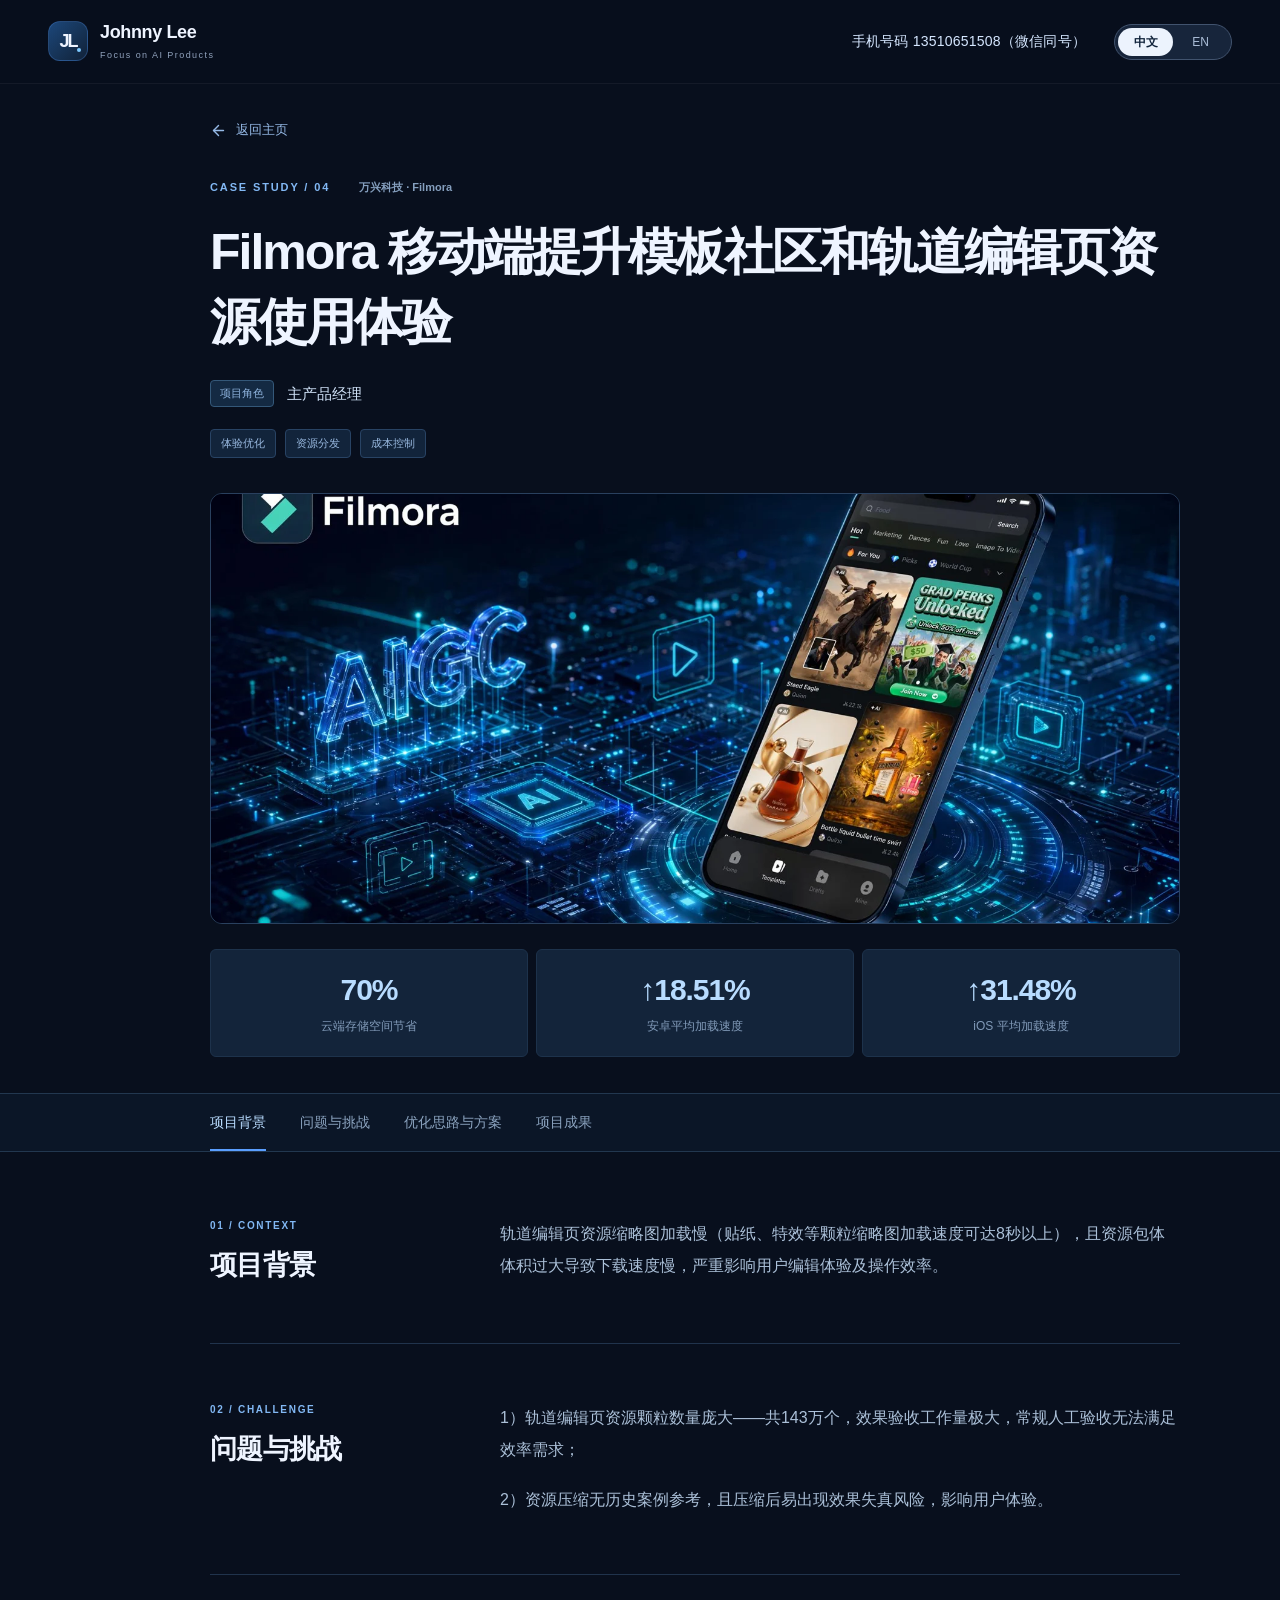
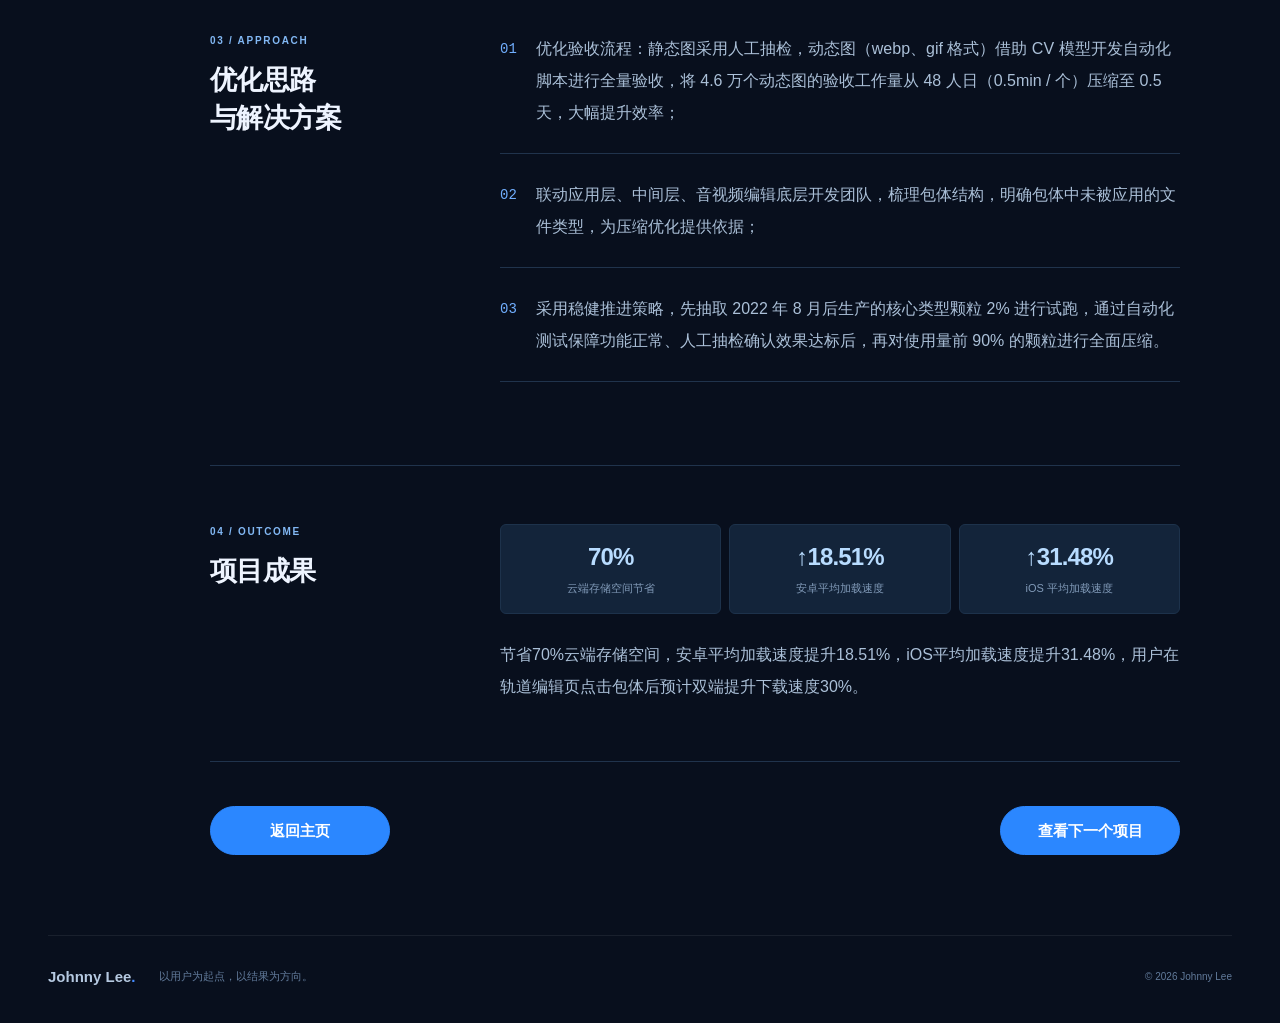
<file: project-filmora-resources.html>
<!DOCTYPE html><html lang="zh-CN"><head><meta charSet="utf-8"/><meta name="viewport" content="width=device-width, initial-scale=1"/><title>Johnny Lee · AI 产品经理 | 个人履历与项目案例</title><meta name="description" content="Johnny Lee 的个人网站：AI 产品策略、用户体验、数据分析与商业化。了解工作经历、六个精选项目及联系方式。"/>
<link rel="stylesheet" href="style.css"><link rel="icon" href="favicon.svg"></head><body class="antialiased"><a href="#main" class="skip-link"><span class="language-zh" lang="zh-CN">跳到主要内容</span><span class="language-en" lang="en">Skip to main content</span></a><header class="site-header"><div class="header-inner"><a href="index.html" class="brand" aria-label="Johnny Lee"><span class="brand-mark">JL<span></span></span><span>Johnny Lee<small>Focus on AI Products</small></span></a><div class="header-right"><a class="header-phone" href="tel:13510651508"><span class="language-zh" lang="zh-CN">手机号码</span><span class="language-en" lang="en">Phone</span> <!-- -->13510651508<span class="language-zh" lang="zh-CN">（微信同号）</span><span class="language-en" lang="en"> (also on WeChat)</span></a><div class="language-switch" role="group" aria-label="Language"><button type="button" data-language="zh" class="active" aria-pressed="true">中文</button><button type="button" data-language="en" aria-pressed="false">EN</button></div></div></div></header><main id="main"><div class="container case-hero"><a href="index.html#projects" class="back-link"><svg xmlns="http://www.w3.org/2000/svg" width="17" height="17" viewBox="0 0 24 24" fill="none" stroke="currentColor" stroke-width="2" stroke-linecap="round" stroke-linejoin="round" class="lucide lucide-arrow-left" aria-hidden="true"><path d="m12 19-7-7 7-7"></path><path d="M19 12H5"></path></svg> <span class="language-zh" lang="zh-CN">返回主页</span><span class="language-en" lang="en">Back to home</span></a><p class="eyebrow">CASE STUDY / <!-- -->04<!-- --> <span class="case-company"><span class="language-zh" lang="zh-CN">万兴科技 · Filmora</span><span class="language-en" lang="en">Wondershare · Filmora</span></span></p><h1><span class="language-zh" lang="zh-CN">Filmora 移动端提升模板社区和轨道编辑页资源使用体验</span><span class="language-en" lang="en">Filmora mobile: improving template community and timeline asset experience</span></h1><p class="case-role"><span><span class="language-zh" lang="zh-CN">项目角色</span><span class="language-en" lang="en">Role</span></span><span class="language-zh" lang="zh-CN">主产品经理</span><span class="language-en" lang="en">Lead Product Manager</span></p><div class="tag-row"><span><span class="language-zh" lang="zh-CN">体验优化</span><span class="language-en" lang="en">UX optimization</span></span><span><span class="language-zh" lang="zh-CN">资源分发</span><span class="language-en" lang="en">Asset delivery</span></span><span><span class="language-zh" lang="zh-CN">成本控制</span><span class="language-en" lang="en">Cost control</span></span></div><img class="case-cover" src="images/filmora-community.webp" alt="Filmora 移动端提升模板社区和轨道编辑页资源使用体验" data-alt-zh="Filmora 移动端提升模板社区和轨道编辑页资源使用体验" data-alt-en="Filmora mobile: improving template community and timeline asset experience" width="1200" height="600"/><div class="metrics "><div><strong>70%</strong><span><span class="language-zh" lang="zh-CN">云端存储空间节省</span><span class="language-en" lang="en">Cloud storage saved</span></span></div><div><strong>↑18.51%</strong><span><span class="language-zh" lang="zh-CN">安卓平均加载速度</span><span class="language-en" lang="en">Android average loading speed</span></span></div><div><strong>↑31.48%</strong><span><span class="language-zh" lang="zh-CN">iOS 平均加载速度</span><span class="language-en" lang="en">iOS average loading speed</span></span></div></div></div><nav class="case-tabs" aria-label="项目详情目录" data-label-zh="项目详情目录" data-label-en="Case study navigation"><div class="container"><a href="#background" class="active" aria-current="location"><span class="language-zh" lang="zh-CN">项目背景</span><span class="language-en" lang="en">Background</span></a><a href="#challenge" class=""><span class="language-zh" lang="zh-CN">问题与挑战</span><span class="language-en" lang="en">Challenges</span></a><a href="#strategy" class=""><span class="language-zh" lang="zh-CN">优化思路与方案</span><span class="language-en" lang="en">Approach</span></a><a href="#results" class=""><span class="language-zh" lang="zh-CN">项目成果</span><span class="language-en" lang="en">Outcomes</span></a></div></nav><article class="container case-article"><section id="background" class="case-section"><div><span class="eyebrow">01 / CONTEXT</span><h2><span class="language-zh" lang="zh-CN">项目背景</span><span class="language-en" lang="en">Background</span></h2></div><div><p><span class="language-zh" lang="zh-CN">轨道编辑页资源缩略图加载慢（贴纸、特效等颗粒缩略图加载速度可达8秒以上），且资源包体体积过大导致下载速度慢，严重影响用户编辑体验及操作效率。</span><span class="language-en" lang="en">Thumbnails for timeline resources such as stickers and effects could take more than eight seconds to load. Oversized asset packages also slowed downloads, severely disrupting editing and efficiency.</span></p></div></section><section id="challenge" class="case-section"><div><span class="eyebrow">02 / CHALLENGE</span><h2><span class="language-zh" lang="zh-CN">问题与挑战</span><span class="language-en" lang="en">Challenges</span></h2></div><div class="challenge-list"><p><span class="language-zh" lang="zh-CN">1）轨道编辑页资源颗粒数量庞大——共143万个，效果验收工作量极大，常规人工验收无法满足效率需求；</span><span class="language-en" lang="en">1) The timeline contained 1.43 million resource items, making manual quality validation impractical.</span></p><p><span class="language-zh" lang="zh-CN">2）资源压缩无历史案例参考，且压缩后易出现效果失真风险，影响用户体验。</span><span class="language-en" lang="en">2) There was no prior resource-compression precedent, and compression risked visual degradation and a worse user experience.</span></p></div></section><section id="strategy" class="case-section"><div><span class="eyebrow">03 / APPROACH</span><h2><span class="language-zh" lang="zh-CN">优化思路</span><span class="language-en" lang="en">Approach</span><br/><span class="language-zh" lang="zh-CN">与解决方案</span><span class="language-en" lang="en">and solutions</span></h2></div><div class="strategy-list"><div><span>0<!-- -->1</span><p><span class="language-zh" lang="zh-CN">优化验收流程：静态图采用人工抽检，动态图（webp、gif 格式）借助 CV 模型开发自动化脚本进行全量验收，将 4.6 万个动态图的验收工作量从 48 人日（0.5min / 个）压缩至 0.5 天，大幅提升效率；</span><span class="language-en" lang="en">Improved validation: manually sample static images and use CV-based scripts to validate all animated WebP and GIF assets. This reduced verification of 46,000 animations from 48 person-days (0.5 minutes each) to 0.5 days.</span></p></div><div><span>0<!-- -->2</span><p><span class="language-zh" lang="zh-CN">联动应用层、中间层、音视频编辑底层开发团队，梳理包体结构，明确包体中未被应用的文件类型，为压缩优化提供依据；</span><span class="language-en" lang="en">Worked with application, middleware and audio-video editing infrastructure teams to identify unused file types in asset packages and inform compression.</span></p></div><div><span>0<!-- -->3</span><p><span class="language-zh" lang="zh-CN">采用稳健推进策略，先抽取 2022 年 8 月后生产的核心类型颗粒 2% 进行试跑，通过自动化测试保障功能正常、人工抽检确认效果达标后，再对使用量前 90% 的颗粒进行全面压缩。</span><span class="language-en" lang="en">Rolled out cautiously: first trial compression on 2% of core asset types produced after August 2022, validate function with automated tests and quality with manual sampling, then compress items accounting for the top 90% of usage.</span></p></div><div class="case-media"></div></div></section><section id="results" class="case-section results-section"><div><span class="eyebrow">04 / OUTCOME</span><h2><span class="language-zh" lang="zh-CN">项目成果</span><span class="language-en" lang="en">Outcomes</span></h2></div><div><div class="metrics "><div><strong>70%</strong><span><span class="language-zh" lang="zh-CN">云端存储空间节省</span><span class="language-en" lang="en">Cloud storage saved</span></span></div><div><strong>↑18.51%</strong><span><span class="language-zh" lang="zh-CN">安卓平均加载速度</span><span class="language-en" lang="en">Android average loading speed</span></span></div><div><strong>↑31.48%</strong><span><span class="language-zh" lang="zh-CN">iOS 平均加载速度</span><span class="language-en" lang="en">iOS average loading speed</span></span></div></div><p><span class="language-zh" lang="zh-CN">节省70%云端存储空间，安卓平均加载速度提升18.51%，iOS平均加载速度提升31.48%，用户在轨道编辑页点击包体后预计双端提升下载速度30%。</span><span class="language-en" lang="en">Saved 70% of cloud storage; average loading speed improved 18.51% on Android and 31.48% on iOS. Download speed after selecting a timeline asset package was estimated to improve by 30% on both platforms.</span></p></div></section></article><div class="container case-actions"><a href="index.html#projects" class="case-action-button"><span class="language-zh" lang="zh-CN">返回主页</span><span class="language-en" lang="en">Back to home</span></a><a href="project-filmora-music.html" class="case-action-button" aria-label="查看下一个项目：Filmora 桌面端环球音乐订阅率提升" data-label-zh="查看下一个项目：Filmora 桌面端环球音乐订阅率提升" data-label-en="View next project: Filmora desktop: increasing Universal Music subscriptions"><span class="language-zh" lang="zh-CN">查看下一个项目</span><span class="language-en" lang="en">View next project</span></a></div></main><footer class="site-footer"><div><span class="footer-brand">Johnny Lee<span class="blue-dot">.</span></span><span><span class="language-zh" lang="zh-CN">以用户为起点，以结果为方向。</span><span class="language-en" lang="en">Start with users. Deliver outcomes.</span></span></div><div><small>© <!-- -->2026<!-- --> Johnny Lee</small></div></footer><button class="back-top " aria-label="返回顶部" data-label-zh="返回顶部" data-label-en="Back to top" tabindex="-1"><svg xmlns="http://www.w3.org/2000/svg" width="19" height="19" viewBox="0 0 24 24" fill="none" stroke="currentColor" stroke-width="2" stroke-linecap="round" stroke-linejoin="round" class="lucide lucide-arrow-up" aria-hidden="true"><path d="m5 12 7-7 7 7"></path><path d="M12 19V5"></path></svg></button><script src="language.js"></script><script src="preview.js"></script></body></html>
</file>
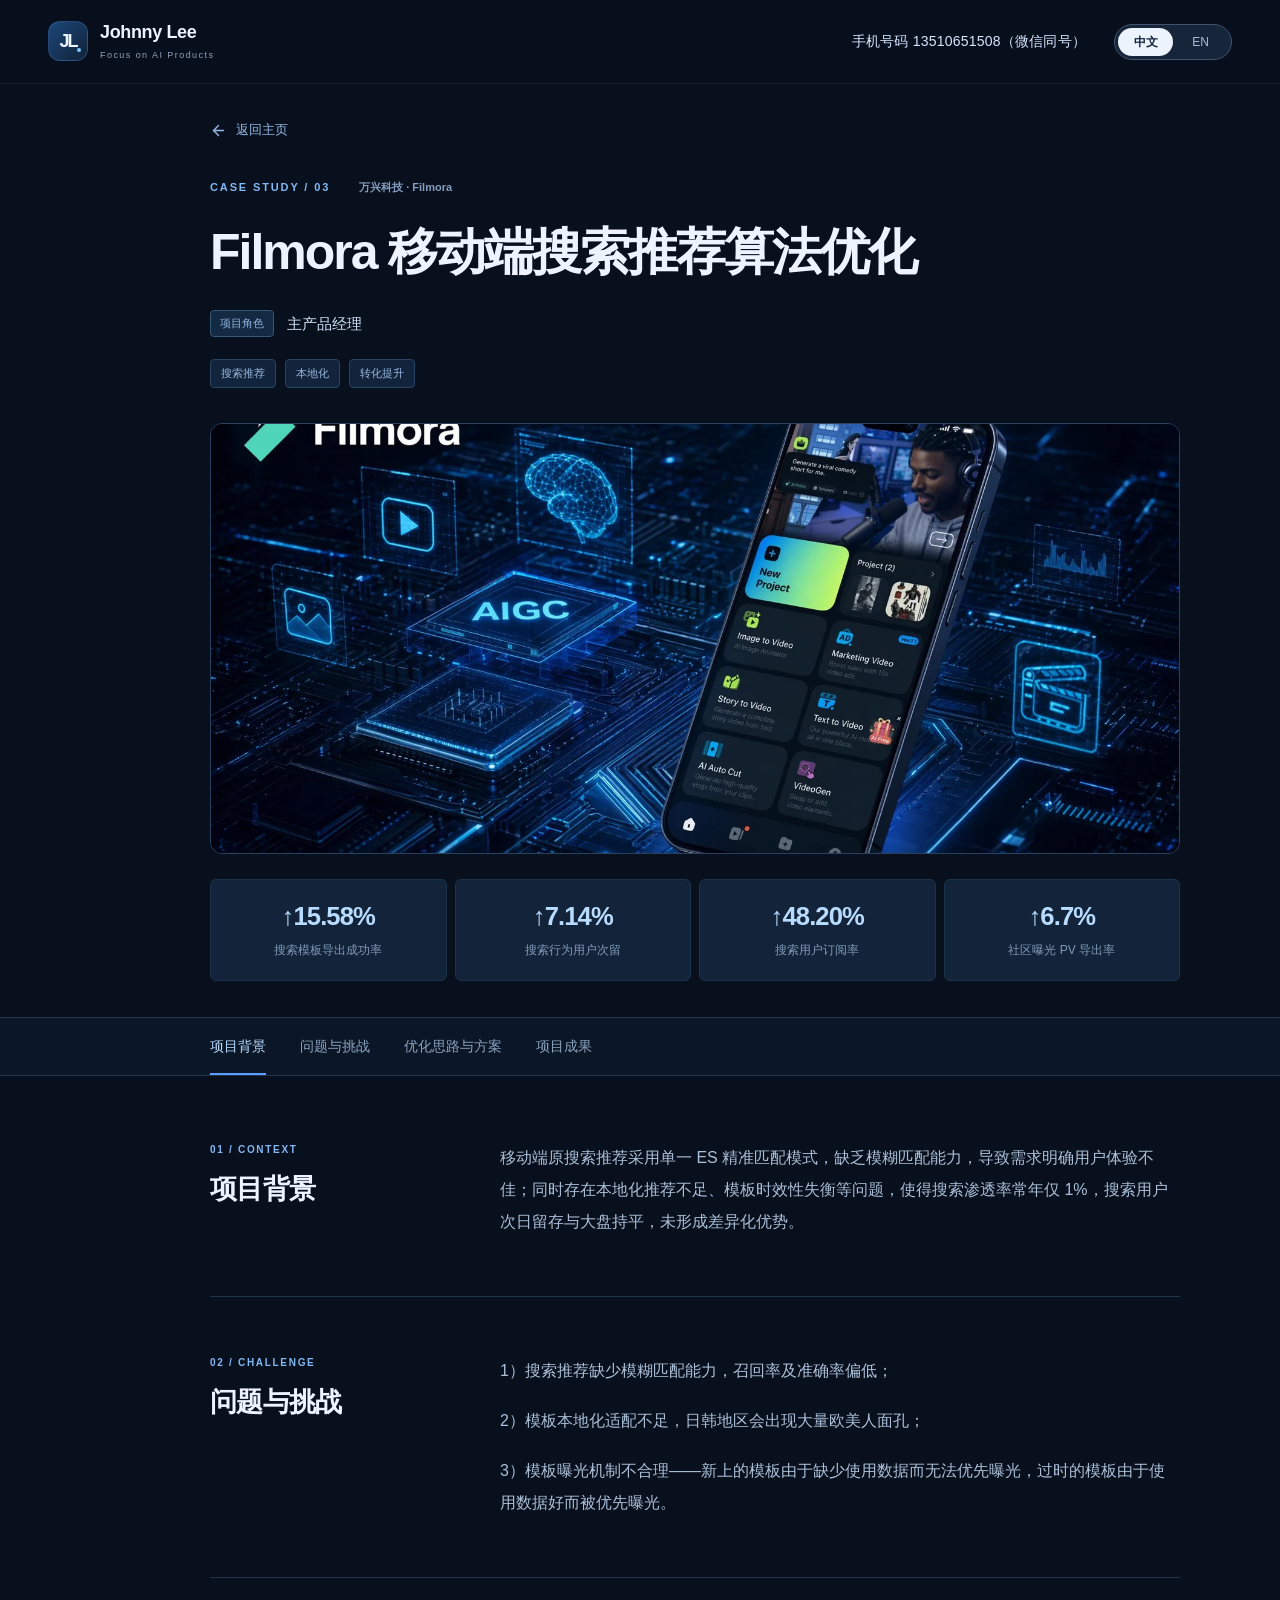
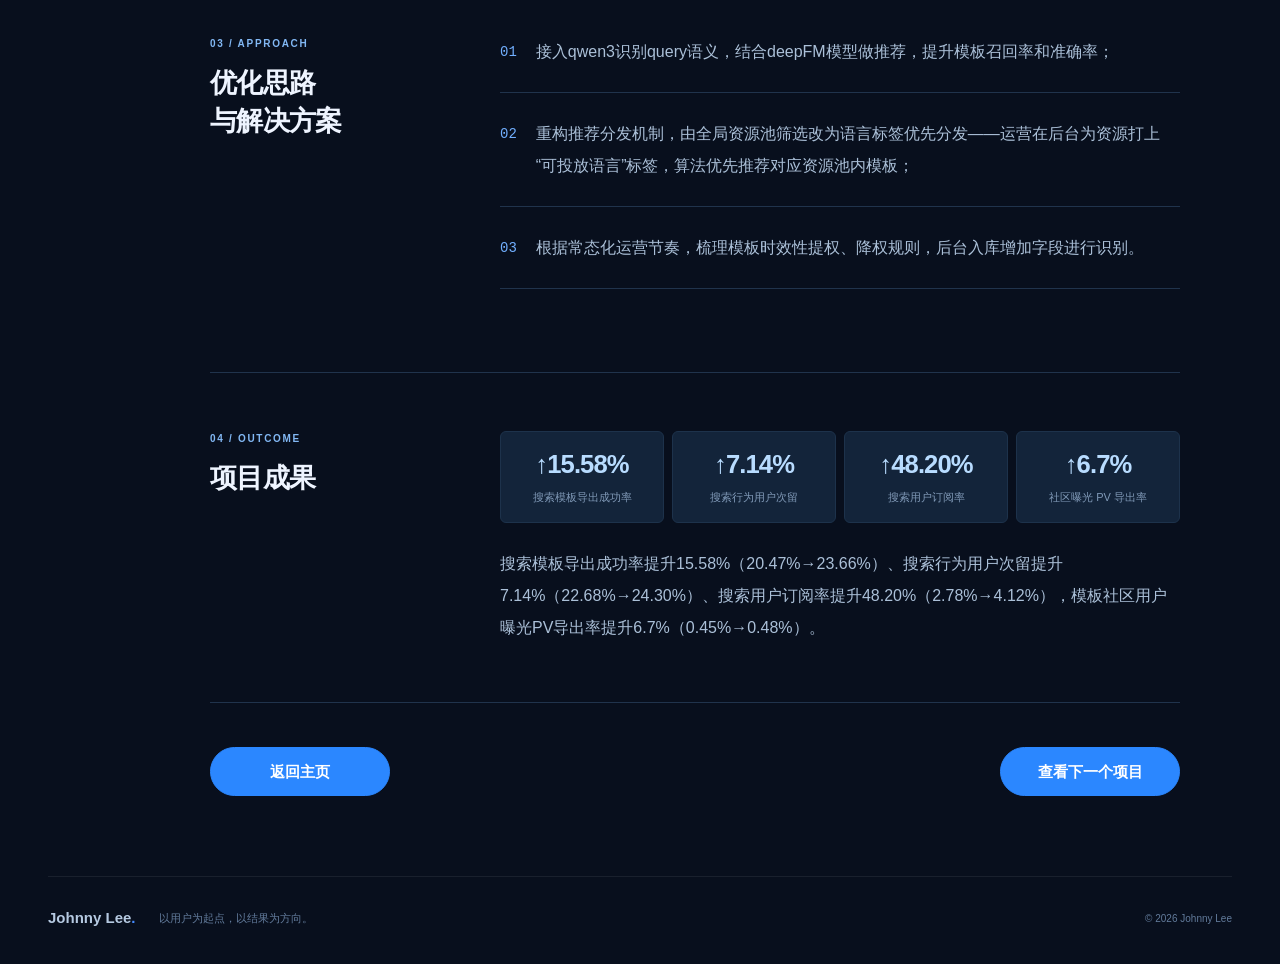
<file: project-filmora-search.html>
<!DOCTYPE html><html lang="zh-CN"><head><meta charSet="utf-8"/><meta name="viewport" content="width=device-width, initial-scale=1"/><title>Johnny Lee · AI 产品经理 | 个人履历与项目案例</title><meta name="description" content="Johnny Lee 的个人网站：AI 产品策略、用户体验、数据分析与商业化。了解工作经历、六个精选项目及联系方式。"/>
<link rel="stylesheet" href="style.css"><link rel="icon" href="favicon.svg"></head><body class="antialiased"><a href="#main" class="skip-link"><span class="language-zh" lang="zh-CN">跳到主要内容</span><span class="language-en" lang="en">Skip to main content</span></a><header class="site-header"><div class="header-inner"><a href="index.html" class="brand" aria-label="Johnny Lee"><span class="brand-mark">JL<span></span></span><span>Johnny Lee<small>Focus on AI Products</small></span></a><div class="header-right"><a class="header-phone" href="tel:13510651508"><span class="language-zh" lang="zh-CN">手机号码</span><span class="language-en" lang="en">Phone</span> <!-- -->13510651508<span class="language-zh" lang="zh-CN">（微信同号）</span><span class="language-en" lang="en"> (also on WeChat)</span></a><div class="language-switch" role="group" aria-label="Language"><button type="button" data-language="zh" class="active" aria-pressed="true">中文</button><button type="button" data-language="en" aria-pressed="false">EN</button></div></div></div></header><main id="main"><div class="container case-hero"><a href="index.html#projects" class="back-link"><svg xmlns="http://www.w3.org/2000/svg" width="17" height="17" viewBox="0 0 24 24" fill="none" stroke="currentColor" stroke-width="2" stroke-linecap="round" stroke-linejoin="round" class="lucide lucide-arrow-left" aria-hidden="true"><path d="m12 19-7-7 7-7"></path><path d="M19 12H5"></path></svg> <span class="language-zh" lang="zh-CN">返回主页</span><span class="language-en" lang="en">Back to home</span></a><p class="eyebrow">CASE STUDY / <!-- -->03<!-- --> <span class="case-company"><span class="language-zh" lang="zh-CN">万兴科技 · Filmora</span><span class="language-en" lang="en">Wondershare · Filmora</span></span></p><h1><span class="language-zh" lang="zh-CN">Filmora 移动端搜索推荐算法优化</span><span class="language-en" lang="en">Filmora mobile search and recommendation optimization</span></h1><p class="case-role"><span><span class="language-zh" lang="zh-CN">项目角色</span><span class="language-en" lang="en">Role</span></span><span class="language-zh" lang="zh-CN">主产品经理</span><span class="language-en" lang="en">Lead Product Manager</span></p><div class="tag-row"><span><span class="language-zh" lang="zh-CN">搜索推荐</span><span class="language-en" lang="en">Search and recommendations</span></span><span><span class="language-zh" lang="zh-CN">本地化</span><span class="language-en" lang="en">Localization</span></span><span><span class="language-zh" lang="zh-CN">转化提升</span><span class="language-en" lang="en">Conversion</span></span></div><img class="case-cover" src="images/filmora-search.webp" alt="Filmora 移动端搜索推荐算法优化" data-alt-zh="Filmora 移动端搜索推荐算法优化" data-alt-en="Filmora mobile search and recommendation optimization" width="1200" height="600"/><div class="metrics metrics-four"><div><strong>↑15.58%</strong><span><span class="language-zh" lang="zh-CN">搜索模板导出成功率</span><span class="language-en" lang="en">Search template export success</span></span></div><div><strong>↑7.14%</strong><span><span class="language-zh" lang="zh-CN">搜索行为用户次留</span><span class="language-en" lang="en">Search users’ next-day retention</span></span></div><div><strong>↑48.20%</strong><span><span class="language-zh" lang="zh-CN">搜索用户订阅率</span><span class="language-en" lang="en">Search user subscription rate</span></span></div><div><strong>↑6.7%</strong><span><span class="language-zh" lang="zh-CN">社区曝光 PV 导出率</span><span class="language-en" lang="en">Community exposure-to-export rate</span></span></div></div></div><nav class="case-tabs" aria-label="项目详情目录" data-label-zh="项目详情目录" data-label-en="Case study navigation"><div class="container"><a href="#background" class="active" aria-current="location"><span class="language-zh" lang="zh-CN">项目背景</span><span class="language-en" lang="en">Background</span></a><a href="#challenge" class=""><span class="language-zh" lang="zh-CN">问题与挑战</span><span class="language-en" lang="en">Challenges</span></a><a href="#strategy" class=""><span class="language-zh" lang="zh-CN">优化思路与方案</span><span class="language-en" lang="en">Approach</span></a><a href="#results" class=""><span class="language-zh" lang="zh-CN">项目成果</span><span class="language-en" lang="en">Outcomes</span></a></div></nav><article class="container case-article"><section id="background" class="case-section"><div><span class="eyebrow">01 / CONTEXT</span><h2><span class="language-zh" lang="zh-CN">项目背景</span><span class="language-en" lang="en">Background</span></h2></div><div><p><span class="language-zh" lang="zh-CN">移动端原搜索推荐采用单一 ES 精准匹配模式，缺乏模糊匹配能力，导致需求明确用户体验不佳；同时存在本地化推荐不足、模板时效性失衡等问题，使得搜索渗透率常年仅 1%，搜索用户次日留存与大盘持平，未形成差异化优势。</span><span class="language-en" lang="en">Mobile search used a single exact-match ES approach without fuzzy matching, frustrating users with clear needs. Weak localization and imbalanced template freshness kept search penetration around 1%, while next-day retention among search users matched the overall baseline.</span></p></div></section><section id="challenge" class="case-section"><div><span class="eyebrow">02 / CHALLENGE</span><h2><span class="language-zh" lang="zh-CN">问题与挑战</span><span class="language-en" lang="en">Challenges</span></h2></div><div class="challenge-list"><p><span class="language-zh" lang="zh-CN">1）搜索推荐缺少模糊匹配能力，召回率及准确率偏低；</span><span class="language-en" lang="en">1) Search recommendations lacked fuzzy matching, resulting in low recall and relevance.</span></p><p><span class="language-zh" lang="zh-CN">2）模板本地化适配不足，日韩地区会出现大量欧美人面孔；</span><span class="language-en" lang="en">2) Localized templates were insufficient; users in Japan and Korea frequently saw Western faces.</span></p><p><span class="language-zh" lang="zh-CN">3）模板曝光机制不合理——新上的模板由于缺少使用数据而无法优先曝光，过时的模板由于使用数据好而被优先曝光。</span><span class="language-en" lang="en">3) The exposure mechanism favored older templates with historical usage data, while new templates lacked sufficient data to gain visibility.</span></p></div></section><section id="strategy" class="case-section"><div><span class="eyebrow">03 / APPROACH</span><h2><span class="language-zh" lang="zh-CN">优化思路</span><span class="language-en" lang="en">Approach</span><br/><span class="language-zh" lang="zh-CN">与解决方案</span><span class="language-en" lang="en">and solutions</span></h2></div><div class="strategy-list"><div><span>0<!-- -->1</span><p><span class="language-zh" lang="zh-CN">接入qwen3识别query语义，结合deepFM模型做推荐，提升模板召回率和准确率；</span><span class="language-en" lang="en">Use Qwen3 to interpret query semantics and DeepFM for recommendations, improving template recall and relevance.</span></p></div><div><span>0<!-- -->2</span><p><span class="language-zh" lang="zh-CN">重构推荐分发机制，由全局资源池筛选改为语言标签优先分发——运营在后台为资源打上“可投放语言”标签，算法优先推荐对应资源池内模板；</span><span class="language-en" lang="en">Shift from filtering a global pool to language-prioritized delivery: operations staff tag resources with eligible languages, and the algorithm prioritizes the corresponding pools.</span></p></div><div><span>0<!-- -->3</span><p><span class="language-zh" lang="zh-CN">根据常态化运营节奏，梳理模板时效性提权、降权规则，后台入库增加字段进行识别。</span><span class="language-en" lang="en">Define freshness-based promotion and demotion rules in line with ongoing operations, adding fields to identify resources in the backend.</span></p></div><div class="case-media"></div></div></section><section id="results" class="case-section results-section"><div><span class="eyebrow">04 / OUTCOME</span><h2><span class="language-zh" lang="zh-CN">项目成果</span><span class="language-en" lang="en">Outcomes</span></h2></div><div><div class="metrics metrics-four"><div><strong>↑15.58%</strong><span><span class="language-zh" lang="zh-CN">搜索模板导出成功率</span><span class="language-en" lang="en">Search template export success</span></span></div><div><strong>↑7.14%</strong><span><span class="language-zh" lang="zh-CN">搜索行为用户次留</span><span class="language-en" lang="en">Search users’ next-day retention</span></span></div><div><strong>↑48.20%</strong><span><span class="language-zh" lang="zh-CN">搜索用户订阅率</span><span class="language-en" lang="en">Search user subscription rate</span></span></div><div><strong>↑6.7%</strong><span><span class="language-zh" lang="zh-CN">社区曝光 PV 导出率</span><span class="language-en" lang="en">Community exposure-to-export rate</span></span></div></div><p><span class="language-zh" lang="zh-CN">搜索模板导出成功率提升15.58%（20.47%→23.66%）、搜索行为用户次留提升7.14%（22.68%→24.30%）、搜索用户订阅率提升48.20%（2.78%→4.12%），模板社区用户曝光PV导出率提升6.7%（0.45%→0.48%）。</span><span class="language-en" lang="en">Search template export success rose 15.58% (20.47%→23.66%); next-day retention among search users rose 7.14% (22.68%→24.30%); their subscription rate rose 48.20% (2.78%→4.12%); and community exposure-to-export rate rose 6.7% (0.45%→0.48%).</span></p></div></section></article><div class="container case-actions"><a href="index.html#projects" class="case-action-button"><span class="language-zh" lang="zh-CN">返回主页</span><span class="language-en" lang="en">Back to home</span></a><a href="project-filmora-resources.html" class="case-action-button" aria-label="查看下一个项目：Filmora 移动端提升模板社区和轨道编辑页资源使用体验" data-label-zh="查看下一个项目：Filmora 移动端提升模板社区和轨道编辑页资源使用体验" data-label-en="View next project: Filmora mobile: improving template community and timeline asset experience"><span class="language-zh" lang="zh-CN">查看下一个项目</span><span class="language-en" lang="en">View next project</span></a></div></main><footer class="site-footer"><div><span class="footer-brand">Johnny Lee<span class="blue-dot">.</span></span><span><span class="language-zh" lang="zh-CN">以用户为起点，以结果为方向。</span><span class="language-en" lang="en">Start with users. Deliver outcomes.</span></span></div><div><small>© <!-- -->2026<!-- --> Johnny Lee</small></div></footer><button class="back-top " aria-label="返回顶部" data-label-zh="返回顶部" data-label-en="Back to top" tabindex="-1"><svg xmlns="http://www.w3.org/2000/svg" width="19" height="19" viewBox="0 0 24 24" fill="none" stroke="currentColor" stroke-width="2" stroke-linecap="round" stroke-linejoin="round" class="lucide lucide-arrow-up" aria-hidden="true"><path d="m5 12 7-7 7 7"></path><path d="M12 19V5"></path></svg></button><script src="language.js"></script><script src="preview.js"></script></body></html>
</file>
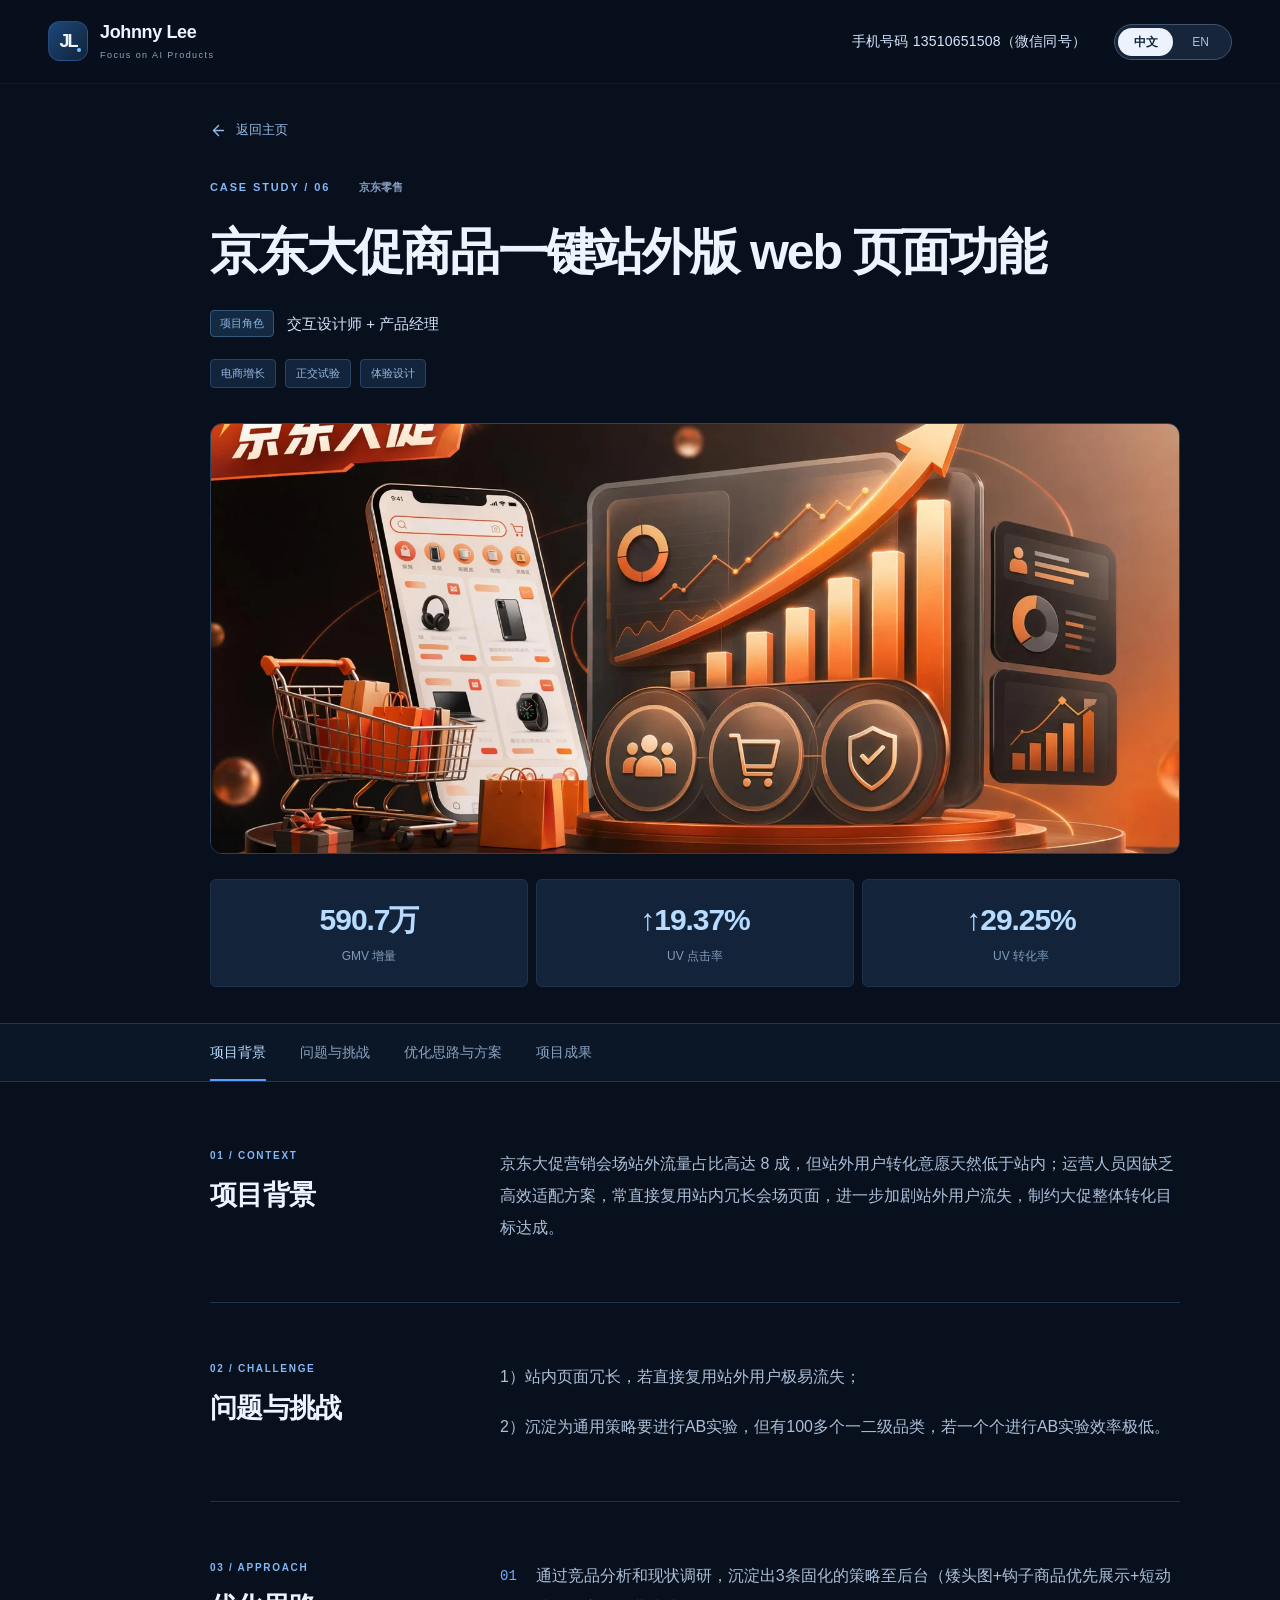
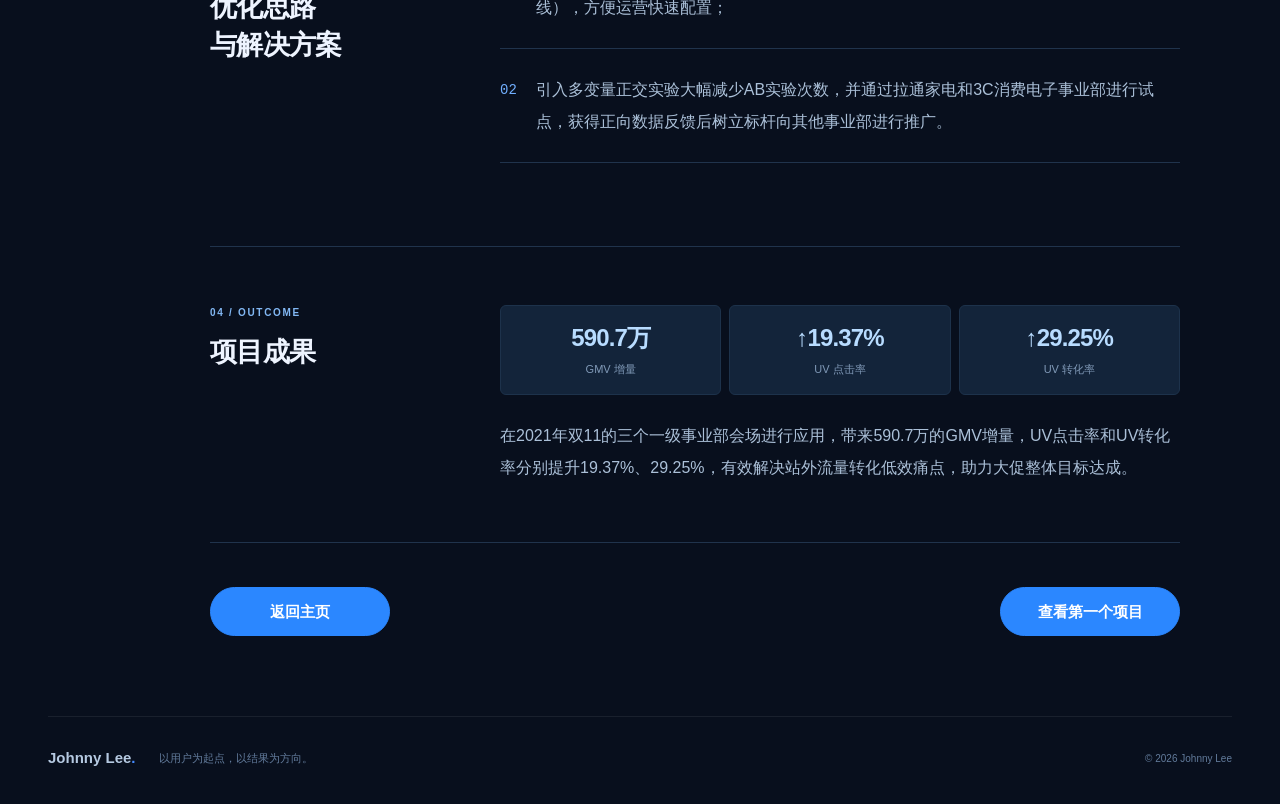
<file: project-jd-campaign.html>
<!DOCTYPE html><html lang="zh-CN"><head><meta charSet="utf-8"/><meta name="viewport" content="width=device-width, initial-scale=1"/><title>Johnny Lee · AI 产品经理 | 个人履历与项目案例</title><meta name="description" content="Johnny Lee 的个人网站：AI 产品策略、用户体验、数据分析与商业化。了解工作经历、六个精选项目及联系方式。"/>
<link rel="stylesheet" href="style.css"><link rel="icon" href="favicon.svg"></head><body class="antialiased"><a href="#main" class="skip-link"><span class="language-zh" lang="zh-CN">跳到主要内容</span><span class="language-en" lang="en">Skip to main content</span></a><header class="site-header"><div class="header-inner"><a href="index.html" class="brand" aria-label="Johnny Lee"><span class="brand-mark">JL<span></span></span><span>Johnny Lee<small>Focus on AI Products</small></span></a><div class="header-right"><a class="header-phone" href="tel:13510651508"><span class="language-zh" lang="zh-CN">手机号码</span><span class="language-en" lang="en">Phone</span> <!-- -->13510651508<span class="language-zh" lang="zh-CN">（微信同号）</span><span class="language-en" lang="en"> (also on WeChat)</span></a><div class="language-switch" role="group" aria-label="Language"><button type="button" data-language="zh" class="active" aria-pressed="true">中文</button><button type="button" data-language="en" aria-pressed="false">EN</button></div></div></div></header><main id="main"><div class="container case-hero"><a href="index.html#projects" class="back-link"><svg xmlns="http://www.w3.org/2000/svg" width="17" height="17" viewBox="0 0 24 24" fill="none" stroke="currentColor" stroke-width="2" stroke-linecap="round" stroke-linejoin="round" class="lucide lucide-arrow-left" aria-hidden="true"><path d="m12 19-7-7 7-7"></path><path d="M19 12H5"></path></svg> <span class="language-zh" lang="zh-CN">返回主页</span><span class="language-en" lang="en">Back to home</span></a><p class="eyebrow">CASE STUDY / <!-- -->06<!-- --> <span class="case-company"><span class="language-zh" lang="zh-CN">京东零售</span><span class="language-en" lang="en">JD Retail</span></span></p><h1><span class="language-zh" lang="zh-CN">京东大促商品一键站外版 web 页面功能</span><span class="language-en" lang="en">JD shopping festivals: one-click external campaign web pages</span></h1><p class="case-role"><span><span class="language-zh" lang="zh-CN">项目角色</span><span class="language-en" lang="en">Role</span></span><span class="language-zh" lang="zh-CN">交互设计师 + 产品经理</span><span class="language-en" lang="en">Interaction Designer + Product Manager</span></p><div class="tag-row"><span><span class="language-zh" lang="zh-CN">电商增长</span><span class="language-en" lang="en">E-commerce growth</span></span><span><span class="language-zh" lang="zh-CN">正交试验</span><span class="language-en" lang="en">Orthogonal testing</span></span><span><span class="language-zh" lang="zh-CN">体验设计</span><span class="language-en" lang="en">UX design</span></span></div><img class="case-cover" src="images/jd.webp" alt="京东大促商品一键站外版 web 页面功能" data-alt-zh="京东大促商品一键站外版 web 页面功能" data-alt-en="JD shopping festivals: one-click external campaign web pages" width="1200" height="600"/><div class="metrics "><div><strong><span class="language-zh" lang="zh-CN">590.7万</span><span class="language-en" lang="en">5.907M</span></strong><span><span class="language-zh" lang="zh-CN">GMV 增量</span><span class="language-en" lang="en">Incremental GMV</span></span></div><div><strong>↑19.37%</strong><span><span class="language-zh" lang="zh-CN">UV 点击率</span><span class="language-en" lang="en">Unique-visitor click-through rate</span></span></div><div><strong>↑29.25%</strong><span><span class="language-zh" lang="zh-CN">UV 转化率</span><span class="language-en" lang="en">Unique-visitor conversion rate</span></span></div></div></div><nav class="case-tabs" aria-label="项目详情目录" data-label-zh="项目详情目录" data-label-en="Case study navigation"><div class="container"><a href="#background" class="active" aria-current="location"><span class="language-zh" lang="zh-CN">项目背景</span><span class="language-en" lang="en">Background</span></a><a href="#challenge" class=""><span class="language-zh" lang="zh-CN">问题与挑战</span><span class="language-en" lang="en">Challenges</span></a><a href="#strategy" class=""><span class="language-zh" lang="zh-CN">优化思路与方案</span><span class="language-en" lang="en">Approach</span></a><a href="#results" class=""><span class="language-zh" lang="zh-CN">项目成果</span><span class="language-en" lang="en">Outcomes</span></a></div></nav><article class="container case-article"><section id="background" class="case-section"><div><span class="eyebrow">01 / CONTEXT</span><h2><span class="language-zh" lang="zh-CN">项目背景</span><span class="language-en" lang="en">Background</span></h2></div><div><p><span class="language-zh" lang="zh-CN">京东大促营销会场站外流量占比高达 8 成，但站外用户转化意愿天然低于站内；运营人员因缺乏高效适配方案，常直接复用站内冗长会场页面，进一步加剧站外用户流失，制约大促整体转化目标达成。</span><span class="language-en" lang="en">External traffic accounted for 80% of JD shopping festival visits, but those visitors had lower purchase intent. Without an efficient adaptation tool, operators often reused long on-site campaign pages, worsening drop-off and limiting conversion.</span></p></div></section><section id="challenge" class="case-section"><div><span class="eyebrow">02 / CHALLENGE</span><h2><span class="language-zh" lang="zh-CN">问题与挑战</span><span class="language-en" lang="en">Challenges</span></h2></div><div class="challenge-list"><p><span class="language-zh" lang="zh-CN">1）站内页面冗长，若直接复用站外用户极易流失；</span><span class="language-en" lang="en">1) Long internal campaign pages risked losing external visitors when reused without adaptation.</span></p><p><span class="language-zh" lang="zh-CN">2）沉淀为通用策略要进行AB实验，但有100多个一二级品类，若一个个进行AB实验效率极低。</span><span class="language-en" lang="en">2) Validating reusable strategies with separate A/B tests across more than 100 categories and subcategories would be extremely inefficient.</span></p></div></section><section id="strategy" class="case-section"><div><span class="eyebrow">03 / APPROACH</span><h2><span class="language-zh" lang="zh-CN">优化思路</span><span class="language-en" lang="en">Approach</span><br/><span class="language-zh" lang="zh-CN">与解决方案</span><span class="language-en" lang="en">and solutions</span></h2></div><div class="strategy-list"><div><span>0<!-- -->1</span><p><span class="language-zh" lang="zh-CN">通过竞品分析和现状调研，沉淀出3条固化的策略至后台（矮头图+钩子商品优先展示+短动线），方便运营快速配置；</span><span class="language-en" lang="en">Used competitor analysis and research to establish three reusable backend strategies: shorter hero images, priority placement of hook products, and shorter user journeys.</span></p></div><div><span>0<!-- -->2</span><p><span class="language-zh" lang="zh-CN">引入多变量正交实验大幅减少AB实验次数，并通过拉通家电和3C消费电子事业部进行试点，获得正向数据反馈后树立标杆向其他事业部进行推广。</span><span class="language-en" lang="en">Introduced multivariable orthogonal experiments to reduce the number of A/B tests. Piloted with home appliances and 3C consumer electronics, then expanded to other business units after positive results.</span></p></div><div class="case-media"></div></div></section><section id="results" class="case-section results-section"><div><span class="eyebrow">04 / OUTCOME</span><h2><span class="language-zh" lang="zh-CN">项目成果</span><span class="language-en" lang="en">Outcomes</span></h2></div><div><div class="metrics "><div><strong><span class="language-zh" lang="zh-CN">590.7万</span><span class="language-en" lang="en">5.907M</span></strong><span><span class="language-zh" lang="zh-CN">GMV 增量</span><span class="language-en" lang="en">Incremental GMV</span></span></div><div><strong>↑19.37%</strong><span><span class="language-zh" lang="zh-CN">UV 点击率</span><span class="language-en" lang="en">Unique-visitor click-through rate</span></span></div><div><strong>↑29.25%</strong><span><span class="language-zh" lang="zh-CN">UV 转化率</span><span class="language-en" lang="en">Unique-visitor conversion rate</span></span></div></div><p><span class="language-zh" lang="zh-CN">在2021年双11的三个一级事业部会场进行应用，带来590.7万的GMV增量，UV点击率和UV转化率分别提升19.37%、29.25%，有效解决站外流量转化低效痛点，助力大促整体目标达成。</span><span class="language-en" lang="en">Applied at three primary business-unit venues during the 2021 Singles’ Day campaign, generating RMB 5.907 million in incremental GMV and increasing unique-visitor click-through and conversion rates by 19.37% and 29.25%, respectively.</span></p></div></section></article><div class="container case-actions"><a href="index.html#projects" class="case-action-button"><span class="language-zh" lang="zh-CN">返回主页</span><span class="language-en" lang="en">Back to home</span></a><a href="project-dreamface-avatar.html" class="case-action-button" aria-label="查看第一个项目：Dreamface web端avatar新玩法落地提升作品下载率" data-label-zh="查看第一个项目：Dreamface web端avatar新玩法落地提升作品下载率" data-label-en="View first project: DreamFace web Avatar: launching a new experience to increase downloads"><span class="language-zh" lang="zh-CN">查看第一个项目</span><span class="language-en" lang="en">View first project</span></a></div></main><footer class="site-footer"><div><span class="footer-brand">Johnny Lee<span class="blue-dot">.</span></span><span><span class="language-zh" lang="zh-CN">以用户为起点，以结果为方向。</span><span class="language-en" lang="en">Start with users. Deliver outcomes.</span></span></div><div><small>© <!-- -->2026<!-- --> Johnny Lee</small></div></footer><button class="back-top " aria-label="返回顶部" data-label-zh="返回顶部" data-label-en="Back to top" tabindex="-1"><svg xmlns="http://www.w3.org/2000/svg" width="19" height="19" viewBox="0 0 24 24" fill="none" stroke="currentColor" stroke-width="2" stroke-linecap="round" stroke-linejoin="round" class="lucide lucide-arrow-up" aria-hidden="true"><path d="m5 12 7-7 7 7"></path><path d="M12 19V5"></path></svg></button><script src="language.js"></script><script src="preview.js"></script></body></html>
</file>
